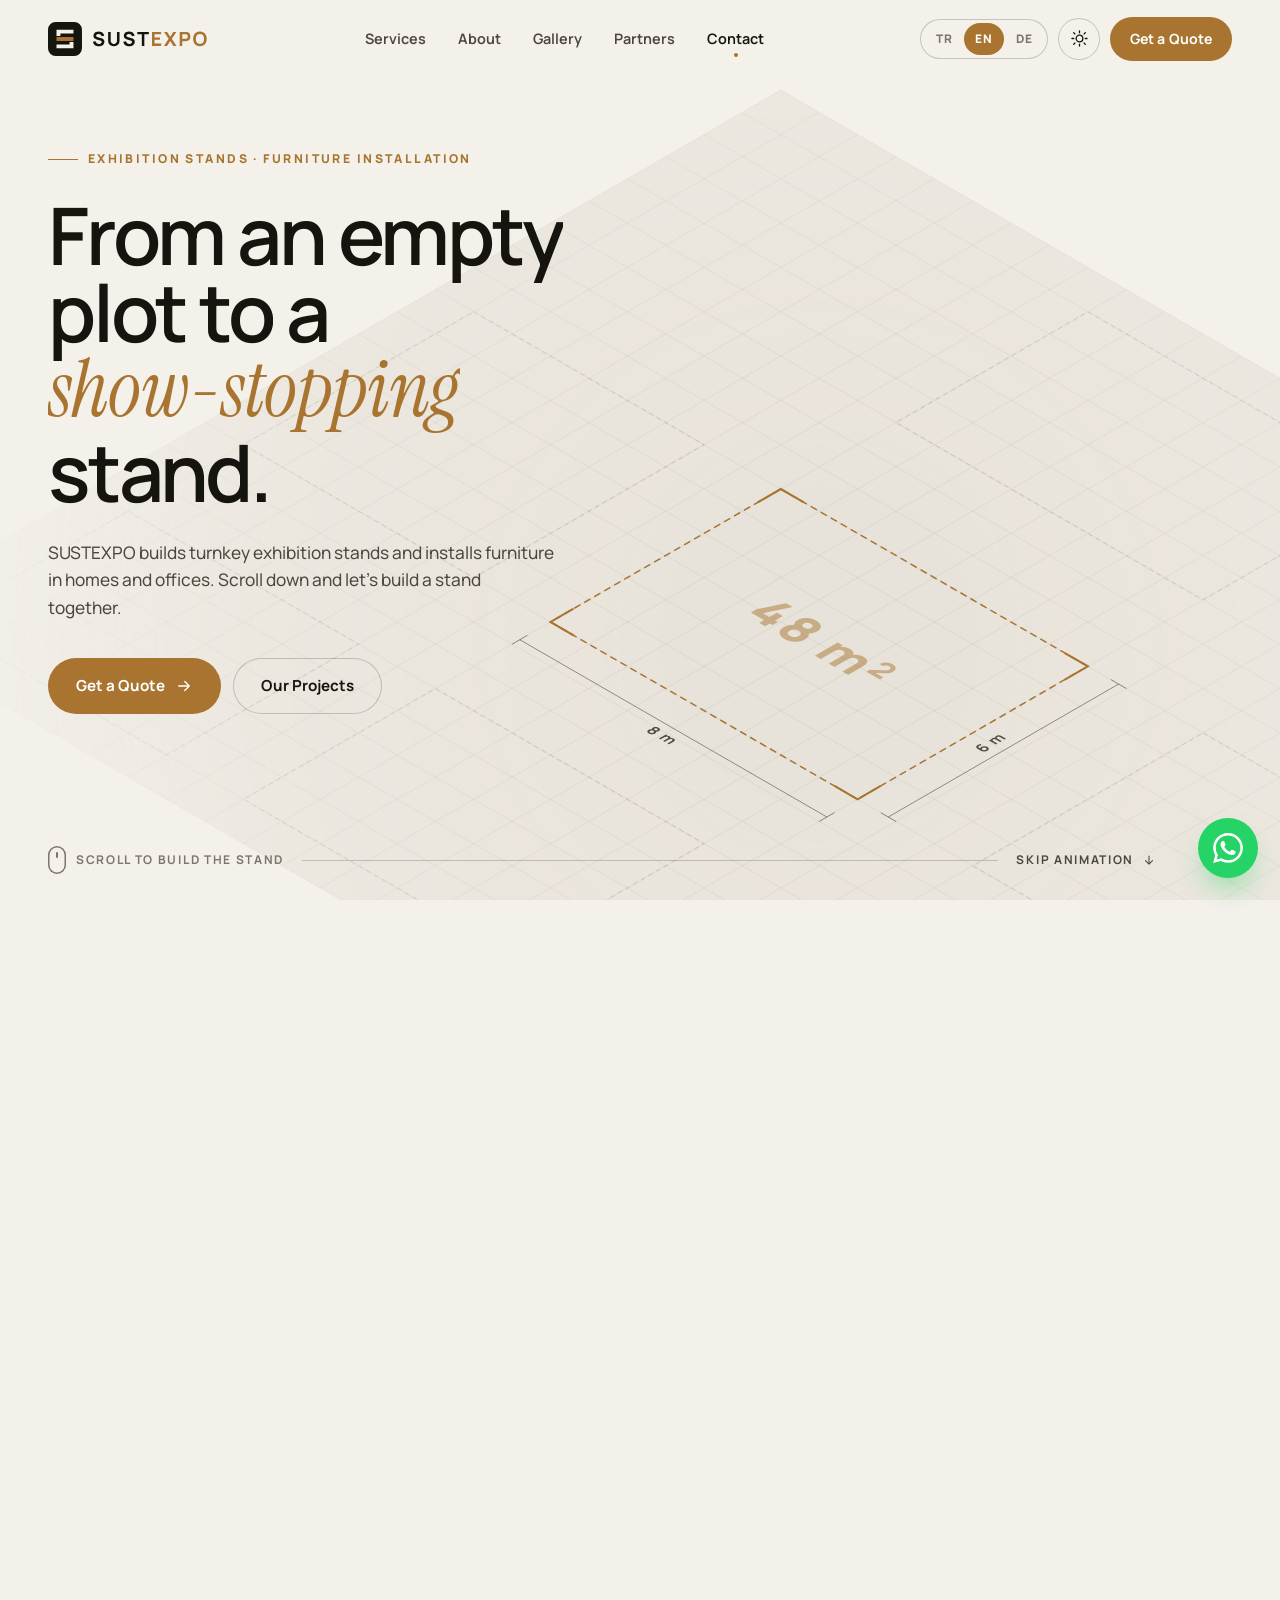
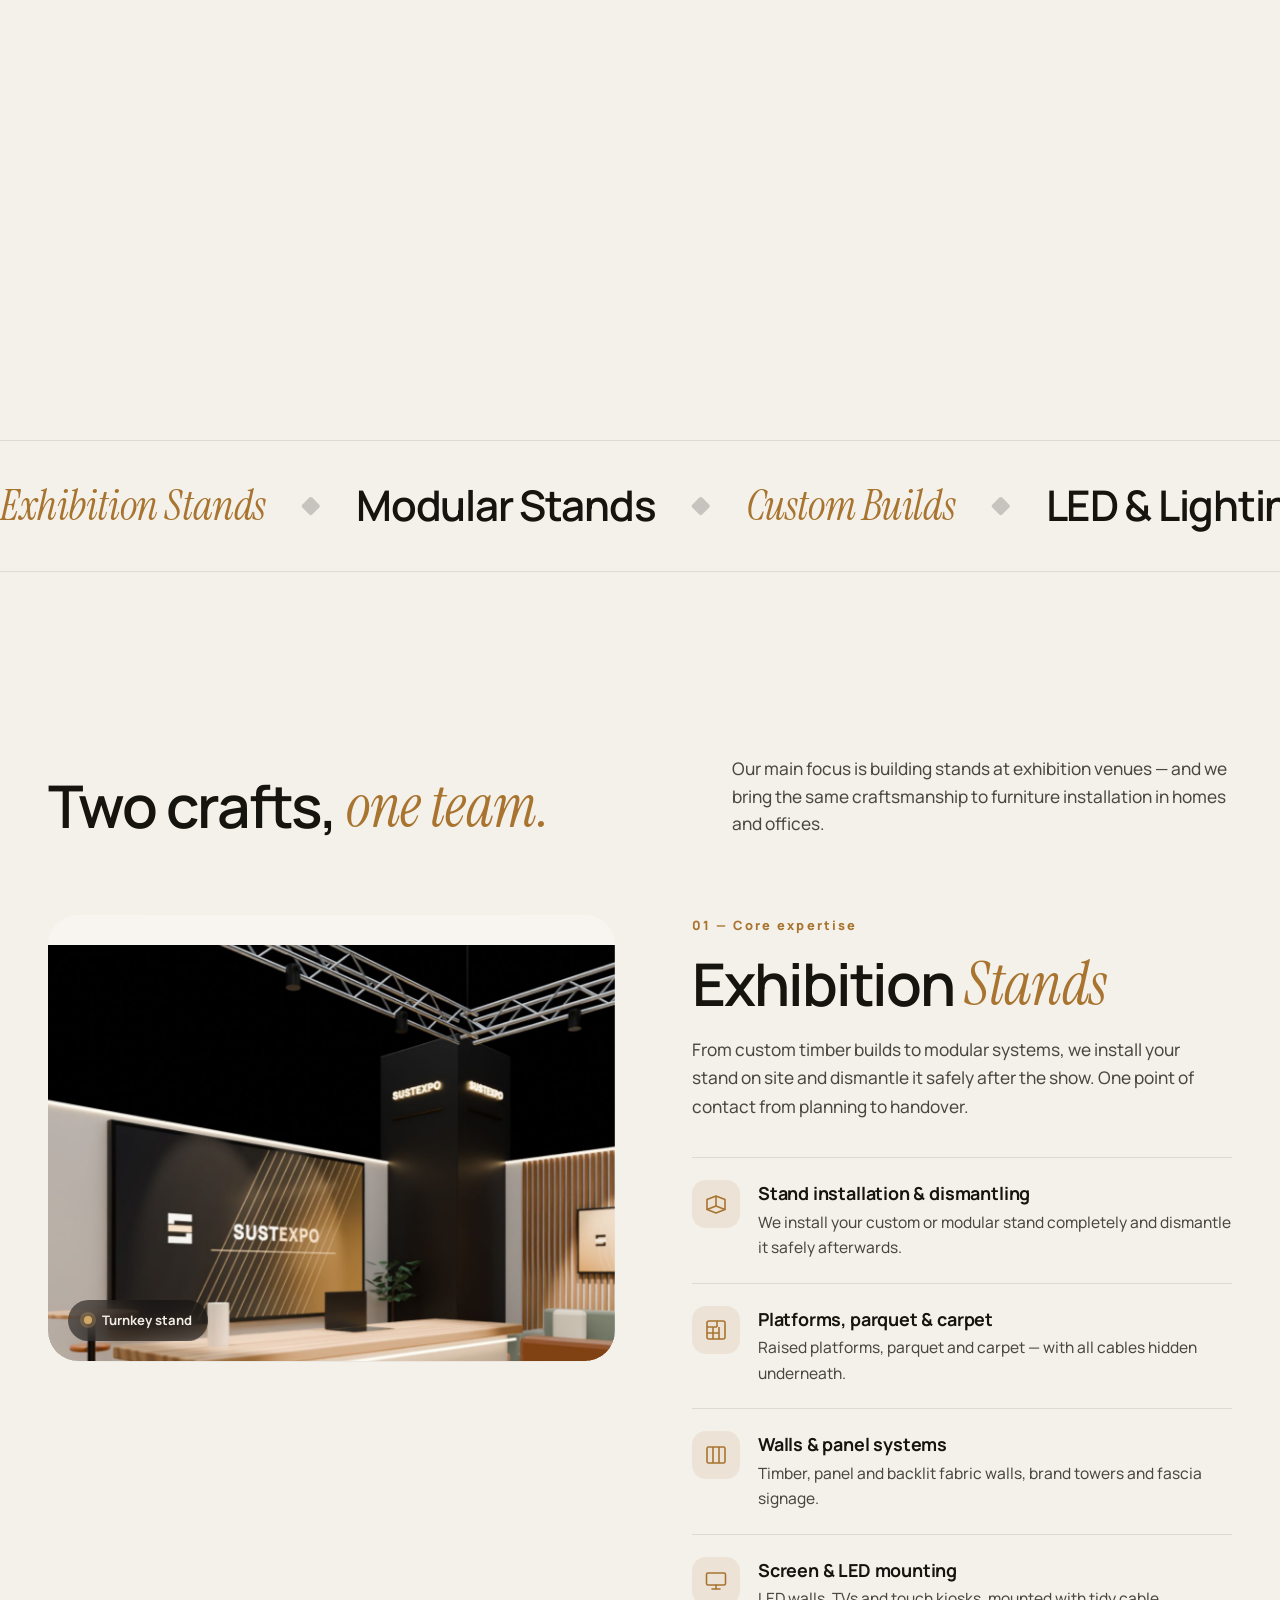
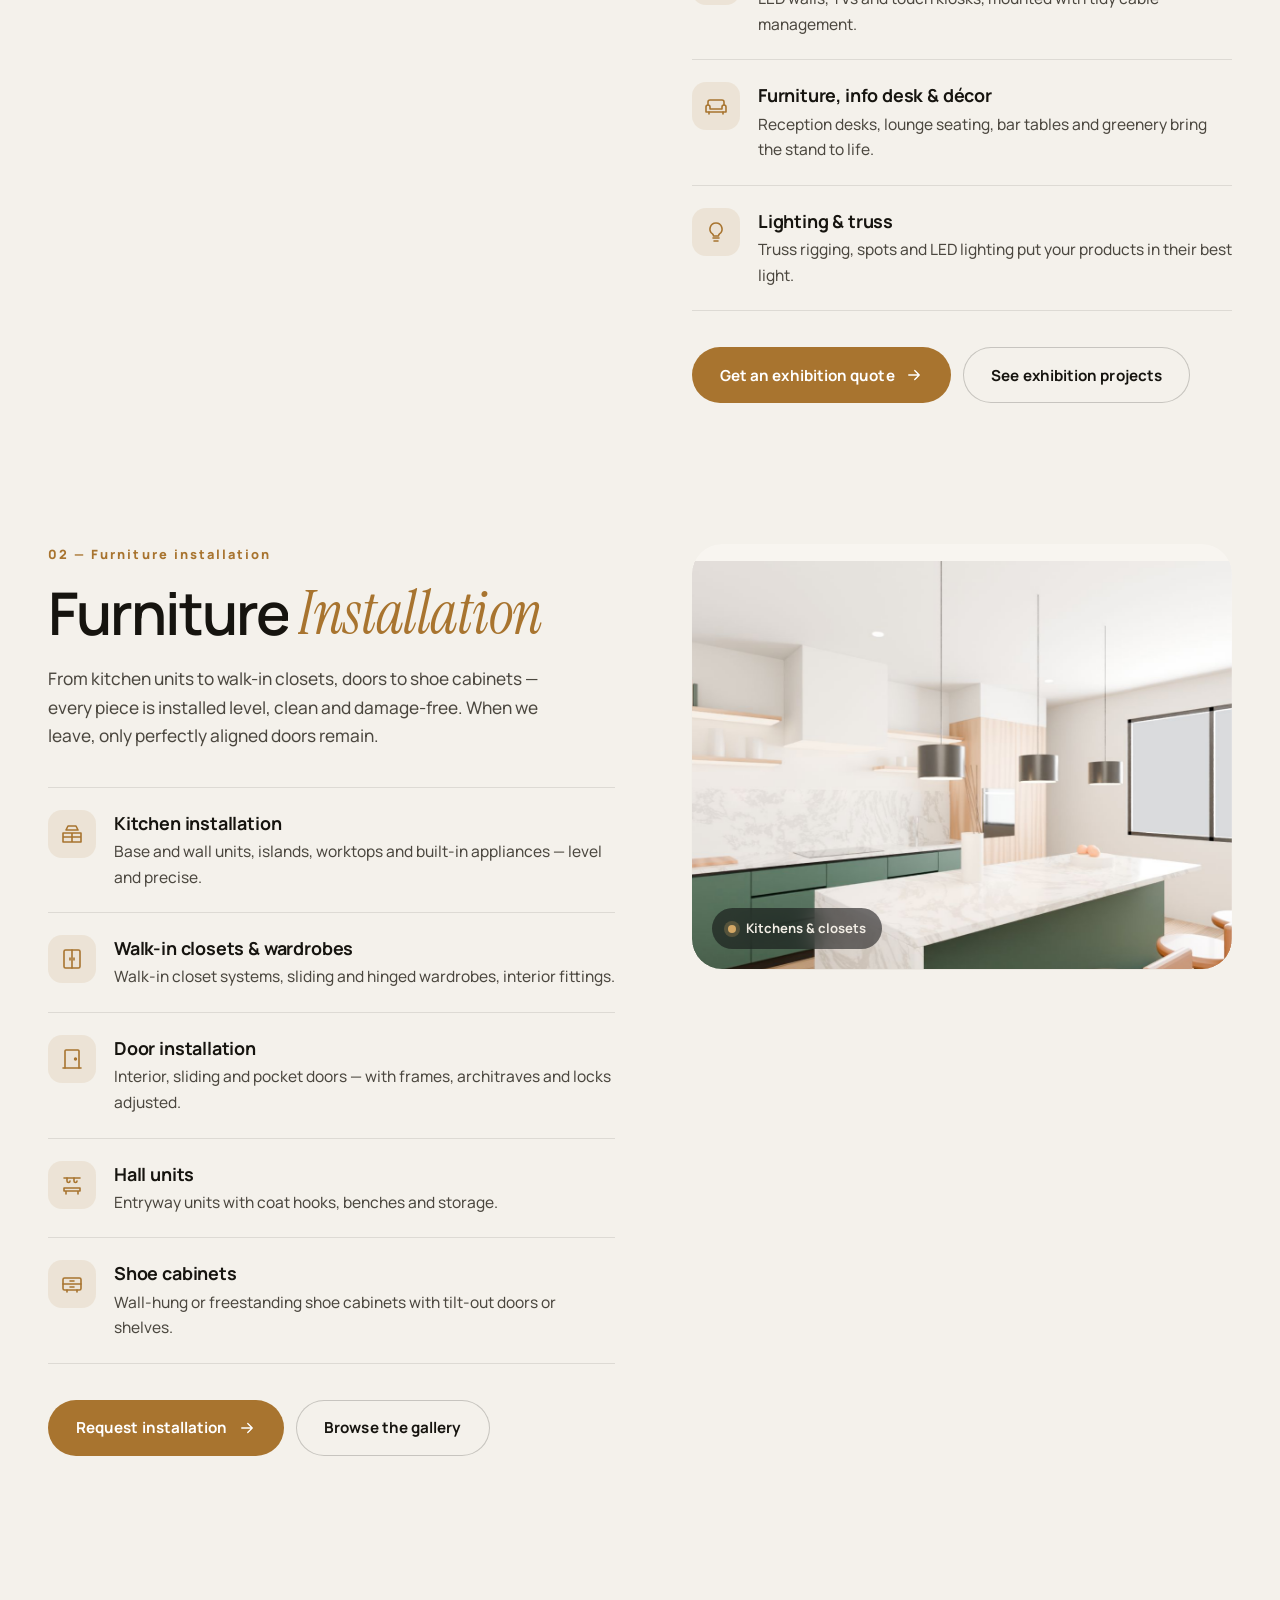
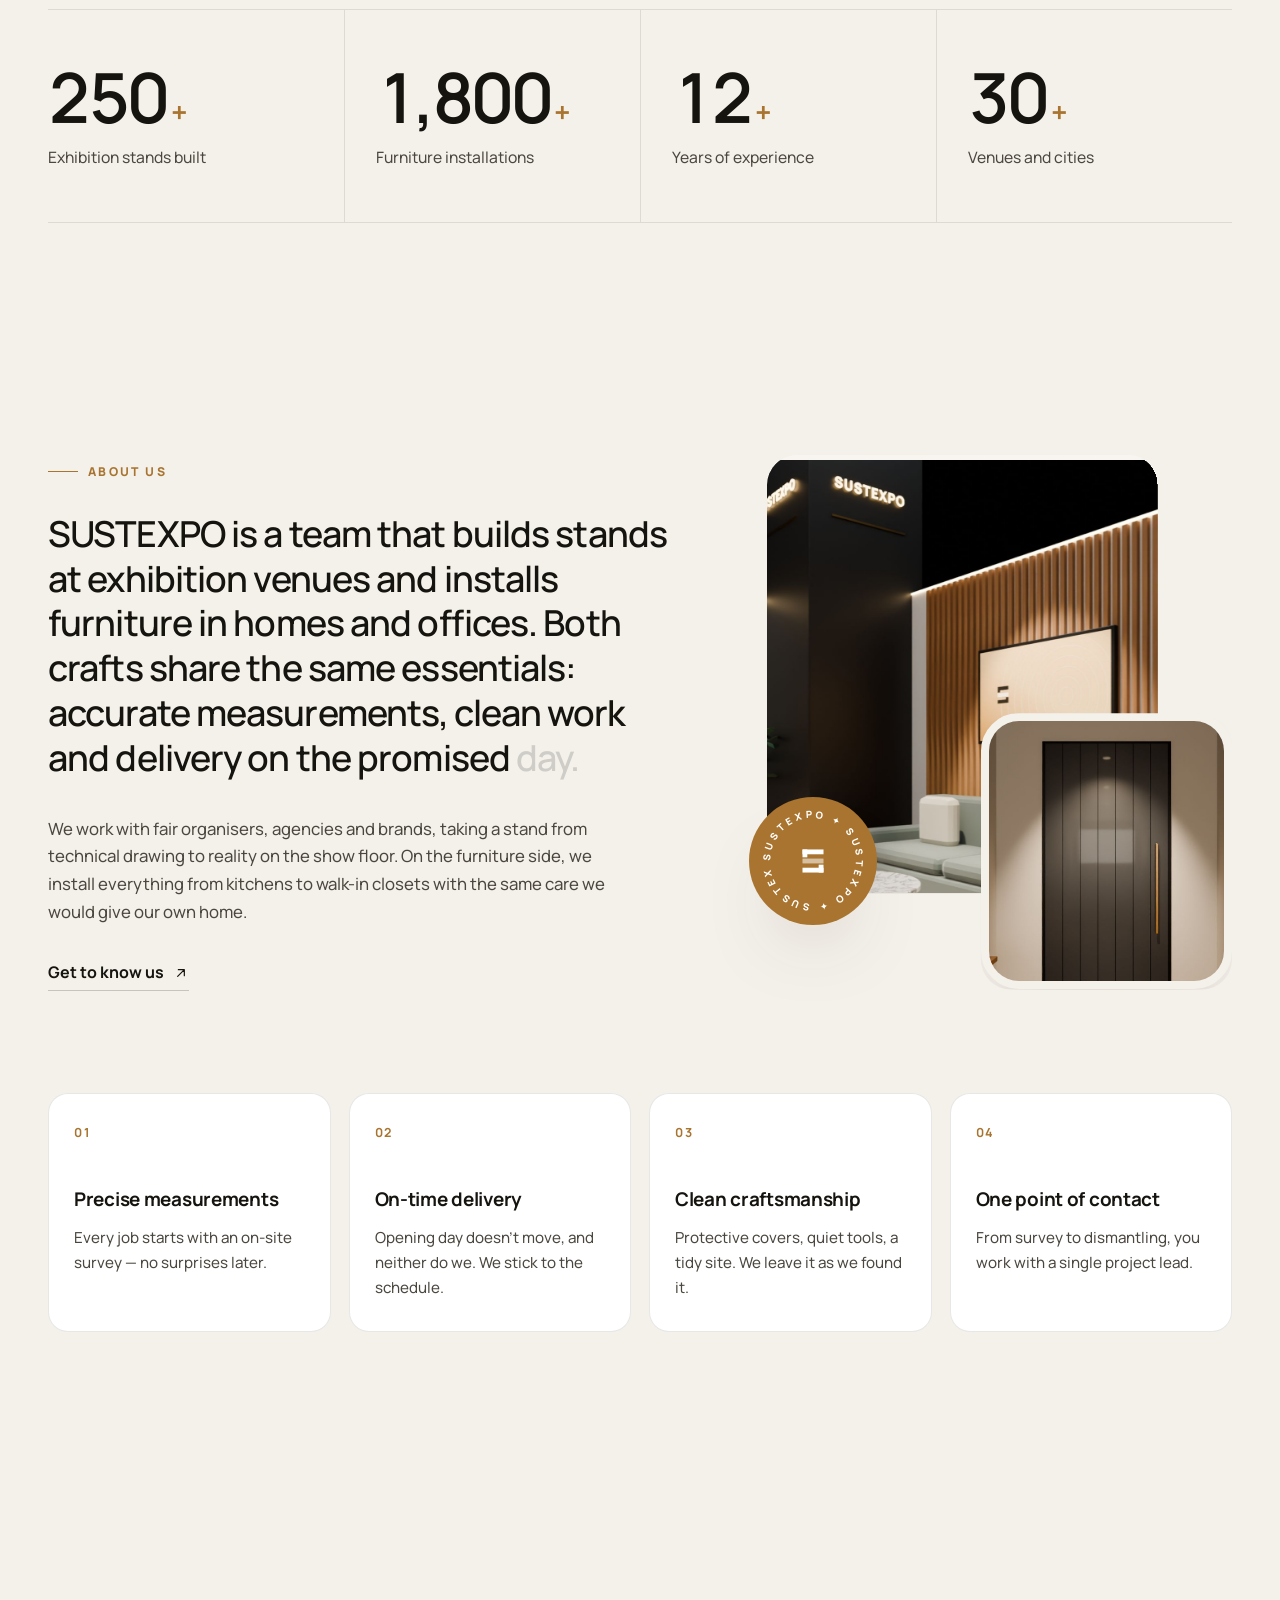
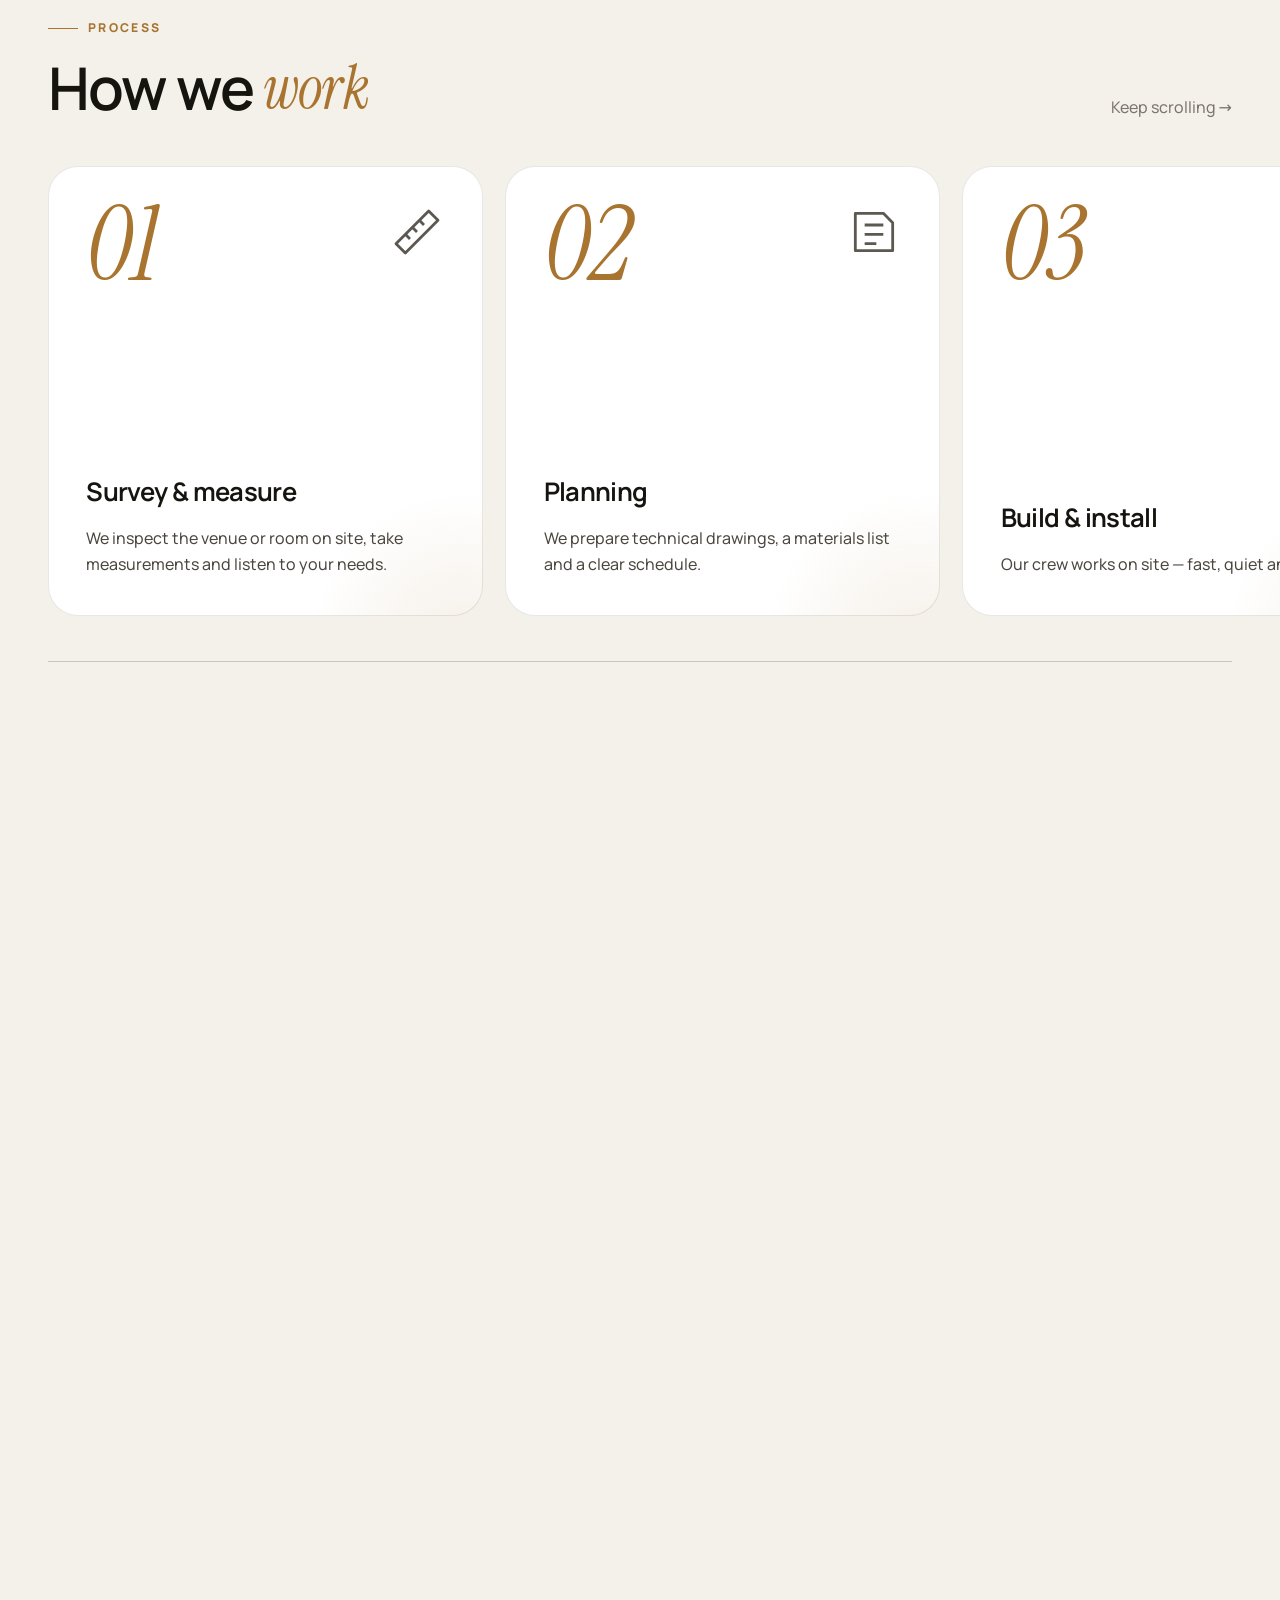
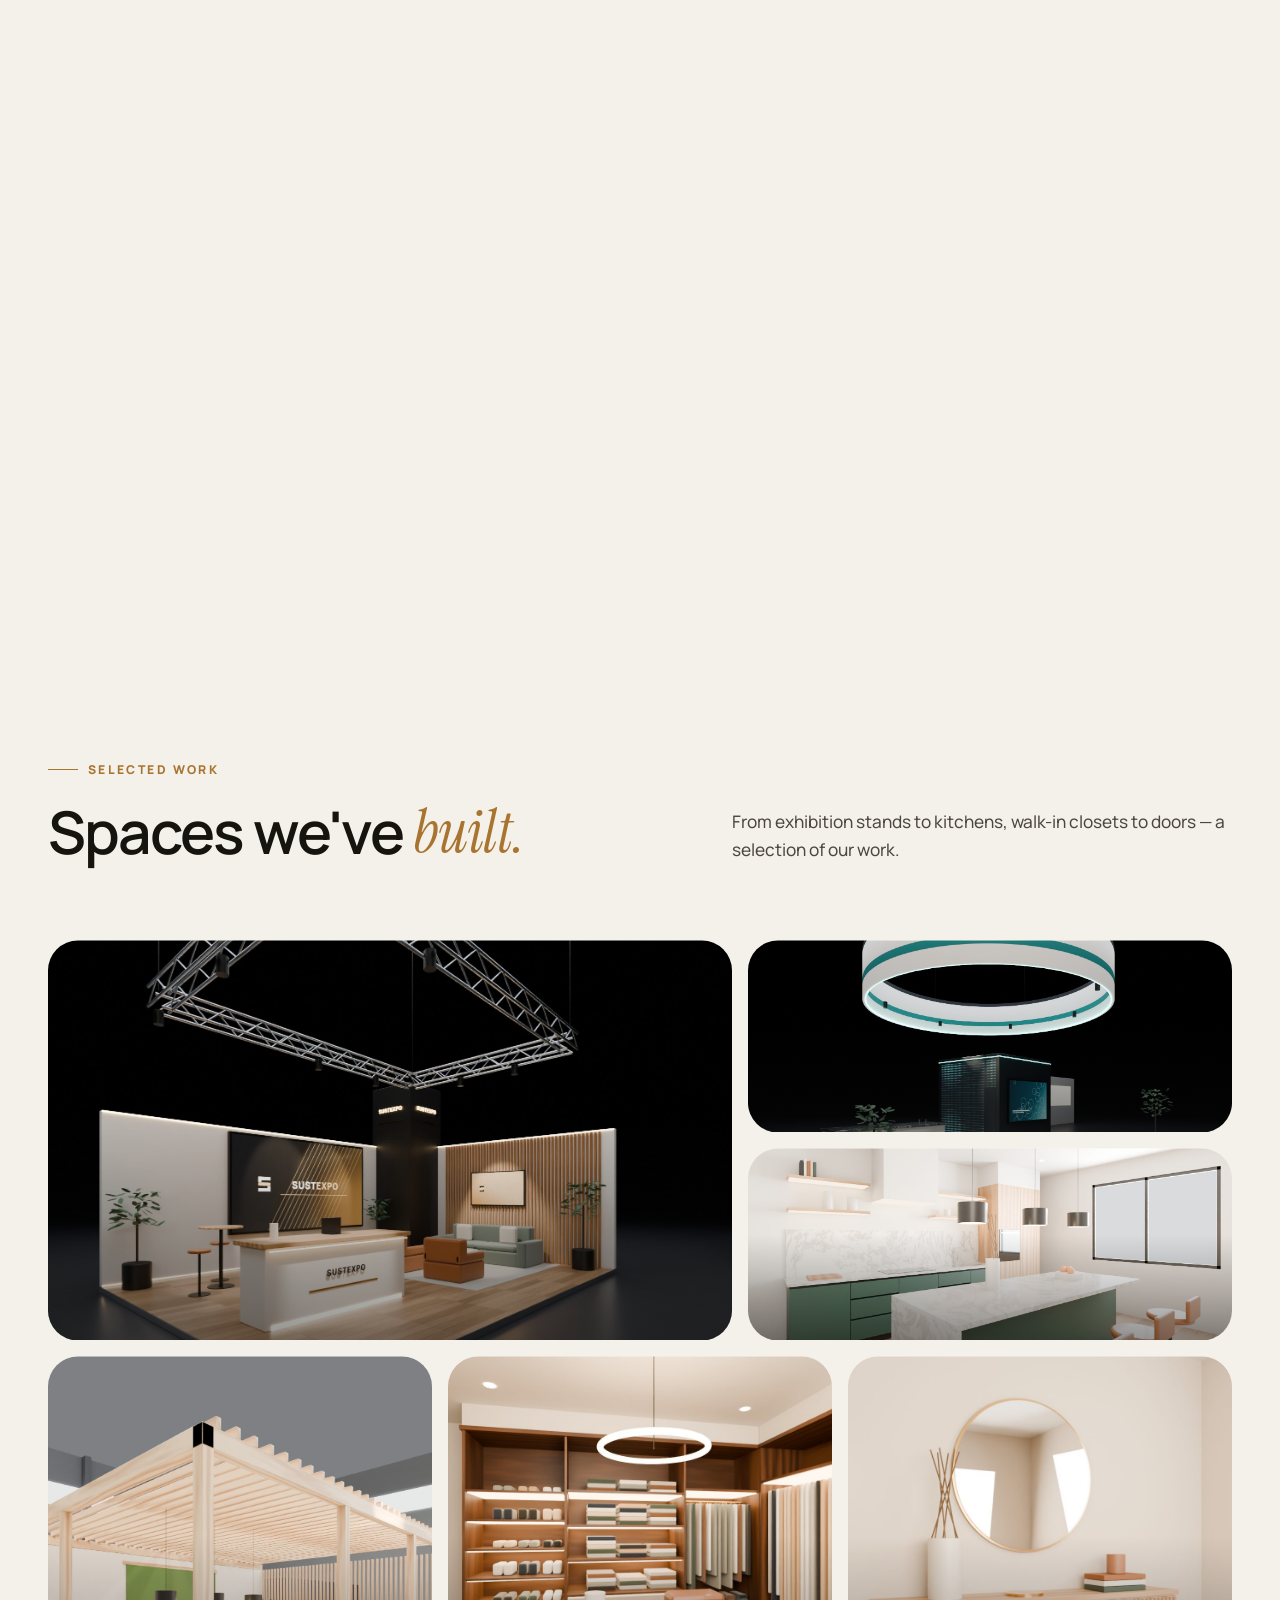
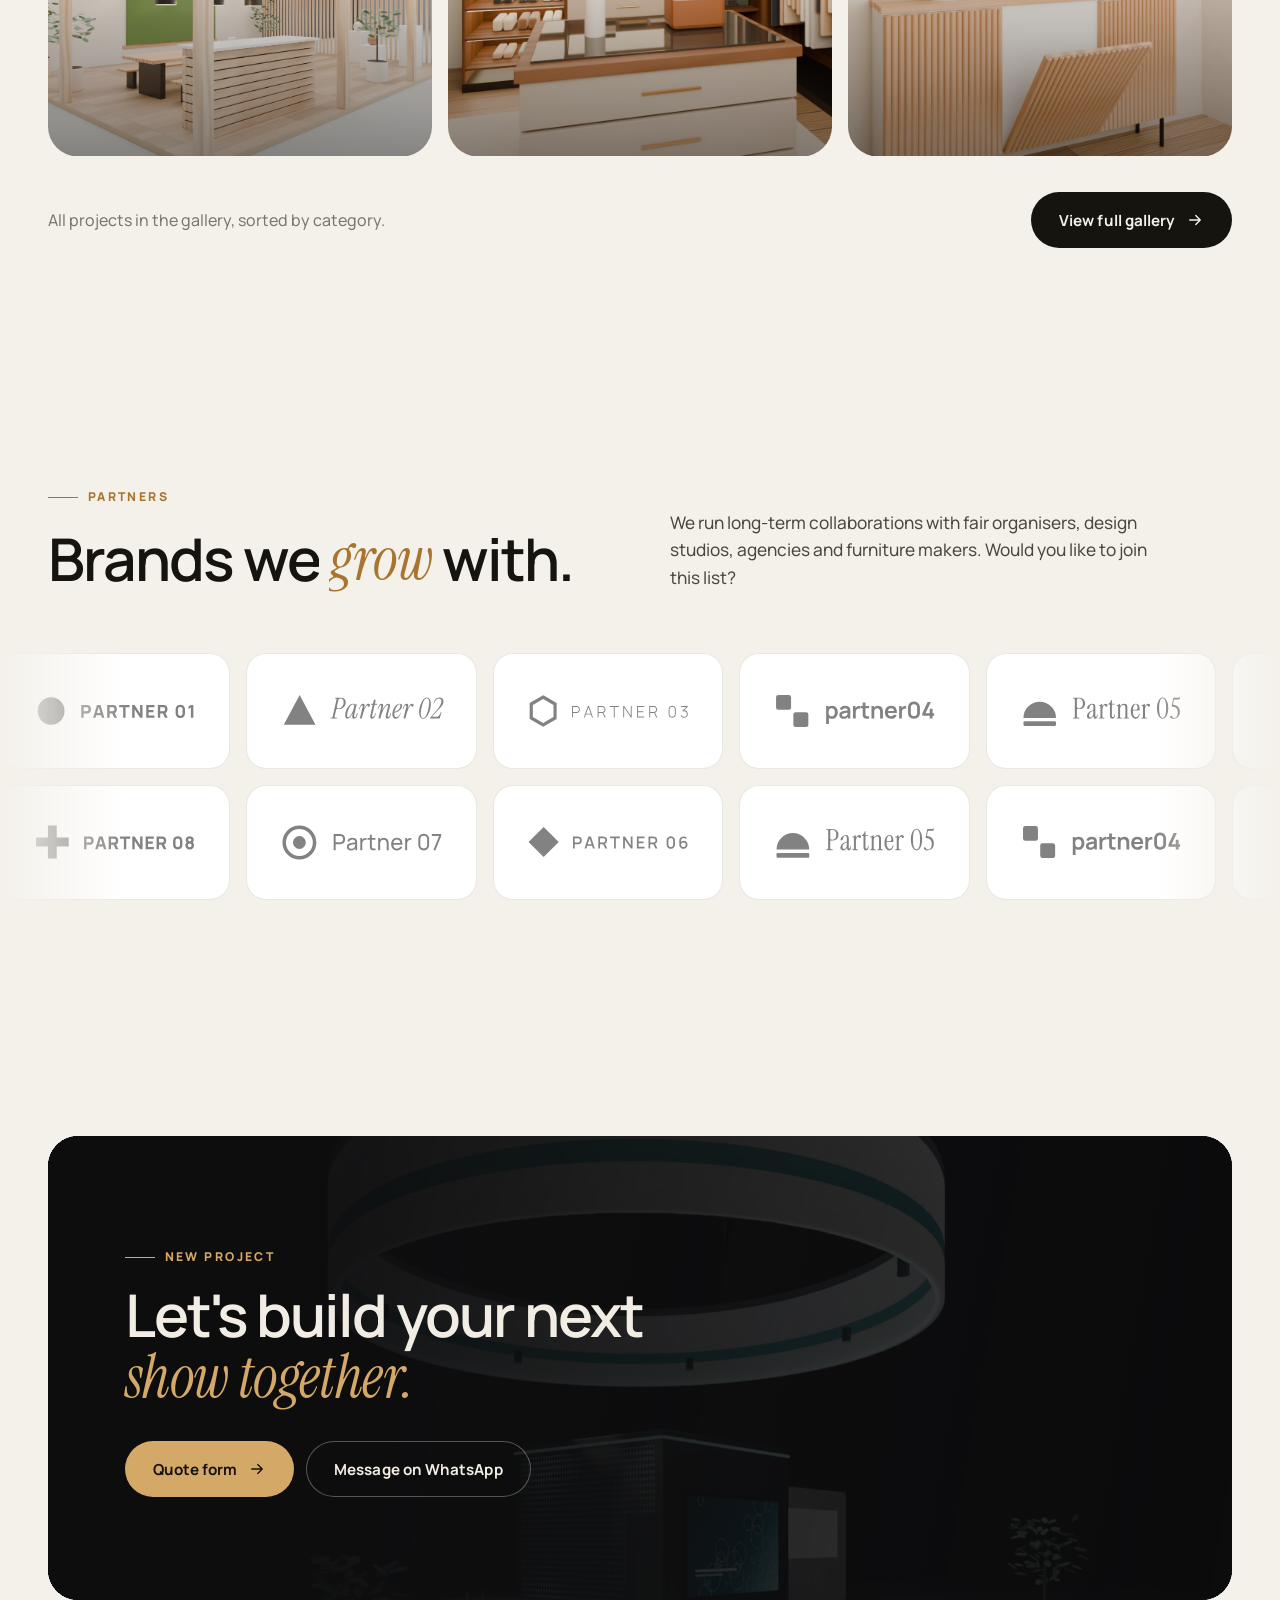
<file: index.html>
<!doctype html>
<!--
  =====================================================================
  SUSTEXPO — Ana sayfa
  ---------------------------------------------------------------------
  DÜZENLEME İPUÇLARI (ayrıntılar: NASIL-DUZENLENIR.txt)
  • Değiştirmeniz gereken yerler "[DÜZENLE]" notuyla işaretlidir (Ctrl+F).
  • Her metin üç dilde yan yana yazılıdır:
        <span lang="tr">Türkçe</span>
        <span lang="en">English</span>
        <span lang="de">Deutsch</span>
    Bir metni değiştirirken üç dilini de güncelleyin.
  • Etiket içine yazılamayan metinler (sekme başlığı, kutu içi silik
    yazılar) data-tr / data-en / data-de ile yazılır.
  • data-default-lang="en": ziyaretçinin tarayıcı dili TR/EN/DE değilse
    açılacak dil. Türkçe açılsın isterseniz "tr" yapın.
  =====================================================================
-->
<html lang="tr" data-lang="tr" data-theme="dark" data-langs="tr,en,de" data-default-lang="en">
<head>
  <meta charset="utf-8">
  <meta name="viewport" content="width=device-width, initial-scale=1, viewport-fit=cover">
  <title data-tr="SUSTEXPO — Fuar Stand Kurulumu ve Mobilya Montajı" data-en="SUSTEXPO — Exhibition Stands & Furniture Installation" data-de="SUSTEXPO — Messestandbau & Möbelmontage">SUSTEXPO — Fuar Stand Kurulumu ve Mobilya Montajı</title>
  <meta name="description" content="SUSTEXPO; fuar alanlarında anahtar teslim stand kurulumu ve mutfak, giyinme odası, kapı, vestiyer, ayakkabılık montajı yapar."
        data-tr="SUSTEXPO; fuar alanlarında anahtar teslim stand kurulumu ve mutfak, giyinme odası, kapı, vestiyer, ayakkabılık montajı yapar."
        data-en="SUSTEXPO builds turnkey exhibition stands and installs kitchens, walk-in closets, doors, hall units and shoe cabinets."
        data-de="SUSTEXPO baut schlüsselfertige Messestände und montiert Küchen, Ankleidezimmer, Türen, Garderoben und Schuhschränke.">
  <meta name="theme-color" content="#0E0E0F">
  <meta property="og:type" content="website">
  <meta property="og:title" content="SUSTEXPO — Fuar Stand Kurulumu ve Mobilya Montajı">
  <meta property="og:description" content="Boş bir alandan göz alıcı bir standa. Fuar stand kurulumu ve mobilya montajı.">
  <!-- [DÜZENLE] Siteyi yayına aldığınızda başına alan adınızı yazın: https://www.siteniz.com/assets/images/site/og-image.jpg -->
  <meta property="og:image" content="assets/images/site/og-image.jpg">
  <link rel="icon" href="assets/images/favicon.svg" type="image/svg+xml">
  <link rel="icon" href="assets/images/favicon-32.png" type="image/png" sizes="32x32">
  <link rel="apple-touch-icon" href="assets/images/apple-touch-icon.png">
  <link rel="stylesheet" href="assets/css/style.css">
  <script src="assets/js/head.js"></script>
</head>
<body>
  <a class="skip-link" href="#hizmetler"><span lang="tr">İçeriğe geç</span><span lang="en">Skip to content</span><span lang="de">Zum Inhalt</span></a>

  <!-- Açılış animasyonu -->
  <div class="preloader" aria-hidden="true">
    <div class="preloader__mark">
      <svg viewBox="0 0 40 40"><rect x="10" y="9" width="20" height="4.6" fill="currentColor"/><rect x="10" y="9" width="4.6" height="7.5" fill="currentColor"/><rect x="10" y="17.7" width="20" height="4.6" fill="var(--accent)"/><rect x="25.4" y="23.5" width="4.6" height="7.5" fill="currentColor"/><rect x="10" y="26.4" width="20" height="4.6" fill="currentColor"/></svg>
      <div class="preloader__word"><span>SUST<b>EXPO</b></span></div>
    </div>
  </div>
  <div class="scroll-line" aria-hidden="true"></div>
  <div class="cursor" aria-hidden="true">
    <div class="cursor__ring"><span class="cursor__label"><span lang="tr">Görüntüle</span><span lang="en">View</span><span lang="de">Ansehen</span></span></div>
    <div class="cursor__dot"></div>
  </div>

  <!-- ================================================================ ÜST MENÜ -->
  <header class="header">
    <div class="container header__inner">
      <a class="brand" href="#top" aria-label="SUSTEXPO">
        <!-- [DÜZENLE] Kendi logonuz için bu iki dosyayı değiştirin (koyu zemin / açık zemin) -->
        <img class="logo-on-dark" src="assets/images/logo-light.svg" alt="SUSTEXPO" width="190" height="40">
        <img class="logo-on-light" src="assets/images/logo-dark.svg" alt="SUSTEXPO" width="190" height="40">
      </a>
      <nav class="nav" aria-label="Ana menü">
        <a href="#hizmetler"><span lang="tr">Hizmetler</span><span lang="en">Services</span><span lang="de">Leistungen</span></a>
        <a href="#hakkimizda"><span lang="tr">Hakkımızda</span><span lang="en">About</span><span lang="de">Über uns</span></a>
        <a href="galeri.html"><span lang="tr">Galeri</span><span lang="en">Gallery</span><span lang="de">Galerie</span></a>
        <a href="#is-ortaklari"><span lang="tr">İş Ortakları</span><span lang="en">Partners</span><span lang="de">Partner</span></a>
        <a href="#iletisim"><span lang="tr">İletişim</span><span lang="en">Contact</span><span lang="de">Kontakt</span></a>
      </nav>
      <div class="header__tools">
        <div class="lang" role="group" aria-label="Dil / Language / Sprache">
          <span class="lang__pill" aria-hidden="true"></span>
          <button type="button" data-set-lang="tr" aria-pressed="true" title="Türkçe">TR</button>
          <button type="button" data-set-lang="en" aria-pressed="false" title="English">EN</button>
          <button type="button" data-set-lang="de" aria-pressed="false" title="Deutsch">DE</button>
        </div>
        <button type="button" class="icon-btn theme-toggle" data-tr="Temayı değiştir" data-en="Switch theme" data-de="Design wechseln" aria-label="Temayı değiştir">
          <svg class="i-moon" viewBox="0 0 24 24" fill="none" stroke="currentColor" stroke-width="1.7" stroke-linecap="round" stroke-linejoin="round"><path d="M20.5 14.2A8.5 8.5 0 1 1 9.8 3.5a6.8 6.8 0 0 0 10.7 10.7z"/></svg>
          <svg class="i-sun" viewBox="0 0 24 24" fill="none" stroke="currentColor" stroke-width="1.7" stroke-linecap="round"><circle cx="12" cy="12" r="4.2"/><path d="M12 2.5v2.2M12 19.3v2.2M4.6 4.6l1.6 1.6M17.8 17.8l1.6 1.6M2.5 12h2.2M19.3 12h2.2M4.6 19.4l1.6-1.6M17.8 6.2l1.6-1.6"/></svg>
        </button>
        <a class="btn btn--accent btn--sm header__cta" href="#iletisim"><span lang="tr">Teklif Al</span><span lang="en">Get a Quote</span><span lang="de">Angebot</span></a>
        <button type="button" class="icon-btn menu-btn" aria-expanded="false" data-tr="Menü" data-en="Menu" data-de="Menü" aria-label="Menü"><span></span><span></span></button>
      </div>
    </div>
  </header>

  <!-- Mobil menü -->
  <div class="mnav">
    <ul class="mnav__links">
      <li><a href="#hizmetler"><small>01</small><span lang="tr">Hizmetler</span><span lang="en">Services</span><span lang="de">Leistungen</span></a></li>
      <li><a href="#hakkimizda"><small>02</small><span lang="tr">Hakkımızda</span><span lang="en">About</span><span lang="de">Über uns</span></a></li>
      <li><a href="galeri.html"><small>03</small><span lang="tr">Galeri</span><span lang="en">Gallery</span><span lang="de">Galerie</span></a></li>
      <li><a href="#is-ortaklari"><small>04</small><span lang="tr">İş Ortakları</span><span lang="en">Partners</span><span lang="de">Partner</span></a></li>
      <li><a href="#iletisim"><small>05</small><span lang="tr">İletişim</span><span lang="en">Contact</span><span lang="de">Kontakt</span></a></li>
    </ul>
    <div class="mnav__foot">
      <div class="lang" role="group" aria-label="Dil / Language / Sprache">
        <span class="lang__pill" aria-hidden="true"></span>
        <button type="button" data-set-lang="tr" aria-pressed="true">TR</button>
        <button type="button" data-set-lang="en" aria-pressed="false">EN</button>
        <button type="button" data-set-lang="de" aria-pressed="false">DE</button>
      </div>
      <button type="button" class="icon-btn theme-toggle" data-tr="Temayı değiştir" data-en="Switch theme" data-de="Design wechseln" aria-label="Temayı değiştir">
        <svg class="i-moon" viewBox="0 0 24 24" fill="none" stroke="currentColor" stroke-width="1.7" stroke-linecap="round" stroke-linejoin="round"><path d="M20.5 14.2A8.5 8.5 0 1 1 9.8 3.5a6.8 6.8 0 0 0 10.7 10.7z"/></svg>
        <svg class="i-sun" viewBox="0 0 24 24" fill="none" stroke="currentColor" stroke-width="1.7" stroke-linecap="round"><circle cx="12" cy="12" r="4.2"/><path d="M12 2.5v2.2M12 19.3v2.2M4.6 4.6l1.6 1.6M17.8 17.8l1.6 1.6M2.5 12h2.2M19.3 12h2.2M4.6 19.4l1.6-1.6M17.8 6.2l1.6-1.6"/></svg>
      </button>
      <a class="btn btn--accent btn--sm" href="#iletisim"><span lang="tr">Teklif Al</span><span lang="en">Get a Quote</span><span lang="de">Angebot</span></a>
    </div>
  </div>

  <main id="main">

    <!-- ================================================================
         1) KAYDIRDIKÇA KURULAN FUAR STANDI
         Animasyon assets/js/stand-builder.js dosyasındadır.
         Aşağıdaki metinleri (başlık ve 8 adım) buradan değiştirebilirsiniz.
         ================================================================ -->
    <section class="build" id="top" data-build>
      <div class="build__sticky">
        <canvas class="build__canvas" aria-hidden="true"></canvas>

        <div class="build__hero">
          <div class="container">
            <div class="build__hero-inner">
              <p class="eyebrow" data-reveal="fade" style="--d:650"><span lang="tr">Fuar Stand Kurulumu · Mobilya Montajı</span><span lang="en">Exhibition Stands · Furniture Installation</span><span lang="de">Messestandbau · Möbelmontage</span></p>
              <h1 class="display" data-split style="--d:700">
                <span lang="tr">Boş bir alandan <em>göz alıcı</em> bir standa.</span>
                <span lang="en">From an empty plot to a <em>show-stopping</em> stand.</span>
                <span lang="de">Von der leeren Fläche zum <em>Messestand,</em> der begeistert.</span>
              </h1>
              <p class="lead" data-reveal style="--d:1000">
                <span lang="tr">SUSTEXPO; fuar alanlarında anahtar teslim stand kurar, evlerde ve ofislerde mobilya montajı yapar. Aşağı kaydırın, standı birlikte kuralım.</span>
                <span lang="en">SUSTEXPO builds turnkey exhibition stands and installs furniture in homes and offices. Scroll down and let's build a stand together.</span>
                <span lang="de">SUSTEXPO baut schlüsselfertige Messestände und montiert Möbel in Wohnungen und Büros. Scrollen Sie – wir bauen gemeinsam einen Stand.</span>
              </p>
              <div class="build__cta" data-reveal style="--d:1150">
                <a class="btn btn--accent" href="#iletisim"><span lang="tr">Teklif Alın</span><span lang="en">Get a Quote</span><span lang="de">Angebot anfordern</span><svg viewBox="0 0 24 24" fill="none" stroke="currentColor" stroke-width="1.8" stroke-linecap="round" stroke-linejoin="round"><path d="M5 12h14M13 6l6 6-6 6"/></svg></a>
                <a class="btn btn--ghost" href="galeri.html"><span lang="tr">Projelerimiz</span><span lang="en">Our Projects</span><span lang="de">Unsere Projekte</span></a>
              </div>
            </div>
          </div>
        </div>

        <div class="build__panel">
          <div class="container">
            <div class="build__steps">
              <div class="build__steps-head">
                <span class="eyebrow"><span lang="tr">Bir stand nasıl kurulur?</span><span lang="en">How a stand is built</span><span lang="de">So entsteht ein Stand</span></span>
                <span class="build__count"><b data-step-count>01</b> / 08</span>
              </div>
              <ol>
                <li class="step" data-step><span class="step__num">01</span>
                  <h3 class="step__title"><span lang="tr">Alan</span><span lang="en">The plot</span><span lang="de">Die Fläche</span></h3>
                  <p class="step__desc"><span lang="tr">Fuar alanında size ayrılan boş metrekare ölçülür ve işaretlenir.</span><span lang="en">The empty floor space allocated at the fair is measured and marked out.</span><span lang="de">Die zugeteilte Messefläche wird vermessen und markiert.</span></p></li>
                <li class="step" data-step><span class="step__num">02</span>
                  <h3 class="step__title"><span lang="tr">Zemin &amp; parke</span><span lang="en">Floor &amp; parquet</span><span lang="de">Boden &amp; Parkett</span></h3>
                  <p class="step__desc"><span lang="tr">Yükseltilmiş platform kurulur, parkeler tek tek döşenir; kablolar zeminin altına gizlenir.</span><span lang="en">A raised platform goes in and the parquet is laid plank by plank, with cables hidden below.</span><span lang="de">Das Podest wird gebaut und das Parkett Diele für Diele verlegt – Kabel verschwinden darunter.</span></p></li>
                <li class="step" data-step><span class="step__num">03</span>
                  <h3 class="step__title"><span lang="tr">Duvarlar</span><span lang="en">Walls</span><span lang="de">Wände</span></h3>
                  <p class="step__desc"><span lang="tr">Panel duvarlar, ahşap çıtalar ve logolu marka kulesi yükselir.</span><span lang="en">Panel walls, timber slats and the branded tower go up.</span><span lang="de">Wandpaneele, Holzlamellen und der Markenturm werden aufgestellt.</span></p></li>
                <li class="step" data-step><span class="step__num">04</span>
                  <h3 class="step__title"><span lang="tr">Ekranlar</span><span lang="en">Screens</span><span lang="de">Bildschirme</span></h3>
                  <p class="step__desc"><span lang="tr">LED ekran ve TV'ler monte edilir, kablolaması yapılır ve devreye alınır.</span><span lang="en">The LED wall and TVs are mounted, wired and switched on.</span><span lang="de">LED-Wand und Bildschirme werden montiert, verkabelt und eingeschaltet.</span></p></li>
                <li class="step" data-step><span class="step__num">05</span>
                  <h3 class="step__title"><span lang="tr">Oturma alanı</span><span lang="en">Lounge</span><span lang="de">Lounge</span></h3>
                  <p class="step__desc"><span lang="tr">Halı, kanepe, berjerler ve sehpayla misafir alanı hazırlanır.</span><span lang="en">Rug, sofa, armchairs and coffee table create the guest area.</span><span lang="de">Teppich, Sofa, Sessel und Couchtisch bilden den Gästebereich.</span></p></li>
                <li class="step" data-step><span class="step__num">06</span>
                  <h3 class="step__title"><span lang="tr">Info desk</span><span lang="en">Info desk</span><span lang="de">Infotheke</span></h3>
                  <p class="step__desc"><span lang="tr">Logolu karşılama bankosu, bar masası ve tabureler yerleşir.</span><span lang="en">The branded reception counter, bar table and stools are placed.</span><span lang="de">Empfangstheke mit Logo, Stehtisch und Hocker werden platziert.</span></p></li>
                <li class="step" data-step><span class="step__num">07</span>
                  <h3 class="step__title"><span lang="tr">Aydınlatma</span><span lang="en">Lighting</span><span lang="de">Beleuchtung</span></h3>
                  <p class="step__desc"><span lang="tr">Truss sistemi asılır; spotlar ve LED şeritler yanar.</span><span lang="en">The truss is rigged; spotlights and LED strips switch on.</span><span lang="de">Die Traverse wird abgehängt; Spots und LED-Leisten gehen an.</span></p></li>
                <li class="step" data-step><span class="step__num">08</span>
                  <h3 class="step__title"><span lang="tr">Teslim</span><span lang="en">Handover</span><span lang="de">Übergabe</span></h3>
                  <p class="step__desc"><span lang="tr">Son kontroller yapılır, stand fuar açılışına hazır.</span><span lang="en">Final checks are done — the stand is ready for opening day.</span><span lang="de">Letzte Kontrollen – der Stand ist bereit für die Eröffnung.</span></p></li>
              </ol>
            </div>
          </div>
        </div>

        <div class="build__final">
          <div class="container">
            <div class="build__final-inner">
              <span class="eyebrow"><span lang="tr">Anahtar teslim</span><span lang="en">Turnkey</span><span lang="de">Schlüsselfertig</span></span>
              <h2 class="h2"><span lang="tr">Stand hazır. <em>Sıra sizin fuarınızda.</em></span><span lang="en">Stand ready. <em>Your show is next.</em></span><span lang="de">Stand fertig. <em>Jetzt kommt Ihre Messe.</em></span></h2>
              <p><span lang="tr">Çizimden söküme kadar tüm süreci tek ekip olarak yönetiyoruz. Bir sonraki fuarınızın tarihini ve metrekaresini yazın, size dönelim.</span><span lang="en">From drawings to dismantling, one team handles it all. Send us the date and floor space of your next show and we'll get back to you.</span><span lang="de">Von der Zeichnung bis zum Abbau – alles aus einer Hand. Nennen Sie uns Termin und Fläche Ihrer nächsten Messe, wir melden uns.</span></p>
              <a class="btn btn--accent" href="#iletisim"><span lang="tr">Fuar teklifi alın</span><span lang="en">Get an exhibition quote</span><span lang="de">Messeangebot anfordern</span><svg viewBox="0 0 24 24" fill="none" stroke="currentColor" stroke-width="1.8" stroke-linecap="round" stroke-linejoin="round"><path d="M5 12h14M13 6l6 6-6 6"/></svg></a>
            </div>
          </div>
        </div>

        <div class="build__bar">
          <span class="build__hint"><span class="mouse" aria-hidden="true"></span><span lang="tr">Standı kurmak için kaydırın</span><span lang="en">Scroll to build the stand</span><span lang="de">Scrollen, um den Stand zu bauen</span></span>
          <div class="build__progress" aria-hidden="true"><span></span></div>
          <a class="build__skip" href="#hizmetler"><span><span lang="tr">Animasyonu geç</span><span lang="en">Skip animation</span><span lang="de">Animation überspringen</span></span><svg viewBox="0 0 24 24" fill="none" stroke="currentColor" stroke-width="1.8" stroke-linecap="round" stroke-linejoin="round"><path d="M12 5v14M6 13l6 6 6-6"/></svg></a>
        </div>
      </div>
    </section>

    <!-- ================================================================ 2) KAYAN BANT -->
    <div class="marquee" aria-hidden="true">
      <div class="marquee__track">
        <div class="marquee__group">
          <span class="marquee__item"><span lang="tr">Fuar Standı</span><span lang="en">Exhibition Stands</span><span lang="de">Messestände</span></span>
          <span class="marquee__item"><span lang="tr">Modüler Stand</span><span lang="en">Modular Stands</span><span lang="de">Systemstände</span></span>
          <span class="marquee__item"><span lang="tr">Özel Tasarım</span><span lang="en">Custom Builds</span><span lang="de">Individualbau</span></span>
          <span class="marquee__item"><span lang="tr">LED &amp; Aydınlatma</span><span lang="en">LED &amp; Lighting</span><span lang="de">LED &amp; Licht</span></span>
          <span class="marquee__item"><span lang="tr">Mutfak</span><span lang="en">Kitchens</span><span lang="de">Küchen</span></span>
          <span class="marquee__item"><span lang="tr">Giyinme Odası</span><span lang="en">Walk-in Closets</span><span lang="de">Ankleidezimmer</span></span>
          <span class="marquee__item"><span lang="tr">Kapı</span><span lang="en">Doors</span><span lang="de">Türen</span></span>
          <span class="marquee__item"><span lang="tr">Vestiyer</span><span lang="en">Hall Units</span><span lang="de">Garderoben</span></span>
          <span class="marquee__item"><span lang="tr">Ayakkabılık</span><span lang="en">Shoe Cabinets</span><span lang="de">Schuhschränke</span></span>
          <span class="marquee__item"><span lang="tr">Anahtar Teslim</span><span lang="en">Turnkey</span><span lang="de">Schlüsselfertig</span></span>
        </div>
      </div>
    </div>

    <!-- ================================================================ 3) HİZMETLER -->
    <section class="section" id="hizmetler">
      <div class="container">
        <div class="section-head">
          <div>
            <p class="eyebrow" data-reveal="fade"><span lang="tr">Hizmetlerimiz</span><span lang="en">What we do</span><span lang="de">Leistungen</span></p>
            <h2 class="h2" data-split><span lang="tr">İki uzmanlık, <em>tek ekip.</em></span><span lang="en">Two crafts, <em>one team.</em></span><span lang="de">Zwei Gewerke, <em>ein Team.</em></span></h2>
          </div>
          <p class="lead" data-reveal style="--d:150"><span lang="tr">Ağırlıklı olarak fuar alanlarında stand kuruyoruz; aynı ustalığı evlerde ve ofislerde mobilya montajına taşıyoruz.</span><span lang="en">Our main focus is building stands at exhibition venues — and we bring the same craftsmanship to furniture installation in homes and offices.</span><span lang="de">Unser Schwerpunkt ist der Standbau auf Messen – dieselbe Handwerkskunst bringen wir in die Möbelmontage für Wohnungen und Büros.</span></p>
        </div>

        <!-- 3a) Fuar stand kurulumu -->
        <div class="service">
          <div class="service__media">
            <div class="media-frame" data-reveal="clip">
              <img src="assets/images/site/hizmet-fuar.jpg" alt="" loading="lazy" data-parallax="0.08">
              <span class="media-tag"><i></i><span lang="tr">Anahtar teslim stand</span><span lang="en">Turnkey stand</span><span lang="de">Schlüsselfertiger Stand</span></span>
            </div>
          </div>
          <div>
            <span class="service__index" data-reveal="fade"><span lang="tr">01 — Ana uzmanlık</span><span lang="en">01 — Core expertise</span><span lang="de">01 — Kernkompetenz</span></span>
            <h3 class="h2 service__title" data-split><span lang="tr">Fuar Stand <em>Kurulumu</em></span><span lang="en">Exhibition <em>Stands</em></span><span lang="de"><em>Messe</em>standbau</span></h3>
            <p class="service__intro" data-reveal><span lang="tr">Özel tasarım ahşap standlardan modüler sistemlere kadar, standınızı fuar alanında eksiksiz kurar ve fuar bitiminde güvenle sökeriz. Planlamadan teslime tek muhatap: SUSTEXPO.</span><span lang="en">From custom timber builds to modular systems, we install your stand on site and dismantle it safely after the show. One point of contact from planning to handover.</span><span lang="de">Von individuellen Holzbauten bis zu Systemständen: Wir bauen Ihren Stand vor Ort auf und nach der Messe sicher wieder ab. Ein Ansprechpartner von der Planung bis zur Übergabe.</span></p>
            <ul class="svc-list">
              <li class="svc" data-reveal><span class="svc__icon"><svg viewBox="0 0 24 24" fill="none" stroke="currentColor" stroke-width="1.6" stroke-linejoin="round"><path d="M3 17.5 12 21l9-3.5-9-3.5z"/><path d="M3 17.5V7.5L12 4v10M12 4l9 3.5v10"/></svg></span>
                <h3><span lang="tr">Stand kurulumu &amp; söküm</span><span lang="en">Stand installation &amp; dismantling</span><span lang="de">Standaufbau &amp; Abbau</span></h3>
                <p><span lang="tr">Özel tasarım veya modüler standınızı eksiksiz kurar, fuar sonunda güvenle sökeriz.</span><span lang="en">We install your custom or modular stand completely and dismantle it safely afterwards.</span><span lang="de">Wir bauen Ihren individuellen oder modularen Stand komplett auf und danach sicher ab.</span></p></li>
              <li class="svc" data-reveal><span class="svc__icon"><svg viewBox="0 0 24 24" fill="none" stroke="currentColor" stroke-width="1.6" stroke-linejoin="round"><rect x="3" y="3" width="18" height="18" rx="2"/><path d="M3 9h10M13 3v6M9 9v6M3 15h12M15 9v12M9 15v6"/></svg></span>
                <h3><span lang="tr">Platform, parke &amp; halı</span><span lang="en">Platforms, parquet &amp; carpet</span><span lang="de">Podest, Parkett &amp; Teppich</span></h3>
                <p><span lang="tr">Yükseltilmiş platform, parke ve halı kaplama; kablolar zeminin altında gizli kalır.</span><span lang="en">Raised platforms, parquet and carpet — with all cables hidden underneath.</span><span lang="de">Podeste, Parkett und Teppich – alle Kabel verschwinden unsichtbar im Boden.</span></p></li>
              <li class="svc" data-reveal><span class="svc__icon"><svg viewBox="0 0 24 24" fill="none" stroke="currentColor" stroke-width="1.6" stroke-linejoin="round"><rect x="3" y="4" width="18" height="16" rx="1.5"/><path d="M9 4v16M15 4v16"/></svg></span>
                <h3><span lang="tr">Duvar &amp; panel sistemleri</span><span lang="en">Walls &amp; panel systems</span><span lang="de">Wand- &amp; Paneelsysteme</span></h3>
                <p><span lang="tr">Ahşap, panel ve ışıklı kumaş duvarlar; logolu kule ve kafa bandı uygulamaları.</span><span lang="en">Timber, panel and backlit fabric walls, brand towers and fascia signage.</span><span lang="de">Holz-, Paneel- und Leuchtstoffwände, Markentürme und Blenden.</span></p></li>
              <li class="svc" data-reveal><span class="svc__icon"><svg viewBox="0 0 24 24" fill="none" stroke="currentColor" stroke-width="1.6" stroke-linecap="round" stroke-linejoin="round"><rect x="2.5" y="4" width="19" height="12" rx="1.5"/><path d="M8 20h8M12 16v4"/></svg></span>
                <h3><span lang="tr">Ekran &amp; LED montajı</span><span lang="en">Screen &amp; LED mounting</span><span lang="de">Bildschirm- &amp; LED-Montage</span></h3>
                <p><span lang="tr">LED ekran, TV ve dokunmatik kiosk montajı; düzenli kablo yönetimiyle birlikte.</span><span lang="en">LED walls, TVs and touch kiosks, mounted with tidy cable management.</span><span lang="de">LED-Wände, TVs und Touch-Kioske – inklusive sauberem Kabelmanagement.</span></p></li>
              <li class="svc" data-reveal><span class="svc__icon"><svg viewBox="0 0 24 24" fill="none" stroke="currentColor" stroke-width="1.6" stroke-linecap="round" stroke-linejoin="round"><path d="M4 11V8a2 2 0 0 1 2-2h12a2 2 0 0 1 2 2v3"/><path d="M2 13a2 2 0 0 1 4 0v2h12v-2a2 2 0 0 1 4 0v5H2z"/><path d="M5 18v2M19 18v2"/></svg></span>
                <h3><span lang="tr">Mobilya, info desk &amp; dekor</span><span lang="en">Furniture, info desk &amp; décor</span><span lang="de">Möbel, Infotheke &amp; Deko</span></h3>
                <p><span lang="tr">Karşılama bankosu, oturma grupları, bar masaları ve bitkilerle stand hayat bulur.</span><span lang="en">Reception desks, lounge seating, bar tables and greenery bring the stand to life.</span><span lang="de">Infotheken, Lounge-Möbel, Stehtische und Pflanzen erwecken den Stand zum Leben.</span></p></li>
              <li class="svc" data-reveal><span class="svc__icon"><svg viewBox="0 0 24 24" fill="none" stroke="currentColor" stroke-width="1.6" stroke-linecap="round" stroke-linejoin="round"><path d="M9 18h6M10 21h4"/><path d="M12 3a6 6 0 0 0-3.5 10.9c.6.5 1 1.2 1 2V16h5v-.1c0-.8.4-1.5 1-2A6 6 0 0 0 12 3z"/></svg></span>
                <h3><span lang="tr">Aydınlatma &amp; truss</span><span lang="en">Lighting &amp; truss</span><span lang="de">Licht &amp; Traversen</span></h3>
                <p><span lang="tr">Truss sistemleri, spot ve LED aydınlatmayla ürünleriniz en iyi ışıkta.</span><span lang="en">Truss rigging, spots and LED lighting put your products in their best light.</span><span lang="de">Traversen, Spots und LED-Licht setzen Ihre Produkte perfekt in Szene.</span></p></li>
            </ul>
            <div class="service__cta" data-reveal>
              <a class="btn btn--accent" href="#iletisim"><span lang="tr">Fuar teklifi alın</span><span lang="en">Get an exhibition quote</span><span lang="de">Messeangebot anfordern</span><svg viewBox="0 0 24 24" fill="none" stroke="currentColor" stroke-width="1.8" stroke-linecap="round" stroke-linejoin="round"><path d="M5 12h14M13 6l6 6-6 6"/></svg></a>
              <a class="btn btn--ghost" href="galeri.html#fuar"><span lang="tr">Fuar projelerini görün</span><span lang="en">See exhibition projects</span><span lang="de">Messeprojekte ansehen</span></a>
            </div>
          </div>
        </div>

        <!-- 3b) Mobilya montajı -->
        <div class="service service--reverse">
          <div class="service__media">
            <div class="media-frame" data-reveal="clip">
              <img src="assets/images/site/hizmet-mobilya.jpg" alt="" loading="lazy" data-parallax="0.08">
              <span class="media-tag"><i></i><span lang="tr">Mutfak &amp; giyinme odası</span><span lang="en">Kitchens &amp; closets</span><span lang="de">Küchen &amp; Ankleiden</span></span>
            </div>
          </div>
          <div>
            <span class="service__index" data-reveal="fade"><span lang="tr">02 — Mobilya montajı</span><span lang="en">02 — Furniture installation</span><span lang="de">02 — Möbelmontage</span></span>
            <h3 class="h2 service__title" data-split><span lang="tr">Mobilya <em>Montajı</em></span><span lang="en">Furniture <em>Installation</em></span><span lang="de">Möbel<em>montage</em></span></h3>
            <p class="service__intro" data-reveal><span lang="tr">Mutfak dolabından giyinme odasına, kapıdan ayakkabılığa; her parçayı terazisinde, temiz ve hasarsız monte ediyoruz. İşimiz bitince geriye sadece düzgün çalışan kapaklar kalıyor.</span><span lang="en">From kitchen units to walk-in closets, doors to shoe cabinets — every piece is installed level, clean and damage-free. When we leave, only perfectly aligned doors remain.</span><span lang="de">Von der Küche bis zum Ankleidezimmer, von Türen bis zum Schuhschrank – jedes Teil wird exakt, sauber und schadensfrei montiert. Zurück bleiben nur perfekt ausgerichtete Fronten.</span></p>
            <ul class="svc-list">
              <li class="svc" data-reveal><span class="svc__icon"><svg viewBox="0 0 24 24" fill="none" stroke="currentColor" stroke-width="1.6" stroke-linejoin="round"><path d="M3 11h18v9H3z"/><path d="M12 11v9M3 15h18"/><path d="M8 4h8l2 4H6z"/></svg></span>
                <h3><span lang="tr">Mutfak montajı</span><span lang="en">Kitchen installation</span><span lang="de">Küchenmontage</span></h3>
                <p><span lang="tr">Alt-üst dolaplar, ada, tezgâh ve ankastre cihaz yerleşimi; terazisinde ve milimetrik.</span><span lang="en">Base and wall units, islands, worktops and built-in appliances — level and precise.</span><span lang="de">Unter- und Oberschränke, Kochinseln, Arbeitsplatten und Einbaugeräte – exakt im Lot.</span></p></li>
              <li class="svc" data-reveal><span class="svc__icon"><svg viewBox="0 0 24 24" fill="none" stroke="currentColor" stroke-width="1.6" stroke-linecap="round" stroke-linejoin="round"><rect x="4" y="3" width="16" height="18" rx="1.5"/><path d="M12 3v18M10 11v2M14 11v2"/></svg></span>
                <h3><span lang="tr">Giyinme odası &amp; gardırop</span><span lang="en">Walk-in closets &amp; wardrobes</span><span lang="de">Ankleidezimmer &amp; Schränke</span></h3>
                <p><span lang="tr">Giyinme odası sistemleri, sürgülü ve menteşeli gardıroplar, iç düzen aksesuarları.</span><span lang="en">Walk-in closet systems, sliding and hinged wardrobes, interior fittings.</span><span lang="de">Ankleidesysteme, Schiebe- und Drehtürenschränke, Innenausstattung.</span></p></li>
              <li class="svc" data-reveal><span class="svc__icon"><svg viewBox="0 0 24 24" fill="none" stroke="currentColor" stroke-width="1.6" stroke-linecap="round" stroke-linejoin="round"><path d="M5 21V4a1 1 0 0 1 1-1h12a1 1 0 0 1 1 1v17"/><path d="M3 21h18"/><circle cx="15.5" cy="12" r=".9" fill="currentColor"/></svg></span>
                <h3><span lang="tr">Kapı montajı</span><span lang="en">Door installation</span><span lang="de">Türmontage</span></h3>
                <p><span lang="tr">İç kapı, sürgülü ve gömme kapı; kasa, pervaz ve kilit ayarıyla birlikte.</span><span lang="en">Interior, sliding and pocket doors — with frames, architraves and locks adjusted.</span><span lang="de">Innen-, Schiebe- und Taschentüren – inklusive Zarge, Blende und Schlossjustierung.</span></p></li>
              <li class="svc" data-reveal><span class="svc__icon"><svg viewBox="0 0 24 24" fill="none" stroke="currentColor" stroke-width="1.6" stroke-linecap="round" stroke-linejoin="round"><path d="M4 5h16"/><path d="M7 5v3a1.5 1.5 0 0 0 3 0M14 5v3a1.5 1.5 0 0 0 3 0"/><path d="M4 15h16v3H4zM6 18v3M18 18v3"/></svg></span>
                <h3><span lang="tr">Vestiyer</span><span lang="en">Hall units</span><span lang="de">Garderoben</span></h3>
                <p><span lang="tr">Antre için askılıklı, oturma banklı ve dolaplı vestiyer çözümleri.</span><span lang="en">Entryway units with coat hooks, benches and storage.</span><span lang="de">Garderoben mit Haken, Sitzbank und Stauraum für den Eingangsbereich.</span></p></li>
              <li class="svc" data-reveal><span class="svc__icon"><svg viewBox="0 0 24 24" fill="none" stroke="currentColor" stroke-width="1.6" stroke-linecap="round" stroke-linejoin="round"><rect x="3" y="6" width="18" height="12" rx="1.5"/><path d="M3 12h18M7 18v2M17 18v2M10 9h4M10 15h4"/></svg></span>
                <h3><span lang="tr">Ayakkabılık</span><span lang="en">Shoe cabinets</span><span lang="de">Schuhschränke</span></h3>
                <p><span lang="tr">Duvara asma veya ayaklı, klapalı ve raflı ayakkabılık montajı.</span><span lang="en">Wall-hung or freestanding shoe cabinets with tilt-out doors or shelves.</span><span lang="de">Hängende oder stehende Schuhschränke mit Klappen oder Böden.</span></p></li>
            </ul>
            <div class="service__cta" data-reveal>
              <a class="btn btn--accent" href="#iletisim"><span lang="tr">Montaj teklifi alın</span><span lang="en">Request installation</span><span lang="de">Montage anfragen</span><svg viewBox="0 0 24 24" fill="none" stroke="currentColor" stroke-width="1.8" stroke-linecap="round" stroke-linejoin="round"><path d="M5 12h14M13 6l6 6-6 6"/></svg></a>
              <a class="btn btn--ghost" href="galeri.html"><span lang="tr">Galeriyi inceleyin</span><span lang="en">Browse the gallery</span><span lang="de">Galerie ansehen</span></a>
            </div>
          </div>
        </div>
      </div>
    </section>

    <!-- ================================================================ 4) RAKAMLAR
         [DÜZENLE] data-count="..." içindeki sayıları kendi rakamlarınızla değiştirin. -->
    <section class="section" style="padding-top:0" aria-label="SUSTEXPO">
      <div class="container">
        <div class="stats">
          <div class="stat" data-reveal><div class="stat__num"><span data-count="250">250</span><sup>+</sup></div>
            <p class="stat__label"><span lang="tr">Kurulan fuar standı</span><span lang="en">Exhibition stands built</span><span lang="de">Aufgebaute Messestände</span></p></div>
          <div class="stat" data-reveal style="--d:100"><div class="stat__num"><span data-count="1800">1800</span><sup>+</sup></div>
            <p class="stat__label"><span lang="tr">Mobilya montajı</span><span lang="en">Furniture installations</span><span lang="de">Möbelmontagen</span></p></div>
          <div class="stat" data-reveal style="--d:200"><div class="stat__num"><span data-count="12">12</span><sup>+</sup></div>
            <p class="stat__label"><span lang="tr">Yıllık tecrübe</span><span lang="en">Years of experience</span><span lang="de">Jahre Erfahrung</span></p></div>
          <div class="stat" data-reveal style="--d:300"><div class="stat__num"><span data-count="30">30</span><sup>+</sup></div>
            <p class="stat__label"><span lang="tr">Fuar alanı ve şehir</span><span lang="en">Venues and cities</span><span lang="de">Messeorte und Städte</span></p></div>
        </div>
      </div>
    </section>

    <!-- ================================================================ 5) HAKKIMIZDA -->
    <section class="section" id="hakkimizda" style="padding-top:clamp(40px,6vw,80px)">
      <div class="container">
        <div class="about">
          <div>
            <p class="eyebrow" data-reveal="fade" style="margin-bottom:30px"><span lang="tr">Hakkımızda</span><span lang="en">About us</span><span lang="de">Über uns</span></p>
            <p class="statement" data-words>
              <span lang="tr">SUSTEXPO; fuar alanlarında stand kuran, evlerde ve ofislerde mobilya montajı yapan bir ekip. İki işin ortak noktası aynı: doğru ölçü, temiz işçilik ve söz verilen günde teslim.</span>
              <span lang="en">SUSTEXPO is a team that builds stands at exhibition venues and installs furniture in homes and offices. Both crafts share the same essentials: accurate measurements, clean work and delivery on the promised day.</span>
              <span lang="de">SUSTEXPO ist ein Team, das Messestände baut und Möbel in Wohnungen und Büros montiert. Beides verbindet dasselbe: genaues Maß, saubere Arbeit und Übergabe am versprochenen Tag.</span>
            </p>
            <p class="about__text" data-reveal>
              <span lang="tr">Fuar organizatörleri, ajanslar ve markalarla çalışıyor; standı teknik çizimden alıp sahada hayata geçiriyoruz. Mobilya tarafında ise mutfaktan giyinme odasına kadar her parçayı, kendi evimize kurar gibi özenle monte ediyoruz.</span>
              <span lang="en">We work with fair organisers, agencies and brands, taking a stand from technical drawing to reality on the show floor. On the furniture side, we install everything from kitchens to walk-in closets with the same care we would give our own home.</span>
              <span lang="de">Wir arbeiten mit Messeveranstaltern, Agenturen und Marken und setzen Stände von der technischen Zeichnung bis zur fertigen Fläche um. Bei Möbeln montieren wir alles – von der Küche bis zum Ankleidezimmer – so sorgfältig, als wäre es unser eigenes Zuhause.</span>
            </p>
            <p style="margin-top:34px" data-reveal><a class="link-arrow" href="#iletisim"><span lang="tr">Bizimle tanışın</span><span lang="en">Get to know us</span><span lang="de">Lernen Sie uns kennen</span><svg viewBox="0 0 24 24" fill="none" stroke="currentColor" stroke-width="1.8" stroke-linecap="round" stroke-linejoin="round"><path d="M7 17 17 7M8 7h9v9"/></svg></a></p>
          </div>
          <div class="collage">
            <div class="collage__a" data-reveal="clip"><img src="assets/images/site/hakkimizda-1.jpg" alt="" loading="lazy" data-parallax="0.06"></div>
            <div class="collage__b" data-reveal="clip" style="--d:200"><img src="assets/images/site/hakkimizda-2.jpg" alt="" loading="lazy" data-parallax="0.1"></div>
            <div class="collage__badge" aria-hidden="true">
              <svg viewBox="0 0 120 120"><defs><path id="circ" d="M60 60m-46 0a46 46 0 1 1 92 0a46 46 0 1 1-92 0"/></defs><text font-size="10.5" font-weight="800" letter-spacing="3.6" fill="currentColor"><textPath href="#circ">SUSTEXPO ✦ SUSTEXPO ✦ SUSTEXPO ✦</textPath></text></svg>
              <svg viewBox="0 0 40 40" style="position:static;width:42px;height:42px;animation:none"><rect x="10" y="9" width="20" height="4.6" fill="currentColor"/><rect x="10" y="9" width="4.6" height="7.5" fill="currentColor"/><rect x="10" y="17.7" width="20" height="4.6" fill="currentColor" opacity=".55"/><rect x="25.4" y="23.5" width="4.6" height="7.5" fill="currentColor"/><rect x="10" y="26.4" width="20" height="4.6" fill="currentColor"/></svg>
            </div>
          </div>
        </div>

        <div class="values">
          <div class="value" data-reveal><b>01</b>
            <h3><span lang="tr">Milimetrik ölçü</span><span lang="en">Precise measurements</span><span lang="de">Millimetergenau</span></h3>
            <p><span lang="tr">Her işe yerinde keşif ve ölçüyle başlarız; sürprizlere yer bırakmayız.</span><span lang="en">Every job starts with an on-site survey — no surprises later.</span><span lang="de">Jeder Auftrag beginnt mit Aufmaß vor Ort – ohne spätere Überraschungen.</span></p></div>
          <div class="value" data-reveal style="--d:100"><b>02</b>
            <h3><span lang="tr">Zamanında teslim</span><span lang="en">On-time delivery</span><span lang="de">Pünktliche Übergabe</span></h3>
            <p><span lang="tr">Fuar açılışı ertelenmez, biz de ertelemeyiz. Takvime sadık kalırız.</span><span lang="en">Opening day doesn't move, and neither do we. We stick to the schedule.</span><span lang="de">Die Messe wartet nicht – wir auch nicht. Wir halten jeden Termin.</span></p></div>
          <div class="value" data-reveal style="--d:200"><b>03</b>
            <h3><span lang="tr">Temiz işçilik</span><span lang="en">Clean craftsmanship</span><span lang="de">Saubere Arbeit</span></h3>
            <p><span lang="tr">Koruyucu örtü, sessiz alet, toplanmış alan. Geldiğimiz gibi bırakırız.</span><span lang="en">Protective covers, quiet tools, a tidy site. We leave it as we found it.</span><span lang="de">Schutzabdeckungen, leise Werkzeuge, aufgeräumte Fläche – wie vorgefunden.</span></p></div>
          <div class="value" data-reveal style="--d:300"><b>04</b>
            <h3><span lang="tr">Tek muhatap</span><span lang="en">One point of contact</span><span lang="de">Ein Ansprechpartner</span></h3>
            <p><span lang="tr">Keşiften söküme kadar tek bir proje sorumlusuyla çalışırsınız.</span><span lang="en">From survey to dismantling, you work with a single project lead.</span><span lang="de">Vom Aufmaß bis zum Abbau: ein fester Projektleiter für Sie.</span></p></div>
        </div>
      </div>
    </section>

    <!-- ================================================================ 6) ÇALIŞMA SÜRECİ (yatay kayan) -->
    <section class="process" id="surec" data-process>
      <div class="process__sticky">
        <div class="container process__head">
          <div>
            <p class="eyebrow" data-reveal="fade" style="margin-bottom:20px"><span lang="tr">Süreç</span><span lang="en">Process</span><span lang="de">Ablauf</span></p>
            <h2 class="h2" data-split><span lang="tr">Nasıl <em>çalışıyoruz?</em></span><span lang="en">How we <em>work</em></span><span lang="de">So <em>arbeiten</em> wir</span></h2>
          </div>
          <p class="muted" data-reveal="fade"><span lang="tr">Kaydırmaya devam edin →</span><span lang="en">Keep scrolling →</span><span lang="de">Weiter scrollen →</span></p>
        </div>
        <div class="process__track">
          <article class="pcard"><span class="pcard__num">01</span>
            <svg class="pcard__icon" viewBox="0 0 24 24" fill="none" stroke="currentColor" stroke-width="1.2" stroke-linejoin="round"><path d="M3 17 17 3l4 4L7 21z"/><path d="M7 13l2 2M10 10l2 2M13 7l2 2"/></svg>
            <h3><span lang="tr">Keşif &amp; ölçü</span><span lang="en">Survey &amp; measure</span><span lang="de">Aufmaß &amp; Beratung</span></h3>
            <p><span lang="tr">Fuar alanını ya da mekânı yerinde inceler, ölçüleri alır, ihtiyaçlarınızı dinleriz.</span><span lang="en">We inspect the venue or room on site, take measurements and listen to your needs.</span><span lang="de">Wir besichtigen Messefläche oder Raum, nehmen Maß und hören Ihnen zu.</span></p></article>
          <article class="pcard"><span class="pcard__num">02</span>
            <svg class="pcard__icon" viewBox="0 0 24 24" fill="none" stroke="currentColor" stroke-width="1.2" stroke-linejoin="round"><path d="M4 4h12l4 4v12H4z"/><path d="M8 9h8M8 13h8M8 17h5"/></svg>
            <h3><span lang="tr">Planlama</span><span lang="en">Planning</span><span lang="de">Planung</span></h3>
            <p><span lang="tr">Teknik çizim, malzeme listesi ve net bir iş takvimi hazırlarız.</span><span lang="en">We prepare technical drawings, a materials list and a clear schedule.</span><span lang="de">Wir erstellen technische Zeichnungen, Materialliste und einen klaren Zeitplan.</span></p></article>
          <article class="pcard"><span class="pcard__num">03</span>
            <svg class="pcard__icon" viewBox="0 0 24 24" fill="none" stroke="currentColor" stroke-width="1.2" stroke-linejoin="round"><path d="M14.7 6.3a4 4 0 0 0-5.4 5.4L3 18l3 3 6.3-6.3a4 4 0 0 0 5.4-5.4l-2.6 2.6-2.4-.6-.6-2.4z"/></svg>
            <h3><span lang="tr">Kurulum &amp; montaj</span><span lang="en">Build &amp; install</span><span lang="de">Aufbau &amp; Montage</span></h3>
            <p><span lang="tr">Ekibimiz sahada; hızlı, sessiz ve temiz çalışır.</span><span lang="en">Our crew works on site — fast, quiet and clean.</span><span lang="de">Unser Team arbeitet vor Ort – schnell, leise und sauber.</span></p></article>
          <article class="pcard"><span class="pcard__num">04</span>
            <svg class="pcard__icon" viewBox="0 0 24 24" fill="none" stroke="currentColor" stroke-width="1.2" stroke-linecap="round" stroke-linejoin="round"><circle cx="12" cy="12" r="9"/><path d="M8 12.5l2.5 2.5L16 9.5"/></svg>
            <h3><span lang="tr">Kontrol &amp; teslim</span><span lang="en">Check &amp; handover</span><span lang="de">Prüfung &amp; Übergabe</span></h3>
            <p><span lang="tr">Her kapak, her bağlantı, her ışık kontrol edilir; sonra anahtar teslim ederiz.</span><span lang="en">Every door, joint and light is checked before we hand over the keys.</span><span lang="de">Jede Front, jede Verbindung, jedes Licht wird geprüft – dann übergeben wir.</span></p></article>
          <article class="pcard"><span class="pcard__num">05</span>
            <svg class="pcard__icon" viewBox="0 0 24 24" fill="none" stroke="currentColor" stroke-width="1.2" stroke-linejoin="round"><path d="M3 7.5 12 3l9 4.5v9L12 21l-9-4.5z"/><path d="M3 7.5 12 12l9-4.5M12 12v9"/></svg>
            <h3><span lang="tr">Söküm &amp; destek</span><span lang="en">Dismantling &amp; support</span><span lang="de">Abbau &amp; Service</span></h3>
            <p><span lang="tr">Fuar bitince standı sökeriz; montaj sonrası ayar ve destek için bir telefon uzağınızdayız.</span><span lang="en">After the show we dismantle the stand; for after-care adjustments we're one call away.</span><span lang="de">Nach der Messe bauen wir ab; für Nachjustierungen sind wir nur einen Anruf entfernt.</span></p></article>
        </div>
        <div class="container"><div class="process__progress" aria-hidden="true"><span></span></div></div>
      </div>
    </section>

    <!-- ================================================================ 7) SEÇİLİ İŞLER
         Buradaki 6 görsel galeriden seçkidir. Tüm görseller galeri.html'de. -->
    <section class="section" id="isler">
      <div class="container">
        <div class="section-head">
          <div>
            <p class="eyebrow" data-reveal="fade"><span lang="tr">Seçili işler</span><span lang="en">Selected work</span><span lang="de">Ausgewählte Projekte</span></p>
            <h2 class="h2" data-split><span lang="tr">Kurduğumuz <em>sahneler.</em></span><span lang="en">Spaces we've <em>built.</em></span><span lang="de">Räume, die wir <em>gebaut</em> haben.</span></h2>
          </div>
          <p class="lead" data-reveal style="--d:150"><span lang="tr">Fuar standlarından mutfaklara, giyinme odalarından kapılara; işlerimizden bir seçki.</span><span lang="en">From exhibition stands to kitchens, walk-in closets to doors — a selection of our work.</span><span lang="de">Von Messeständen bis Küchen, von Ankleiden bis Türen – eine Auswahl unserer Arbeiten.</span></p>
        </div>
        <div class="works" data-gallery>
          <figure class="g-item" data-category="fuar" data-reveal="clip">
            <img src="assets/images/gallery/fuar-01.jpg" alt="" loading="lazy">
            <figcaption><span lang="tr">Köşe stand — LED ekran, lounge ve info desk</span><span lang="en">Corner stand — LED wall, lounge and info desk</span><span lang="de">Eckstand — LED-Wand, Lounge und Infotheke</span></figcaption>
          </figure>
          <figure class="g-item" data-category="fuar" data-reveal="clip" style="--d:120">
            <img src="assets/images/gallery/fuar-03.jpg" alt="" loading="lazy">
            <figcaption><span lang="tr">Ada stand — asma halka banner</span><span lang="en">Island stand — suspended ring banner</span><span lang="de">Inselstand — abgehängtes Ringbanner</span></figcaption>
          </figure>
          <figure class="g-item" data-category="mutfak" data-reveal="clip" style="--d:220">
            <img src="assets/images/gallery/mutfak-01.jpg" alt="" loading="lazy">
            <figcaption><span lang="tr">Yeşil lake ve meşe mutfak, mermer ada</span><span lang="en">Green lacquer and oak kitchen with marble island</span><span lang="de">Küche in Grünlack und Eiche mit Marmorinsel</span></figcaption>
          </figure>
          <figure class="g-item" data-category="fuar" data-reveal="clip">
            <img src="assets/images/gallery/fuar-05.jpg" alt="" loading="lazy">
            <figcaption><span lang="tr">Ahşap pavyon stand — çıtalı tavan</span><span lang="en">Timber pavilion stand — slatted roof</span><span lang="de">Holzpavillon-Stand — Lamellendach</span></figcaption>
          </figure>
          <figure class="g-item" data-category="giyinme" data-reveal="clip" style="--d:120">
            <img src="assets/images/gallery/giyinme-01.jpg" alt="" loading="lazy">
            <figcaption><span lang="tr">Ceviz giyinme odası, LED raflı</span><span lang="en">Walnut walk-in closet with LED shelves</span><span lang="de">Ankleidezimmer in Nussbaum mit LED-Böden</span></figcaption>
          </figure>
          <figure class="g-item" data-category="ayakkabilik" data-reveal="clip" style="--d:220">
            <img src="assets/images/gallery/ayakkabilik-01.jpg" alt="" loading="lazy">
            <figcaption><span lang="tr">Çıtalı kapaklı ayakkabılık ve ayna</span><span lang="en">Fluted shoe cabinet with round mirror</span><span lang="de">Schuhschrank mit Rillenfront und Spiegel</span></figcaption>
          </figure>
        </div>
        <div class="works-foot" data-reveal>
          <p class="muted"><span lang="tr">Tüm projeler galeride, kategoriye göre.</span><span lang="en">All projects in the gallery, sorted by category.</span><span lang="de">Alle Projekte in der Galerie, nach Kategorie.</span></p>
          <a class="btn" href="galeri.html"><span lang="tr">Tüm galeriyi görün</span><span lang="en">View full gallery</span><span lang="de">Zur Galerie</span><svg viewBox="0 0 24 24" fill="none" stroke="currentColor" stroke-width="1.8" stroke-linecap="round" stroke-linejoin="round"><path d="M5 12h14M13 6l6 6-6 6"/></svg></a>
        </div>
      </div>
    </section>

    <!-- ================================================================ 8) İŞ ORTAKLARI
         [DÜZENLE] Logo eklemek için bir <div class="logo-tile"> satırını kopyalayın,
         logonuzu assets/images/partners/ klasörüne koyup src'yi değiştirin.
         İkinci (ters yönde akan) sıra otomatik oluşturulur. -->
    <section class="section" id="is-ortaklari" style="padding-top:clamp(40px,6vw,90px)">
      <div class="container partners-head">
        <div>
          <p class="eyebrow" data-reveal="fade" style="margin-bottom:22px"><span lang="tr">İş ortaklarımız</span><span lang="en">Partners</span><span lang="de">Partner</span></p>
          <h2 class="h2" data-split><span lang="tr">Birlikte <em>büyüdüğümüz</em> markalar.</span><span lang="en">Brands we <em>grow</em> with.</span><span lang="de">Marken, mit denen wir <em>wachsen.</em></span></h2>
        </div>
        <p class="lead" data-reveal style="--d:150"><span lang="tr">Fuar organizatörleri, tasarım ofisleri, ajanslar ve mobilya üreticileriyle uzun soluklu iş birlikleri yürütüyoruz. Siz de bu listede yer almak ister misiniz?</span><span lang="en">We run long-term collaborations with fair organisers, design studios, agencies and furniture makers. Would you like to join this list?</span><span lang="de">Wir pflegen langjährige Partnerschaften mit Messeveranstaltern, Designbüros, Agenturen und Möbelherstellern. Möchten Sie dazugehören?</span></p>
      </div>
      <div class="logo-rows" data-partners data-reveal="fade">
        <div class="logo-row">
          <div class="logo-set">
            <div class="logo-tile"><img src="assets/images/partners/partner-01.svg" alt="Partner 01" loading="lazy"></div>
            <div class="logo-tile"><img src="assets/images/partners/partner-02.svg" alt="Partner 02" loading="lazy"></div>
            <div class="logo-tile"><img src="assets/images/partners/partner-03.svg" alt="Partner 03" loading="lazy"></div>
            <div class="logo-tile"><img src="assets/images/partners/partner-04.svg" alt="Partner 04" loading="lazy"></div>
            <div class="logo-tile"><img src="assets/images/partners/partner-05.svg" alt="Partner 05" loading="lazy"></div>
            <div class="logo-tile"><img src="assets/images/partners/partner-06.svg" alt="Partner 06" loading="lazy"></div>
            <div class="logo-tile"><img src="assets/images/partners/partner-07.svg" alt="Partner 07" loading="lazy"></div>
            <div class="logo-tile"><img src="assets/images/partners/partner-08.svg" alt="Partner 08" loading="lazy"></div>
          </div>
        </div>
      </div>
    </section>

    <!-- ================================================================ 9) İLETİŞİM -->
    <section class="section" id="iletisim" style="padding-top:clamp(40px,6vw,90px)">
      <div class="container">
        <div class="cta-band" data-reveal="zoom">
          <div class="cta-band__bg"><img src="assets/images/site/cta.jpg" alt="" loading="lazy" data-parallax="0.1"></div>
          <p class="eyebrow"><span lang="tr">Yeni proje</span><span lang="en">New project</span><span lang="de">Neues Projekt</span></p>
          <h2 class="h2"><span lang="tr">Bir sonraki fuarınızı <em>birlikte kuralım.</em></span><span lang="en">Let's build your next <em>show together.</em></span><span lang="de">Bauen wir Ihre nächste <em>Messe gemeinsam.</em></span></h2>
          <div class="cta-band__actions">
            <a class="btn btn--accent" href="#teklif-formu"><span lang="tr">Teklif formu</span><span lang="en">Quote form</span><span lang="de">Anfrageformular</span><svg viewBox="0 0 24 24" fill="none" stroke="currentColor" stroke-width="1.8" stroke-linecap="round" stroke-linejoin="round"><path d="M5 12h14M13 6l6 6-6 6"/></svg></a>
            <a class="btn btn--ghost" href="#" data-wa-copy target="_blank" rel="noopener"><span lang="tr">WhatsApp'tan yazın</span><span lang="en">Message on WhatsApp</span><span lang="de">Per WhatsApp schreiben</span></a>
          </div>
        </div>

        <div class="contact" style="margin-top:clamp(70px,9vw,130px)">
          <div>
            <p class="eyebrow" data-reveal="fade" style="margin-bottom:22px"><span lang="tr">İletişim</span><span lang="en">Contact</span><span lang="de">Kontakt</span></p>
            <h2 class="h2" data-split><span lang="tr">Projenizi <em>konuşalım.</em></span><span lang="en">Let's talk about <em>your project.</em></span><span lang="de">Sprechen wir über <em>Ihr Projekt.</em></span></h2>
            <p class="lead" style="margin-top:22px" data-reveal><span lang="tr">Fuar tarihi, stand ölçüsü ya da montaj yapılacak mobilyalar… Ne kadar detay verirseniz o kadar hızlı teklif hazırlarız.</span><span lang="en">Fair dates, stand size or the furniture to be installed — the more detail you share, the faster we can quote.</span><span lang="de">Messetermin, Standgröße oder die zu montierenden Möbel – je mehr Details, desto schneller unser Angebot.</span></p>

            <div class="contact__cards">
              <!-- [DÜZENLE] TELEFON: hem href="tel:..." (boşluksuz) hem görünen numarayı değiştirin -->
              <a class="ccard" href="tel:+905550000000" data-reveal>
                <span class="ccard__icon"><svg viewBox="0 0 24 24" fill="none" stroke="currentColor" stroke-width="1.6" stroke-linecap="round" stroke-linejoin="round"><path d="M5 3h3.5l1.8 4.6-2.3 1.4a11 11 0 0 0 6 6l1.4-2.3L20 14.5V18a2 2 0 0 1-2 2A16 16 0 0 1 3 5a2 2 0 0 1 2-2z"/></svg></span>
                <span><small><span lang="tr">Telefon</span><span lang="en">Phone</span><span lang="de">Telefon</span></small><strong>+90 555 000 00 00</strong></span>
                <svg class="ccard__go" viewBox="0 0 24 24" fill="none" stroke="currentColor" stroke-width="1.8" stroke-linecap="round" stroke-linejoin="round"><path d="M7 17 17 7M8 7h9v9"/></svg>
              </a>
              <!-- [DÜZENLE] E-POSTA: hem href="mailto:..." hem görünen adresi değiştirin (form da bu adrese yazar) -->
              <a class="ccard" href="mailto:info@sustexpo.com" data-email-link data-reveal style="--d:80">
                <span class="ccard__icon"><svg viewBox="0 0 24 24" fill="none" stroke="currentColor" stroke-width="1.6" stroke-linecap="round" stroke-linejoin="round"><rect x="3" y="5" width="18" height="14" rx="2"/><path d="m4 7 8 6 8-6"/></svg></span>
                <span><small><span lang="tr">E-posta</span><span lang="en">Email</span><span lang="de">E-Mail</span></small><strong>info@sustexpo.com</strong></span>
                <svg class="ccard__go" viewBox="0 0 24 24" fill="none" stroke="currentColor" stroke-width="1.8" stroke-linecap="round" stroke-linejoin="round"><path d="M7 17 17 7M8 7h9v9"/></svg>
              </a>
              <!-- [DÜZENLE] ADRES (harita için aşağıdaki data-map değerini de değiştirin) -->
              <a class="ccard" href="#" data-map-directions target="_blank" rel="noopener" data-reveal style="--d:160">
                <span class="ccard__icon"><svg viewBox="0 0 24 24" fill="none" stroke="currentColor" stroke-width="1.6" stroke-linecap="round" stroke-linejoin="round"><path d="M12 21s-7-6.2-7-11.5a7 7 0 0 1 14 0C19 14.8 12 21 12 21z"/><circle cx="12" cy="9.5" r="2.5"/></svg></span>
                <span><small><span lang="tr">Adres · Yol tarifi</span><span lang="en">Address · Directions</span><span lang="de">Adresse · Route</span></small><strong>Örnek Mah. Fuar Cad. No: 1, İstanbul</strong></span>
                <svg class="ccard__go" viewBox="0 0 24 24" fill="none" stroke="currentColor" stroke-width="1.8" stroke-linecap="round" stroke-linejoin="round"><path d="M7 17 17 7M8 7h9v9"/></svg>
              </a>
              <!-- [DÜZENLE] ÇALIŞMA SAATLERİ -->
              <div class="ccard" data-reveal style="--d:240">
                <span class="ccard__icon"><svg viewBox="0 0 24 24" fill="none" stroke="currentColor" stroke-width="1.6" stroke-linecap="round" stroke-linejoin="round"><circle cx="12" cy="12" r="9"/><path d="M12 7v5l3 2"/></svg></span>
                <span><small><span lang="tr">Çalışma saatleri</span><span lang="en">Opening hours</span><span lang="de">Öffnungszeiten</span></small><strong><span lang="tr">Pzt – Cmt · 09:00 – 19:00</span><span lang="en">Mon – Sat · 09:00 – 19:00</span><span lang="de">Mo – Sa · 09:00 – 19:00</span></strong></span>
              </div>
            </div>
            <!-- [DÜZENLE] SOSYAL MEDYA bağlantıları -->
            <div class="socials" data-reveal>
              <a class="icon-btn" href="https://instagram.com/" target="_blank" rel="noopener" aria-label="Instagram"><svg viewBox="0 0 24 24" fill="none" stroke="currentColor" stroke-width="1.6"><rect x="3" y="3" width="18" height="18" rx="5"/><circle cx="12" cy="12" r="4"/><circle cx="17.5" cy="6.5" r="1" fill="currentColor"/></svg></a>
              <a class="icon-btn" href="https://linkedin.com/" target="_blank" rel="noopener" aria-label="LinkedIn"><svg viewBox="0 0 24 24" fill="none" stroke="currentColor" stroke-width="1.6" stroke-linecap="round"><rect x="3" y="3" width="18" height="18" rx="3"/><path d="M8 10.5V17M8 7.2v.01M12 17v-3.5a2.2 2.2 0 0 1 4.4 0V17M12 10.5V17"/></svg></a>
              <a class="icon-btn" href="https://youtube.com/" target="_blank" rel="noopener" aria-label="YouTube"><svg viewBox="0 0 24 24" fill="none" stroke="currentColor" stroke-width="1.6"><rect x="2.5" y="5.5" width="19" height="13" rx="4"/><path d="M10 9.5v5l4.5-2.5z" fill="currentColor"/></svg></a>
            </div>
          </div>

          <form class="form" id="teklif-formu" data-contact-form novalidate data-reveal>
            <h3 class="h3" style="margin-bottom:26px"><span lang="tr">Teklif formu</span><span lang="en">Quote request</span><span lang="de">Angebotsanfrage</span></h3>
            <div class="form__grid">
              <div class="field">
                <label for="f-name"><span lang="tr">Ad Soyad *</span><span lang="en">Full name *</span><span lang="de">Name *</span></label>
                <input id="f-name" name="name" type="text" autocomplete="name" required data-tr="Adınız ve soyadınız" data-en="Your full name" data-de="Ihr vollständiger Name">
              </div>
              <div class="field">
                <label for="f-phone"><span lang="tr">Telefon</span><span lang="en">Phone</span><span lang="de">Telefon</span></label>
                <input id="f-phone" name="phone" type="tel" autocomplete="tel" data-tr="+90 5__ ___ __ __" data-en="+90 5__ ___ __ __" data-de="+49 1__ _______">
              </div>
              <div class="field">
                <label for="f-email"><span lang="tr">E-posta</span><span lang="en">Email</span><span lang="de">E-Mail</span></label>
                <input id="f-email" name="email" type="email" autocomplete="email" data-tr="ornek@firma.com" data-en="name@company.com" data-de="name@firma.de">
              </div>
              <div class="field">
                <label for="f-service"><span lang="tr">Hizmet</span><span lang="en">Service</span><span lang="de">Leistung</span></label>
                <select id="f-service" name="service">
                  <option value="" data-tr="Seçiniz" data-en="Please choose" data-de="Bitte wählen">Seçiniz</option>
                  <option value="fuar" data-tr="Fuar standı kurulumu" data-en="Exhibition stand" data-de="Messestand">Fuar standı kurulumu</option>
                  <option value="mobilya" data-tr="Mobilya montajı" data-en="Furniture installation" data-de="Möbelmontage">Mobilya montajı</option>
                  <option value="diger" data-tr="Diğer" data-en="Other" data-de="Sonstiges">Diğer</option>
                </select>
              </div>
              <div class="field field--full">
                <label for="f-date"><span lang="tr">Fuar / proje tarihi</span><span lang="en">Fair / project date</span><span lang="de">Messe- / Projekttermin</span></label>
                <input id="f-date" name="date" type="text" data-tr="Örn. Mart 2027" data-en="e.g. March 2027" data-de="z. B. März 2027">
              </div>
              <div class="field field--full">
                <label for="f-msg"><span lang="tr">Mesajınız *</span><span lang="en">Your message *</span><span lang="de">Ihre Nachricht *</span></label>
                <textarea id="f-msg" name="message" required data-tr="Fuar adı, stand ölçüsü, montaj yapılacak ürünler…" data-en="Fair name, stand size, items to install…" data-de="Messename, Standgröße, zu montierende Möbel…"></textarea>
              </div>
            </div>
            <div class="form__actions">
              <button class="btn btn--accent" type="submit" data-send="mail"><span lang="tr">E-posta ile gönder</span><span lang="en">Send via email</span><span lang="de">Per E-Mail senden</span><svg viewBox="0 0 24 24" fill="none" stroke="currentColor" stroke-width="1.8" stroke-linecap="round" stroke-linejoin="round"><path d="M5 12h14M13 6l6 6-6 6"/></svg></button>
              <button class="btn btn--ghost" type="button" data-send="wa"><span lang="tr">WhatsApp ile gönder</span><span lang="en">Send via WhatsApp</span><span lang="de">Per WhatsApp senden</span></button>
            </div>
            <p class="form__note"><span lang="tr">Gönder'e bastığınızda e-posta uygulamanız ya da WhatsApp açılır; mesajınız hazır yazılmış olur.</span><span lang="en">When you press send, your email app or WhatsApp opens with the message ready to go.</span><span lang="de">Beim Senden öffnet sich Ihr E-Mail-Programm oder WhatsApp – Ihre Nachricht ist bereits ausgefüllt.</span></p>
            <p class="form__status" aria-live="polite"></p>
            <div hidden data-messages>
              <span data-msg="invalid"><span lang="tr">Lütfen adınızı ve mesajınızı yazın.</span><span lang="en">Please enter your name and message.</span><span lang="de">Bitte geben Sie Ihren Namen und Ihre Nachricht ein.</span></span>
              <span data-msg="mail"><span lang="tr">E-posta uygulamanız açılıyor…</span><span lang="en">Opening your email app…</span><span lang="de">Ihr E-Mail-Programm wird geöffnet…</span></span>
              <span data-msg="wa"><span lang="tr">WhatsApp açılıyor…</span><span lang="en">Opening WhatsApp…</span><span lang="de">WhatsApp wird geöffnet…</span></span>
            </div>
          </form>
        </div>

        <!-- [DÜZENLE] HARİTA: data-map içine adresinizi yazın (Google Maps'te aranacak metin) -->
        <div class="map" data-map="İstanbul, Türkiye" data-reveal>
          <div class="map__ph">
            <div>
              <div class="map__pin"><svg viewBox="0 0 24 24" fill="none" stroke="currentColor" stroke-width="1.8" stroke-linecap="round" stroke-linejoin="round"><path d="M12 21s-7-6.2-7-11.5a7 7 0 0 1 14 0C19 14.8 12 21 12 21z"/><circle cx="12" cy="9.5" r="2.5"/></svg></div>
              <strong class="h3"><span lang="tr">Bizi ziyaret edin</span><span lang="en">Visit us</span><span lang="de">Besuchen Sie uns</span></strong>
              <p><span lang="tr">Konumumuzu görmek için haritayı yükleyin (Google Maps).</span><span lang="en">Load the map to see our location (Google Maps).</span><span lang="de">Laden Sie die Karte, um unseren Standort zu sehen (Google Maps).</span></p>
              <button type="button" class="btn btn--ghost btn--sm" data-map-load><span lang="tr">Haritayı yükle</span><span lang="en">Load map</span><span lang="de">Karte laden</span></button>
            </div>
          </div>
        </div>
      </div>
    </section>
  </main>

  <!-- ================================================================ FOOTER -->
  <footer class="footer">
    <div class="container">
      <div class="footer__grid">
        <div class="footer__about">
          <a class="brand" href="#top" aria-label="SUSTEXPO">
            <img class="logo-on-dark" src="assets/images/logo-light.svg" alt="SUSTEXPO" width="190" height="40">
            <img class="logo-on-light" src="assets/images/logo-dark.svg" alt="SUSTEXPO" width="190" height="40">
          </a>
          <p><span lang="tr">Fuar stand kurulumu ve profesyonel mobilya montajı. Boş bir alandan anahtar teslim sonuca.</span><span lang="en">Exhibition stand building and professional furniture installation — from an empty plot to a turnkey result.</span><span lang="de">Messestandbau und professionelle Möbelmontage – von der leeren Fläche bis zur schlüsselfertigen Übergabe.</span></p>
        </div>
        <div>
          <h4><span lang="tr">Sayfalar</span><span lang="en">Pages</span><span lang="de">Seiten</span></h4>
          <ul>
            <li><a href="#hizmetler"><span lang="tr">Hizmetler</span><span lang="en">Services</span><span lang="de">Leistungen</span></a></li>
            <li><a href="#hakkimizda"><span lang="tr">Hakkımızda</span><span lang="en">About</span><span lang="de">Über uns</span></a></li>
            <li><a href="galeri.html"><span lang="tr">Galeri</span><span lang="en">Gallery</span><span lang="de">Galerie</span></a></li>
            <li><a href="#is-ortaklari"><span lang="tr">İş Ortakları</span><span lang="en">Partners</span><span lang="de">Partner</span></a></li>
            <li><a href="#iletisim"><span lang="tr">İletişim</span><span lang="en">Contact</span><span lang="de">Kontakt</span></a></li>
          </ul>
        </div>
        <div>
          <h4><span lang="tr">Hizmetler</span><span lang="en">Services</span><span lang="de">Leistungen</span></h4>
          <ul>
            <li><a href="galeri.html#fuar"><span lang="tr">Fuar Standı</span><span lang="en">Exhibition Stands</span><span lang="de">Messestände</span></a></li>
            <li><a href="galeri.html#mutfak"><span lang="tr">Mutfak</span><span lang="en">Kitchens</span><span lang="de">Küchen</span></a></li>
            <li><a href="galeri.html#giyinme"><span lang="tr">Giyinme Odası</span><span lang="en">Walk-in Closets</span><span lang="de">Ankleidezimmer</span></a></li>
            <li><a href="galeri.html#kapi"><span lang="tr">Kapı</span><span lang="en">Doors</span><span lang="de">Türen</span></a></li>
            <li><a href="galeri.html#vestiyer"><span lang="tr">Vestiyer</span><span lang="en">Hall Units</span><span lang="de">Garderoben</span></a></li>
            <li><a href="galeri.html#ayakkabilik"><span lang="tr">Ayakkabılık</span><span lang="en">Shoe Cabinets</span><span lang="de">Schuhschränke</span></a></li>
          </ul>
        </div>
        <div>
          <h4><span lang="tr">İletişim</span><span lang="en">Contact</span><span lang="de">Kontakt</span></h4>
          <ul>
            <!-- [DÜZENLE] Footer telefon ve e-posta -->
            <li><a href="tel:+905550000000">+90 555 000 00 00</a></li>
            <li><a href="mailto:info@sustexpo.com">info@sustexpo.com</a></li>
            <li><span class="muted">İstanbul, Türkiye</span></li>
          </ul>
        </div>
      </div>
      <div class="footer__word" aria-hidden="true">SUST<span>EXPO</span></div>
      <div class="footer__bottom">
        <span>© <span data-year>2026</span> SUSTEXPO. <span lang="tr">Tüm hakları saklıdır.</span><span lang="en">All rights reserved.</span><span lang="de">Alle Rechte vorbehalten.</span></span>
        <a class="to-top" href="#top" data-tr="Yukarı çık" data-en="Back to top" data-de="Nach oben" aria-label="Yukarı çık"><span aria-hidden="true"><svg viewBox="0 0 24 24" fill="none" stroke="currentColor" stroke-width="1.8" stroke-linecap="round" stroke-linejoin="round"><path d="M12 19V5M6 11l6-6 6 6"/></svg></span></a>
      </div>
    </div>
  </footer>

  <!-- [DÜZENLE] WHATSAPP: wa.me/ sonrasına numaranızı ülke koduyla, boşluksuz yazın (örn. 905551234567) -->
  <a class="wa-float" href="https://wa.me/905550000000" data-wa-link target="_blank" rel="noopener" aria-label="WhatsApp">
    <svg viewBox="0 0 24 24" fill="currentColor"><path d="M17.47 14.38c-.3-.15-1.76-.87-2.03-.97-.27-.1-.47-.15-.67.15-.2.3-.77.97-.94 1.16-.17.2-.35.22-.64.07-.3-.15-1.26-.46-2.39-1.47-.88-.79-1.48-1.76-1.65-2.06-.17-.3-.02-.46.13-.6.13-.14.3-.35.45-.52.15-.17.2-.3.3-.5.1-.2.05-.37-.03-.52-.07-.15-.67-1.61-.92-2.2-.24-.58-.49-.5-.67-.51h-.57c-.2 0-.52.07-.79.37-.27.3-1.04 1.02-1.04 2.48s1.07 2.88 1.21 3.07c.15.2 2.1 3.2 5.08 4.49.71.31 1.26.49 1.7.63.71.23 1.36.2 1.87.12.57-.09 1.76-.72 2-1.41.25-.7.25-1.29.18-1.41-.08-.13-.27-.2-.57-.35zM12.05 21.8h-.01a9.87 9.87 0 0 1-5.03-1.38l-.36-.21-3.74.98 1-3.65-.24-.37a9.86 9.86 0 0 1-1.51-5.26c0-5.45 4.44-9.88 9.89-9.88 2.64 0 5.12 1.03 6.99 2.9a9.82 9.82 0 0 1 2.89 6.99c0 5.45-4.44 9.88-9.88 9.88zm8.41-18.3A11.82 11.82 0 0 0 12.05 0C5.5 0 .16 5.34.16 11.89c0 2.1.55 4.14 1.59 5.95L.06 24l6.3-1.65a11.88 11.88 0 0 0 5.69 1.45h.01c6.55 0 11.89-5.34 11.89-11.89 0-3.18-1.24-6.16-3.49-8.41z"/></svg>
  </a>

  <script src="assets/js/main.js"></script>
  <script src="assets/js/stand-builder.js"></script>
  <script src="assets/js/gallery.js"></script>
</body>
</html>
</file>
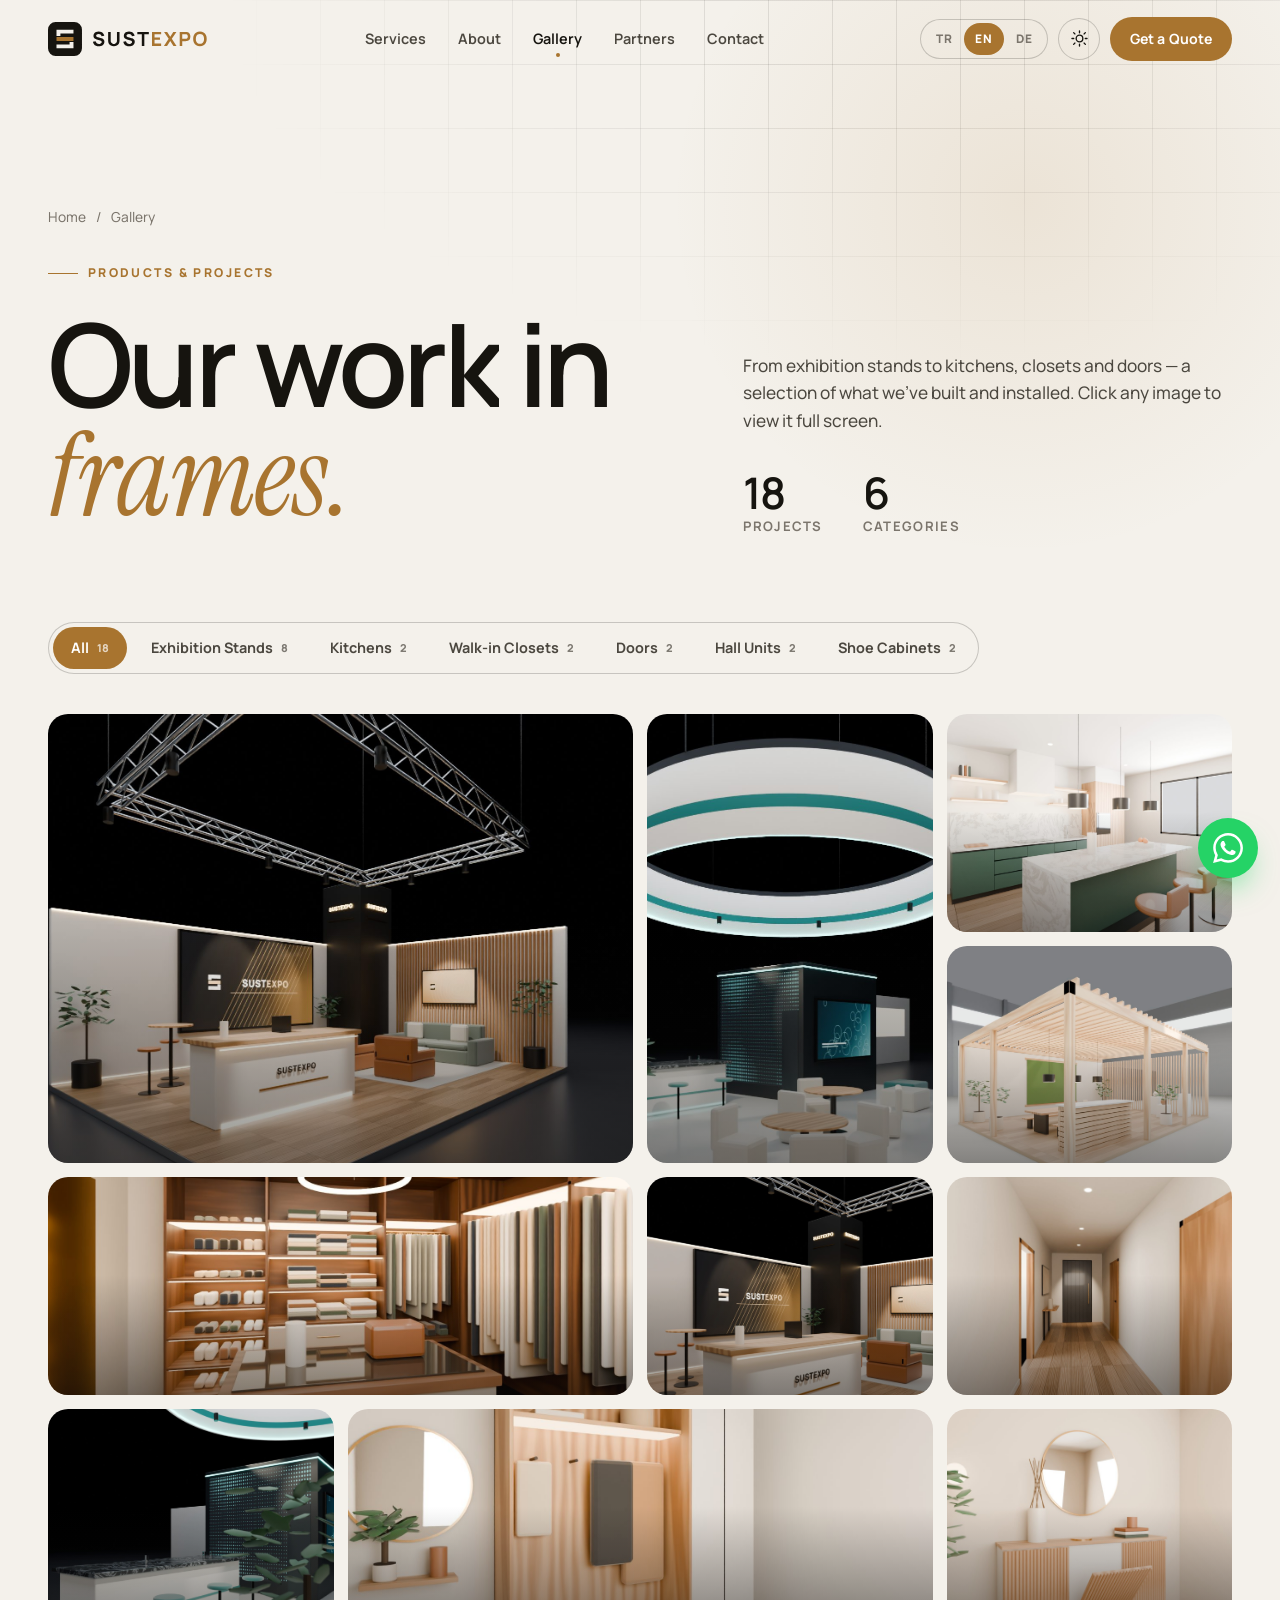
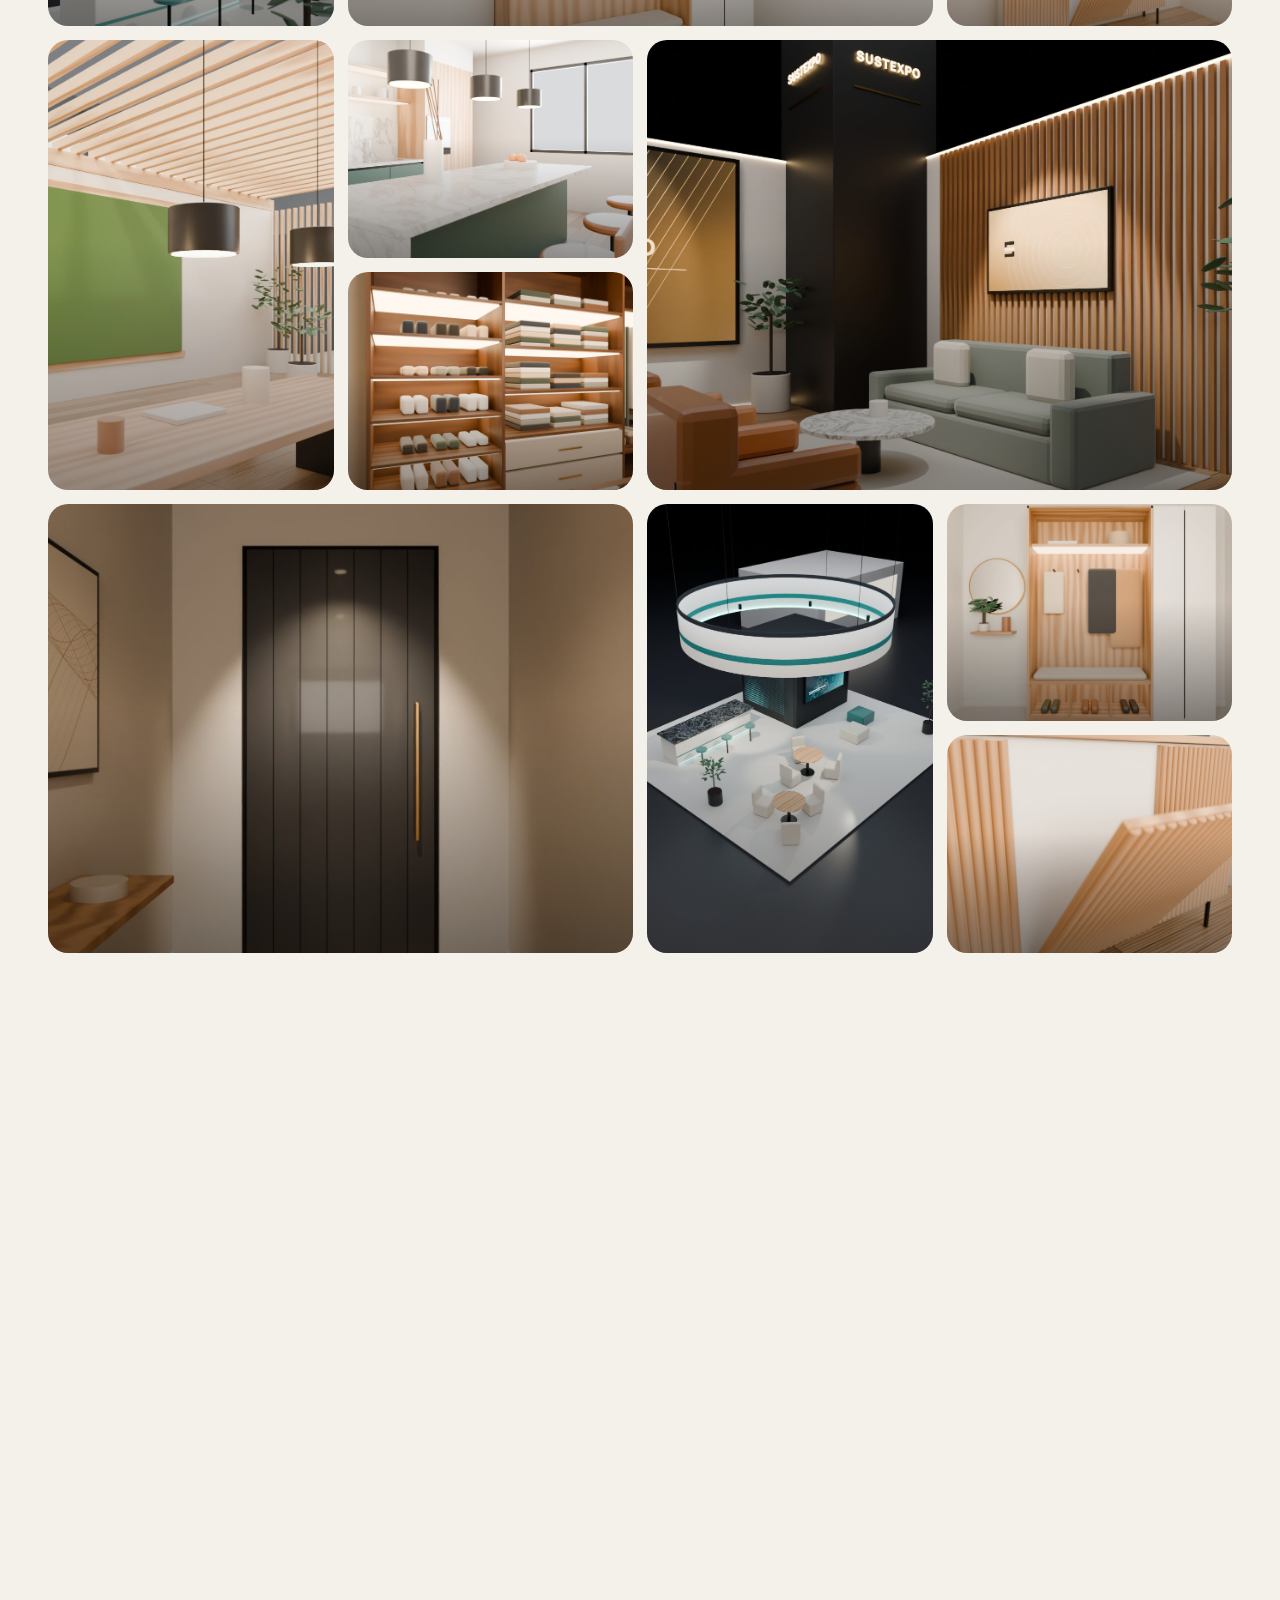
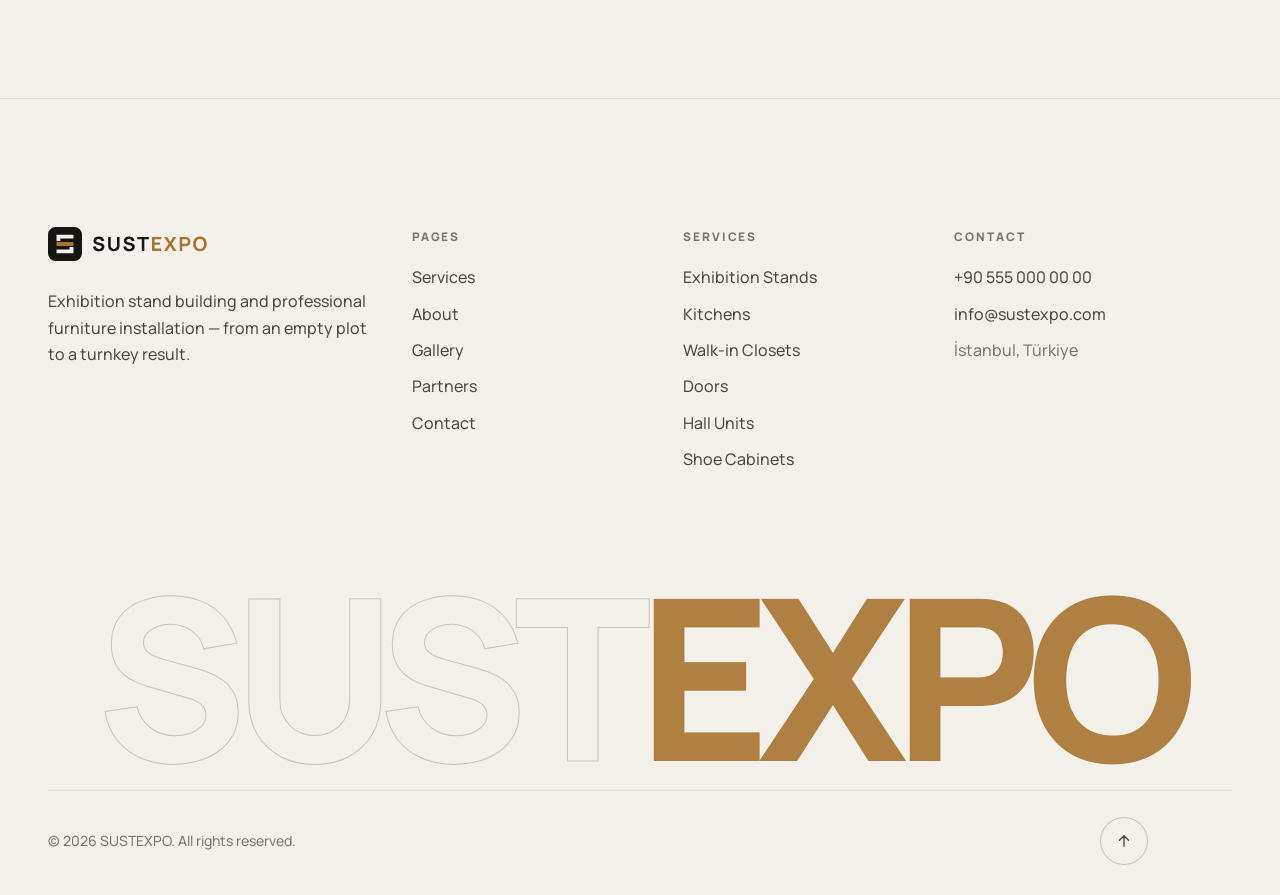
<file: galeri.html>
<!doctype html>
<!--
  =====================================================================
  SUSTEXPO — Galeri sayfası (ürün ve proje görselleri)
  ---------------------------------------------------------------------
  YENİ GÖRSEL EKLEMEK
  1) Fotoğrafınızı assets/images/gallery/ klasörüne koyun (örn. fuar-09.jpg).
  2) Aşağıdaki <figure class="g-item"> bloklarından birini kopyalayın.
  3) src="" kısmına dosya adını, data-category="" kısmına kategoriyi yazın.
  4) Üç dildeki başlığı değiştirin. Bu kadar!
     Filtre sayıları, numaralar ve tam ekran görüntüleyici otomatik güncellenir.

  KATEGORİLER (data-category değerleri):
     fuar · mutfak · giyinme · kapi · vestiyer · ayakkabilik
  Yeni kategori için filtre çubuğuna bir <button data-filter="yeni-ad"> ekleyin.
  =====================================================================
-->
<html lang="tr" data-lang="tr" data-theme="dark" data-langs="tr,en,de" data-default-lang="en">
<head>
  <meta charset="utf-8">
  <meta name="viewport" content="width=device-width, initial-scale=1, viewport-fit=cover">
  <title data-tr="Galeri — SUSTEXPO" data-en="Gallery — SUSTEXPO" data-de="Galerie — SUSTEXPO">Galeri — SUSTEXPO</title>
  <meta name="description" content="SUSTEXPO fuar standı, mutfak, giyinme odası, kapı, vestiyer ve ayakkabılık projelerinden görseller."
        data-tr="SUSTEXPO fuar standı, mutfak, giyinme odası, kapı, vestiyer ve ayakkabılık projelerinden görseller."
        data-en="SUSTEXPO project gallery: exhibition stands, kitchens, walk-in closets, doors, hall units and shoe cabinets."
        data-de="SUSTEXPO Projektgalerie: Messestände, Küchen, Ankleidezimmer, Türen, Garderoben und Schuhschränke.">
  <meta name="theme-color" content="#0E0E0F">
  <meta property="og:type" content="website">
  <meta property="og:title" content="Galeri — SUSTEXPO">
  <meta property="og:image" content="assets/images/site/og-image.jpg">
  <link rel="icon" href="assets/images/favicon.svg" type="image/svg+xml">
  <link rel="icon" href="assets/images/favicon-32.png" type="image/png" sizes="32x32">
  <link rel="apple-touch-icon" href="assets/images/apple-touch-icon.png">
  <link rel="stylesheet" href="assets/css/style.css">
  <script src="assets/js/head.js"></script>
</head>
<body class="page-gallery">
  <a class="skip-link" href="#galeri"><span lang="tr">İçeriğe geç</span><span lang="en">Skip to content</span><span lang="de">Zum Inhalt</span></a>
  <div class="scroll-line" aria-hidden="true"></div>
  <div class="cursor" aria-hidden="true">
    <div class="cursor__ring"><span class="cursor__label"><span lang="tr">Görüntüle</span><span lang="en">View</span><span lang="de">Ansehen</span></span></div>
    <div class="cursor__dot"></div>
  </div>

  <!-- ================================================================ ÜST MENÜ -->
  <header class="header">
    <div class="container header__inner">
      <a class="brand" href="index.html" aria-label="SUSTEXPO">
        <img class="logo-on-dark" src="assets/images/logo-light.svg" alt="SUSTEXPO" width="190" height="40">
        <img class="logo-on-light" src="assets/images/logo-dark.svg" alt="SUSTEXPO" width="190" height="40">
      </a>
      <nav class="nav" aria-label="Ana menü">
        <a href="index.html#hizmetler"><span lang="tr">Hizmetler</span><span lang="en">Services</span><span lang="de">Leistungen</span></a>
        <a href="index.html#hakkimizda"><span lang="tr">Hakkımızda</span><span lang="en">About</span><span lang="de">Über uns</span></a>
        <a href="galeri.html" class="is-active" aria-current="page"><span lang="tr">Galeri</span><span lang="en">Gallery</span><span lang="de">Galerie</span></a>
        <a href="index.html#is-ortaklari"><span lang="tr">İş Ortakları</span><span lang="en">Partners</span><span lang="de">Partner</span></a>
        <a href="index.html#iletisim"><span lang="tr">İletişim</span><span lang="en">Contact</span><span lang="de">Kontakt</span></a>
      </nav>
      <div class="header__tools">
        <div class="lang" role="group" aria-label="Dil / Language / Sprache">
          <span class="lang__pill" aria-hidden="true"></span>
          <button type="button" data-set-lang="tr" aria-pressed="true" title="Türkçe">TR</button>
          <button type="button" data-set-lang="en" aria-pressed="false" title="English">EN</button>
          <button type="button" data-set-lang="de" aria-pressed="false" title="Deutsch">DE</button>
        </div>
        <button type="button" class="icon-btn theme-toggle" data-tr="Temayı değiştir" data-en="Switch theme" data-de="Design wechseln" aria-label="Temayı değiştir">
          <svg class="i-moon" viewBox="0 0 24 24" fill="none" stroke="currentColor" stroke-width="1.7" stroke-linecap="round" stroke-linejoin="round"><path d="M20.5 14.2A8.5 8.5 0 1 1 9.8 3.5a6.8 6.8 0 0 0 10.7 10.7z"/></svg>
          <svg class="i-sun" viewBox="0 0 24 24" fill="none" stroke="currentColor" stroke-width="1.7" stroke-linecap="round"><circle cx="12" cy="12" r="4.2"/><path d="M12 2.5v2.2M12 19.3v2.2M4.6 4.6l1.6 1.6M17.8 17.8l1.6 1.6M2.5 12h2.2M19.3 12h2.2M4.6 19.4l1.6-1.6M17.8 6.2l1.6-1.6"/></svg>
        </button>
        <a class="btn btn--accent btn--sm header__cta" href="index.html#iletisim"><span lang="tr">Teklif Al</span><span lang="en">Get a Quote</span><span lang="de">Angebot</span></a>
        <button type="button" class="icon-btn menu-btn" aria-expanded="false" data-tr="Menü" data-en="Menu" data-de="Menü" aria-label="Menü"><span></span><span></span></button>
      </div>
    </div>
  </header>

  <div class="mnav">
    <ul class="mnav__links">
      <li><a href="index.html#hizmetler"><small>01</small><span lang="tr">Hizmetler</span><span lang="en">Services</span><span lang="de">Leistungen</span></a></li>
      <li><a href="index.html#hakkimizda"><small>02</small><span lang="tr">Hakkımızda</span><span lang="en">About</span><span lang="de">Über uns</span></a></li>
      <li><a href="galeri.html"><small>03</small><span lang="tr">Galeri</span><span lang="en">Gallery</span><span lang="de">Galerie</span></a></li>
      <li><a href="index.html#is-ortaklari"><small>04</small><span lang="tr">İş Ortakları</span><span lang="en">Partners</span><span lang="de">Partner</span></a></li>
      <li><a href="index.html#iletisim"><small>05</small><span lang="tr">İletişim</span><span lang="en">Contact</span><span lang="de">Kontakt</span></a></li>
    </ul>
    <div class="mnav__foot">
      <div class="lang" role="group" aria-label="Dil / Language / Sprache">
        <span class="lang__pill" aria-hidden="true"></span>
        <button type="button" data-set-lang="tr" aria-pressed="true">TR</button>
        <button type="button" data-set-lang="en" aria-pressed="false">EN</button>
        <button type="button" data-set-lang="de" aria-pressed="false">DE</button>
      </div>
      <button type="button" class="icon-btn theme-toggle" data-tr="Temayı değiştir" data-en="Switch theme" data-de="Design wechseln" aria-label="Temayı değiştir">
        <svg class="i-moon" viewBox="0 0 24 24" fill="none" stroke="currentColor" stroke-width="1.7" stroke-linecap="round" stroke-linejoin="round"><path d="M20.5 14.2A8.5 8.5 0 1 1 9.8 3.5a6.8 6.8 0 0 0 10.7 10.7z"/></svg>
        <svg class="i-sun" viewBox="0 0 24 24" fill="none" stroke="currentColor" stroke-width="1.7" stroke-linecap="round"><circle cx="12" cy="12" r="4.2"/><path d="M12 2.5v2.2M12 19.3v2.2M4.6 4.6l1.6 1.6M17.8 17.8l1.6 1.6M2.5 12h2.2M19.3 12h2.2M4.6 19.4l1.6-1.6M17.8 6.2l1.6-1.6"/></svg>
      </button>
      <a class="btn btn--accent btn--sm" href="index.html#iletisim"><span lang="tr">Teklif Al</span><span lang="en">Get a Quote</span><span lang="de">Angebot</span></a>
    </div>
  </div>

  <main id="galeri">
    <!-- ================================================================ SAYFA BAŞLIĞI -->
    <section class="page-hero">
      <div class="container">
        <nav class="crumbs" aria-label="breadcrumb" data-reveal="fade">
          <a href="index.html"><span lang="tr">Ana sayfa</span><span lang="en">Home</span><span lang="de">Startseite</span></a>
          <span aria-hidden="true">/</span>
          <span><span lang="tr">Galeri</span><span lang="en">Gallery</span><span lang="de">Galerie</span></span>
        </nav>
        <div class="page-hero__grid">
          <div>
            <p class="eyebrow" data-reveal="fade" style="margin-bottom:24px"><span lang="tr">Ürün &amp; proje görselleri</span><span lang="en">Products &amp; projects</span><span lang="de">Produkte &amp; Projekte</span></p>
            <h1 class="display" data-split><span lang="tr">İşlerimizden <em>kareler.</em></span><span lang="en">Our work in <em>frames.</em></span><span lang="de">Unsere Arbeit in <em>Bildern.</em></span></h1>
          </div>
          <div>
            <p class="lead" data-reveal style="--d:200"><span lang="tr">Fuar standlarından mutfaklara, giyinme odalarından kapılara; kurduğumuz ve monte ettiğimiz işlerden seçkiler. Bir görsele tıklayın, tam ekranda inceleyin.</span><span lang="en">From exhibition stands to kitchens, closets and doors — a selection of what we've built and installed. Click any image to view it full screen.</span><span lang="de">Von Messeständen über Küchen bis zu Ankleiden und Türen – eine Auswahl unserer Arbeiten. Klicken Sie auf ein Bild für die Vollbildansicht.</span></p>
            <div class="page-hero__meta" data-reveal style="--d:300">
              <div><strong data-g-total>18</strong><span lang="tr">Proje</span><span lang="en">Projects</span><span lang="de">Projekte</span></div>
              <div><strong data-g-cats>6</strong><span lang="tr">Kategori</span><span lang="en">Categories</span><span lang="de">Kategorien</span></div>
            </div>
          </div>
        </div>
      </div>
    </section>

    <!-- ================================================================ FİLTRELER
         Her butonun data-filter değeri, görsellerdeki data-category ile aynı olmalı. -->
    <div class="filters-wrap">
      <div class="container">
        <div class="filters" data-filters role="toolbar" aria-label="Kategoriler">
          <span class="filters__pill" aria-hidden="true"></span>
          <button type="button" data-filter="all" aria-pressed="true"><span class="f-label"><span lang="tr">Tümü</span><span lang="en">All</span><span lang="de">Alle</span></span></button>
          <button type="button" data-filter="fuar" aria-pressed="false"><span class="f-label"><span lang="tr">Fuar Standı</span><span lang="en">Exhibition Stands</span><span lang="de">Messestände</span></span></button>
          <button type="button" data-filter="mutfak" aria-pressed="false"><span class="f-label"><span lang="tr">Mutfak</span><span lang="en">Kitchens</span><span lang="de">Küchen</span></span></button>
          <button type="button" data-filter="giyinme" aria-pressed="false"><span class="f-label"><span lang="tr">Giyinme Odası</span><span lang="en">Walk-in Closets</span><span lang="de">Ankleidezimmer</span></span></button>
          <button type="button" data-filter="kapi" aria-pressed="false"><span class="f-label"><span lang="tr">Kapı</span><span lang="en">Doors</span><span lang="de">Türen</span></span></button>
          <button type="button" data-filter="vestiyer" aria-pressed="false"><span class="f-label"><span lang="tr">Vestiyer</span><span lang="en">Hall Units</span><span lang="de">Garderoben</span></span></button>
          <button type="button" data-filter="ayakkabilik" aria-pressed="false"><span class="f-label"><span lang="tr">Ayakkabılık</span><span lang="en">Shoe Cabinets</span><span lang="de">Schuhschränke</span></span></button>
        </div>
      </div>
    </div>

    <!-- ================================================================ GALERİ IZGARASI -->
    <section class="gallery-section">
      <div class="container">
        <div class="g-grid" data-gallery data-bento>

          <!-- ===== GALERİ ÖĞESİ — kopyalayıp çoğaltabilirsiniz ===== -->
          <figure class="g-item" data-category="fuar">
            <img src="assets/images/gallery/fuar-01.jpg" alt="" loading="lazy">
            <figcaption><span lang="tr">Köşe stand — LED ekran, lounge ve info desk</span><span lang="en">Corner stand — LED wall, lounge and info desk</span><span lang="de">Eckstand — LED-Wand, Lounge und Infotheke</span></figcaption>
          </figure>
          <!-- ===== / GALERİ ÖĞESİ ===== -->

          <figure class="g-item" data-category="fuar">
            <img src="assets/images/gallery/fuar-03.jpg" alt="" loading="lazy">
            <figcaption><span lang="tr">Ada stand — asma halka banner</span><span lang="en">Island stand — suspended ring banner</span><span lang="de">Inselstand — abgehängtes Ringbanner</span></figcaption>
          </figure>
          <figure class="g-item" data-category="mutfak">
            <img src="assets/images/gallery/mutfak-01.jpg" alt="" loading="lazy">
            <figcaption><span lang="tr">Yeşil lake ve meşe mutfak, mermer ada</span><span lang="en">Green lacquer and oak kitchen with marble island</span><span lang="de">Küche in Grünlack und Eiche mit Marmorinsel</span></figcaption>
          </figure>
          <figure class="g-item" data-category="fuar">
            <img src="assets/images/gallery/fuar-05.jpg" alt="" loading="lazy">
            <figcaption><span lang="tr">Ahşap pavyon stand — çıtalı tavan</span><span lang="en">Timber pavilion stand — slatted roof</span><span lang="de">Holzpavillon-Stand — Lamellendach</span></figcaption>
          </figure>
          <figure class="g-item" data-category="giyinme">
            <img src="assets/images/gallery/giyinme-01.jpg" alt="" loading="lazy">
            <figcaption><span lang="tr">Ceviz giyinme odası, LED raflı</span><span lang="en">Walnut walk-in closet with LED shelves</span><span lang="de">Ankleidezimmer in Nussbaum mit LED-Böden</span></figcaption>
          </figure>
          <figure class="g-item" data-category="fuar">
            <img src="assets/images/gallery/fuar-02.jpg" alt="" loading="lazy">
            <figcaption><span lang="tr">Logolu info desk ve LED ekran</span><span lang="en">Branded info desk and LED wall</span><span lang="de">Infotheke mit Logo und LED-Wand</span></figcaption>
          </figure>
          <figure class="g-item" data-category="kapi">
            <img src="assets/images/gallery/kapi-01.jpg" alt="" loading="lazy">
            <figcaption><span lang="tr">Meşe iç kapılar — koridor</span><span lang="en">Oak interior doors — hallway</span><span lang="de">Innentüren in Eiche — Flur</span></figcaption>
          </figure>
          <figure class="g-item" data-category="fuar">
            <img src="assets/images/gallery/fuar-04.jpg" alt="" loading="lazy">
            <figcaption><span lang="tr">Bar bankosu ve ışıklı grafik duvar</span><span lang="en">Bar counter and backlit graphic wall</span><span lang="de">Bartheke und hinterleuchtete Grafikwand</span></figcaption>
          </figure>
          <figure class="g-item" data-category="vestiyer">
            <img src="assets/images/gallery/vestiyer-01.jpg" alt="" loading="lazy">
            <figcaption><span lang="tr">Meşe nişli vestiyer ve oturma bankı</span><span lang="en">Oak hall unit with bench</span><span lang="de">Garderobe in Eiche mit Sitzbank</span></figcaption>
          </figure>
          <figure class="g-item" data-category="ayakkabilik">
            <img src="assets/images/gallery/ayakkabilik-01.jpg" alt="" loading="lazy">
            <figcaption><span lang="tr">Çıtalı kapaklı ayakkabılık ve yuvarlak ayna</span><span lang="en">Fluted shoe cabinet with round mirror</span><span lang="de">Schuhschrank mit Rillenfront und rundem Spiegel</span></figcaption>
          </figure>
          <figure class="g-item" data-category="fuar">
            <img src="assets/images/gallery/fuar-06.jpg" alt="" loading="lazy">
            <figcaption><span lang="tr">Ortak masa, bitki duvarı ve sergi kaideleri</span><span lang="en">Communal table, green wall and display plinths</span><span lang="de">Gemeinschaftstisch, Pflanzenwand und Podeste</span></figcaption>
          </figure>
          <figure class="g-item" data-category="mutfak">
            <img src="assets/images/gallery/mutfak-02.jpg" alt="" loading="lazy">
            <figcaption><span lang="tr">Mermer ada ve sarkıt aydınlatma</span><span lang="en">Marble island with pendant lights</span><span lang="de">Marmorinsel mit Pendelleuchten</span></figcaption>
          </figure>
          <figure class="g-item" data-category="fuar">
            <img src="assets/images/gallery/fuar-07.jpg" alt="" loading="lazy">
            <figcaption><span lang="tr">Lounge alanı — ahşap çıtalı duvar ve TV</span><span lang="en">Lounge area — timber slat wall and TV</span><span lang="de">Lounge — Holzlamellenwand und TV</span></figcaption>
          </figure>
          <figure class="g-item" data-category="giyinme">
            <img src="assets/images/gallery/giyinme-02.jpg" alt="" loading="lazy">
            <figcaption><span lang="tr">Ayakkabı ve katlanmış giysi bölmeleri</span><span lang="en">Shoe and folded-clothes compartments</span><span lang="de">Fächer für Schuhe und Kleidung</span></figcaption>
          </figure>
          <figure class="g-item" data-category="kapi">
            <img src="assets/images/gallery/kapi-02.jpg" alt="" loading="lazy">
            <figcaption><span lang="tr">Antrasit pivot kapı, pirinç kulp</span><span lang="en">Anthracite pivot door with brass handle</span><span lang="de">Anthrazit-Pivottür mit Messinggriff</span></figcaption>
          </figure>
          <figure class="g-item" data-category="fuar">
            <img src="assets/images/gallery/fuar-08.jpg" alt="" loading="lazy">
            <figcaption><span lang="tr">Ada stand — kuşbakışı yerleşim</span><span lang="en">Island stand — aerial layout</span><span lang="de">Inselstand — Ansicht von oben</span></figcaption>
          </figure>
          <figure class="g-item" data-category="vestiyer">
            <img src="assets/images/gallery/vestiyer-02.jpg" alt="" loading="lazy">
            <figcaption><span lang="tr">Askılık, ayakkabı bölmesi ve dolap</span><span lang="en">Coat hooks, shoe cubbies and cabinet</span><span lang="de">Haken, Schuhfächer und Schrank</span></figcaption>
          </figure>
          <figure class="g-item" data-category="ayakkabilik">
            <img src="assets/images/gallery/ayakkabilik-02.jpg" alt="" loading="lazy">
            <figcaption><span lang="tr">Klapa kapak detayı</span><span lang="en">Tilt-out door detail</span><span lang="de">Detail der Klappe</span></figcaption>
          </figure>

        </div>
        <p class="g-empty"><span lang="tr">Bu kategoride henüz görsel yok.</span><span lang="en">No images in this category yet.</span><span lang="de">In dieser Kategorie gibt es noch keine Bilder.</span></p>
      </div>
    </section>

    <!-- ================================================================ ÇAĞRI BANDI -->
    <section class="section" style="padding-top:0">
      <div class="container">
        <div class="cta-band" data-reveal="zoom">
          <div class="cta-band__bg"><img src="assets/images/site/cta.jpg" alt="" loading="lazy" data-parallax="0.1"></div>
          <p class="eyebrow"><span lang="tr">Sıradaki proje</span><span lang="en">Next project</span><span lang="de">Nächstes Projekt</span></p>
          <h2 class="h2"><span lang="tr">Benzer bir proje mi <em>düşünüyorsunuz?</em></span><span lang="en">Planning something <em>similar?</em></span><span lang="de">Planen Sie etwas <em>Ähnliches?</em></span></h2>
          <div class="cta-band__actions">
            <a class="btn btn--accent" href="index.html#iletisim"><span lang="tr">Teklif alın</span><span lang="en">Get a quote</span><span lang="de">Angebot anfordern</span><svg viewBox="0 0 24 24" fill="none" stroke="currentColor" stroke-width="1.8" stroke-linecap="round" stroke-linejoin="round"><path d="M5 12h14M13 6l6 6-6 6"/></svg></a>
            <a class="btn btn--ghost" href="#" data-wa-copy target="_blank" rel="noopener"><span lang="tr">WhatsApp'tan yazın</span><span lang="en">Message on WhatsApp</span><span lang="de">Per WhatsApp schreiben</span></a>
          </div>
        </div>
      </div>
    </section>
  </main>

  <!-- ================================================================ FOOTER -->
  <footer class="footer">
    <div class="container">
      <div class="footer__grid">
        <div class="footer__about">
          <a class="brand" href="index.html" aria-label="SUSTEXPO">
            <img class="logo-on-dark" src="assets/images/logo-light.svg" alt="SUSTEXPO" width="190" height="40">
            <img class="logo-on-light" src="assets/images/logo-dark.svg" alt="SUSTEXPO" width="190" height="40">
          </a>
          <p><span lang="tr">Fuar stand kurulumu ve profesyonel mobilya montajı. Boş bir alandan anahtar teslim sonuca.</span><span lang="en">Exhibition stand building and professional furniture installation — from an empty plot to a turnkey result.</span><span lang="de">Messestandbau und professionelle Möbelmontage – von der leeren Fläche bis zur schlüsselfertigen Übergabe.</span></p>
        </div>
        <div>
          <h4><span lang="tr">Sayfalar</span><span lang="en">Pages</span><span lang="de">Seiten</span></h4>
          <ul>
            <li><a href="index.html#hizmetler"><span lang="tr">Hizmetler</span><span lang="en">Services</span><span lang="de">Leistungen</span></a></li>
            <li><a href="index.html#hakkimizda"><span lang="tr">Hakkımızda</span><span lang="en">About</span><span lang="de">Über uns</span></a></li>
            <li><a href="galeri.html"><span lang="tr">Galeri</span><span lang="en">Gallery</span><span lang="de">Galerie</span></a></li>
            <li><a href="index.html#is-ortaklari"><span lang="tr">İş Ortakları</span><span lang="en">Partners</span><span lang="de">Partner</span></a></li>
            <li><a href="index.html#iletisim"><span lang="tr">İletişim</span><span lang="en">Contact</span><span lang="de">Kontakt</span></a></li>
          </ul>
        </div>
        <div>
          <h4><span lang="tr">Hizmetler</span><span lang="en">Services</span><span lang="de">Leistungen</span></h4>
          <ul>
            <li><a href="#fuar" data-jump-filter="fuar"><span lang="tr">Fuar Standı</span><span lang="en">Exhibition Stands</span><span lang="de">Messestände</span></a></li>
            <li><a href="#mutfak" data-jump-filter="mutfak"><span lang="tr">Mutfak</span><span lang="en">Kitchens</span><span lang="de">Küchen</span></a></li>
            <li><a href="#giyinme" data-jump-filter="giyinme"><span lang="tr">Giyinme Odası</span><span lang="en">Walk-in Closets</span><span lang="de">Ankleidezimmer</span></a></li>
            <li><a href="#kapi" data-jump-filter="kapi"><span lang="tr">Kapı</span><span lang="en">Doors</span><span lang="de">Türen</span></a></li>
            <li><a href="#vestiyer" data-jump-filter="vestiyer"><span lang="tr">Vestiyer</span><span lang="en">Hall Units</span><span lang="de">Garderoben</span></a></li>
            <li><a href="#ayakkabilik" data-jump-filter="ayakkabilik"><span lang="tr">Ayakkabılık</span><span lang="en">Shoe Cabinets</span><span lang="de">Schuhschränke</span></a></li>
          </ul>
        </div>
        <div>
          <h4><span lang="tr">İletişim</span><span lang="en">Contact</span><span lang="de">Kontakt</span></h4>
          <ul>
            <!-- [DÜZENLE] Footer telefon ve e-posta -->
            <li><a href="tel:+905550000000">+90 555 000 00 00</a></li>
            <li><a href="mailto:info@sustexpo.com">info@sustexpo.com</a></li>
            <li><span class="muted">İstanbul, Türkiye</span></li>
          </ul>
        </div>
      </div>
      <div class="footer__word" aria-hidden="true">SUST<span>EXPO</span></div>
      <div class="footer__bottom">
        <span>© <span data-year>2026</span> SUSTEXPO. <span lang="tr">Tüm hakları saklıdır.</span><span lang="en">All rights reserved.</span><span lang="de">Alle Rechte vorbehalten.</span></span>
        <a class="to-top" href="#galeri" data-tr="Yukarı çık" data-en="Back to top" data-de="Nach oben" aria-label="Yukarı çık"><span aria-hidden="true"><svg viewBox="0 0 24 24" fill="none" stroke="currentColor" stroke-width="1.8" stroke-linecap="round" stroke-linejoin="round"><path d="M12 19V5M6 11l6-6 6 6"/></svg></span></a>
      </div>
    </div>
  </footer>

  <!-- [DÜZENLE] WHATSAPP numarası (ana sayfadaki ile aynı olmalı) -->
  <a class="wa-float" href="https://wa.me/905550000000" data-wa-link target="_blank" rel="noopener" aria-label="WhatsApp">
    <svg viewBox="0 0 24 24" fill="currentColor"><path d="M17.47 14.38c-.3-.15-1.76-.87-2.03-.97-.27-.1-.47-.15-.67.15-.2.3-.77.97-.94 1.16-.17.2-.35.22-.64.07-.3-.15-1.26-.46-2.39-1.47-.88-.79-1.48-1.76-1.65-2.06-.17-.3-.02-.46.13-.6.13-.14.3-.35.45-.52.15-.17.2-.3.3-.5.1-.2.05-.37-.03-.52-.07-.15-.67-1.61-.92-2.2-.24-.58-.49-.5-.67-.51h-.57c-.2 0-.52.07-.79.37-.27.3-1.04 1.02-1.04 2.48s1.07 2.88 1.21 3.07c.15.2 2.1 3.2 5.08 4.49.71.31 1.26.49 1.7.63.71.23 1.36.2 1.87.12.57-.09 1.76-.72 2-1.41.25-.7.25-1.29.18-1.41-.08-.13-.27-.2-.57-.35zM12.05 21.8h-.01a9.87 9.87 0 0 1-5.03-1.38l-.36-.21-3.74.98 1-3.65-.24-.37a9.86 9.86 0 0 1-1.51-5.26c0-5.45 4.44-9.88 9.89-9.88 2.64 0 5.12 1.03 6.99 2.9a9.82 9.82 0 0 1 2.89 6.99c0 5.45-4.44 9.88-9.88 9.88zm8.41-18.3A11.82 11.82 0 0 0 12.05 0C5.5 0 .16 5.34.16 11.89c0 2.1.55 4.14 1.59 5.95L.06 24l6.3-1.65a11.88 11.88 0 0 0 5.69 1.45h.01c6.55 0 11.89-5.34 11.89-11.89 0-3.18-1.24-6.16-3.49-8.41z"/></svg>
  </a>

  <script src="assets/js/main.js"></script>
  <script src="assets/js/gallery.js"></script>
</body>
</html>
</file>
<file: assets/css/style.css>
/* =====================================================================
   SUSTEXPO — Ana stil dosyası
   ---------------------------------------------------------------------
   İÇİNDEKİLER
   01. Yazı tipleri
   02. [DÜZENLE] Marka renkleri ve tema değişkenleri
   03. Temel ayarlar + dil sistemi
   04. Yardımcı sınıflar, butonlar, başlıklar
   05. Üst menü (header) + mobil menü
   06. Kaydırdıkça kurulan stand (giriş bölümü)
   07. Kayan bant
   08. Hizmetler
   09. Rakamlar
   10. Hakkımızda
   11. Çalışma süreci (yatay kayan bölüm)
   12. Seçili işler + galeri ızgarası
   13. İş ortakları
   14. Çağrı bandı + iletişim + harita
   15. Footer, WhatsApp, yukarı çık, imleç, açılış animasyonu
   16. Galeri sayfası + büyük görüntüleyici (lightbox)
   17. Kaydırma animasyonları
   18. Mobil uyum
   ===================================================================== */

/* ---------- 01. Yazı tipleri (assets/fonts klasöründen, internetsiz çalışır) ---------- */
@font-face { font-family: "Manrope"; src: url("../fonts/manrope-latin-wght-normal.woff2") format("woff2"); font-weight: 200 800; font-style: normal; font-display: swap;
  unicode-range: U+0000-00FF, U+0131, U+0152-0153, U+02BB-02BC, U+02C6, U+02DA, U+02DC, U+0304, U+0308, U+0329, U+2000-206F, U+20AC, U+2122, U+2191, U+2193, U+2212, U+2215, U+FEFF, U+FFFD; }
@font-face { font-family: "Manrope"; src: url("../fonts/manrope-latin-ext-wght-normal.woff2") format("woff2"); font-weight: 200 800; font-style: normal; font-display: swap;
  unicode-range: U+0100-02BA, U+02BD-02C5, U+02C7-02CC, U+02CE-02D7, U+02DD-02FF, U+0304, U+0308, U+0329, U+1D00-1DBF, U+1E00-1E9F, U+1EF2-1EFF, U+2020, U+20A0-20AB, U+20AD-20C0, U+2113, U+2C60-2C7F, U+A720-A7FF; }
@font-face { font-family: "Instrument Serif"; src: url("../fonts/instrument-serif-latin-400-normal.woff2") format("woff2"); font-weight: 400; font-style: normal; font-display: swap;
  unicode-range: U+0000-00FF, U+0131, U+0152-0153, U+02BB-02BC, U+02C6, U+02DA, U+02DC, U+0304, U+0308, U+0329, U+2000-206F, U+20AC, U+2122, U+2191, U+2193, U+2212, U+2215, U+FEFF, U+FFFD; }
@font-face { font-family: "Instrument Serif"; src: url("../fonts/instrument-serif-latin-ext-400-normal.woff2") format("woff2"); font-weight: 400; font-style: normal; font-display: swap;
  unicode-range: U+0100-02BA, U+02BD-02C5, U+02C7-02CC, U+02CE-02D7, U+02DD-02FF, U+0304, U+0308, U+0329, U+1D00-1DBF, U+1E00-1E9F, U+1EF2-1EFF, U+2020, U+20A0-20AB, U+20AD-20C0, U+2113, U+2C60-2C7F, U+A720-A7FF; }
@font-face { font-family: "Instrument Serif"; src: url("../fonts/instrument-serif-latin-400-italic.woff2") format("woff2"); font-weight: 400; font-style: italic; font-display: swap;
  unicode-range: U+0000-00FF, U+0131, U+0152-0153, U+02BB-02BC, U+02C6, U+02DA, U+02DC, U+0304, U+0308, U+0329, U+2000-206F, U+20AC, U+2122, U+2191, U+2193, U+2212, U+2215, U+FEFF, U+FFFD; }
@font-face { font-family: "Instrument Serif"; src: url("../fonts/instrument-serif-latin-ext-400-italic.woff2") format("woff2"); font-weight: 400; font-style: italic; font-display: swap;
  unicode-range: U+0100-02BA, U+02BD-02C5, U+02C7-02CC, U+02CE-02D7, U+02DD-02FF, U+0304, U+0308, U+0329, U+1D00-1DBF, U+1E00-1E9F, U+1EF2-1EFF, U+2020, U+20A0-20AB, U+20AD-20C0, U+2113, U+2C60-2C7F, U+A720-A7FF; }

/* ---------- 02. [DÜZENLE] Marka renkleri ----------
   Sitenin vurgu rengini değiştirmek için sadece bu iki satırı değiştirin.
   (Fuar standı animasyonu da bu rengi otomatik kullanır.)                    */
:root {
  --brand-on-light: #A8742F;   /* aydınlık temadaki vurgu rengi (koyu pirinç) */
  --brand-on-dark:  #D4A866;   /* koyu temadaki vurgu rengi (açık pirinç)   */

  --font-sans: "Manrope", system-ui, -apple-system, "Segoe UI", Roboto, Arial, sans-serif;
  --font-serif: "Instrument Serif", "Times New Roman", Georgia, serif;
  --container: 1320px;
  --gutter: clamp(18px, 4vw, 48px);
  --radius-sm: 12px;
  --radius: 20px;
  --radius-lg: 30px;
  --header-h: 78px;
  --ease: cubic-bezier(.2, .7, .1, 1);
  --ease-out: cubic-bezier(.16, 1, .3, 1);
  --ease-in-out: cubic-bezier(.65, 0, .35, 1);
}

/* Koyu tema */
html[data-theme="dark"] {
  color-scheme: dark;
  --bg: #0E0E0F;
  --bg-2: #131315;
  --surface: #18181A;
  --surface-2: #1F1F22;
  --line: rgba(255, 255, 255, .085);
  --line-2: rgba(255, 255, 255, .16);
  --text: #EEE9E1;
  --text-2: #B6B0A7;
  --muted: #858079;
  --accent: var(--brand-on-dark);
  --accent-ink: #15120D;
  --accent-soft: rgba(212, 168, 102, .13);
  --header-bg: rgba(14, 14, 15, .72);
  --shadow: 0 40px 80px -40px rgba(0, 0, 0, .9);
  --tile: #EDE9E2;
  --grain: .05;
}

/* Aydınlık tema */
html[data-theme="light"] {
  color-scheme: light;
  --bg: #F4F1EB;
  --bg-2: #ECE7DE;
  --surface: #FFFFFF;
  --surface-2: #F8F5F0;
  --line: rgba(22, 20, 15, .1);
  --line-2: rgba(22, 20, 15, .2);
  --text: #16140F;
  --text-2: #4B473F;
  --muted: #7B756C;
  --accent: var(--brand-on-light);
  --accent-ink: #FFFFFF;
  --accent-soft: rgba(168, 116, 47, .11);
  --header-bg: rgba(244, 241, 235, .78);
  --shadow: 0 40px 80px -40px rgba(60, 40, 15, .35);
  --tile: #FFFFFF;
  --grain: .035;
}

/* ---------- 03. Temel ayarlar ---------- */
*, *::before, *::after { box-sizing: border-box; }
html { -webkit-text-size-adjust: 100%; scroll-behavior: smooth; scroll-padding-top: calc(var(--header-h) + 10px); }
body {
  margin: 0;
  min-height: 100vh;
  background: var(--bg);
  color: var(--text);
  font-family: var(--font-sans);
  font-size: 16px;
  line-height: 1.65;
  font-weight: 450;
  -webkit-font-smoothing: antialiased;
  -moz-osx-font-smoothing: grayscale;
  text-rendering: optimizeLegibility;
  overflow-x: hidden;
}
html.theme-anim body, html.theme-anim body * { transition: background-color .5s var(--ease), color .5s var(--ease), border-color .5s var(--ease), box-shadow .5s var(--ease) !important; }
img, svg, video, canvas { display: block; max-width: 100%; }
img { height: auto; }
a { color: inherit; text-decoration: none; }
button { font: inherit; color: inherit; background: none; border: 0; padding: 0; cursor: pointer; }
input, textarea, select { font: inherit; color: inherit; }
h1, h2, h3, h4, p, ul, ol, figure, blockquote { margin: 0; }
ul, ol { padding: 0; list-style: none; }
::selection { background: var(--accent); color: var(--accent-ink); }
:focus-visible { outline: 2px solid var(--accent); outline-offset: 3px; border-radius: 8px; }
[tabindex="-1"]:focus { outline: none; }
.skip-link { position: absolute; left: 16px; top: -60px; z-index: 200; background: var(--accent); color: var(--accent-ink); padding: 10px 16px; border-radius: 10px; font-weight: 700; transition: top .3s; }
.skip-link:focus { top: 16px; }

/* DİL SİSTEMİ: seçili dil dışındaki [lang] etiketli metinler gizlenir.
   Metin eklerken: <span lang="tr">…</span><span lang="en">…</span><span lang="de">…</span> */
html[data-lang="tr"] body [lang]:not([lang="tr"]),
html[data-lang="en"] body [lang]:not([lang="en"]),
html[data-lang="de"] body [lang]:not([lang="de"]) { display: none !important; }

/* ---------- 04. Yardımcılar ---------- */
.container { width: min(100% - 2 * var(--gutter), var(--container)); margin-inline: auto; }
.section { position: relative; padding-block: clamp(96px, 12vw, 176px); }
.sr-only { position: absolute !important; width: 1px; height: 1px; padding: 0; margin: -1px; overflow: hidden; clip: rect(0 0 0 0); white-space: nowrap; border: 0; }

.eyebrow { display: inline-flex; align-items: center; gap: .8em; font-size: .76rem; font-weight: 800; letter-spacing: .2em; text-transform: uppercase; color: var(--accent); }
.eyebrow::before { content: ""; width: 30px; height: 1px; background: currentColor; }

.display { font-size: clamp(2.7rem, 6.2vw, 6.6rem); line-height: .98; letter-spacing: -.04em; font-weight: 600; }
.h2 { font-size: clamp(2.2rem, 4.6vw, 4.4rem); line-height: 1.02; letter-spacing: -.035em; font-weight: 600; }
.h3 { font-size: clamp(1.3rem, 1.8vw, 1.6rem); line-height: 1.2; letter-spacing: -.02em; font-weight: 700; }
.display em, .h2 em, .h3 em, .serif { font-family: var(--font-serif); font-style: italic; font-weight: 400; letter-spacing: -.01em; color: var(--accent); }
.lead { font-size: clamp(1.05rem, 1.35vw, 1.24rem); line-height: 1.6; color: var(--text-2); max-width: 46ch; }
.muted { color: var(--muted); }

.section-head { display: grid; grid-template-columns: minmax(0, 1.25fr) minmax(0, 1fr); gap: 28px 60px; align-items: end; margin-bottom: clamp(44px, 6vw, 84px); }
.section-head .eyebrow { margin-bottom: 22px; }
.section-head .lead { justify-self: end; }

/* Butonlar */
.btn {
  --b-bg: var(--text); --b-fg: var(--bg); --b-hover: var(--accent); --b-hover-fg: var(--accent-ink);
  position: relative; isolation: isolate; overflow: hidden;
  display: inline-flex; align-items: center; justify-content: center; gap: .7em;
  height: 56px; padding: 0 28px; border-radius: 999px;
  background: var(--b-bg); color: var(--b-fg);
  font-size: .95rem; font-weight: 700; letter-spacing: .005em; white-space: nowrap;
  transition: color .45s var(--ease-out), transform .45s var(--ease-out), box-shadow .45s;
}
.btn::before { content: ""; position: absolute; inset: 0; z-index: -1; border-radius: inherit; background: var(--b-hover); transform: translateY(102%); transition: transform .55s var(--ease-out); }
.btn:hover { color: var(--b-hover-fg); }
.btn:hover::before { transform: none; }
.btn:active { transform: scale(.97); }
.btn svg { width: 18px; height: 18px; flex: none; transition: transform .45s var(--ease-out); }
.btn:hover svg { transform: translateX(4px); }
.btn--accent { --b-bg: var(--accent); --b-fg: var(--accent-ink); --b-hover: var(--text); --b-hover-fg: var(--bg); }
.btn--ghost { --b-bg: transparent; --b-fg: var(--text); box-shadow: inset 0 0 0 1px var(--line-2); }
.btn--sm { height: 44px; padding: 0 20px; font-size: .88rem; }
.link-arrow { display: inline-flex; align-items: center; gap: .55em; font-weight: 700; color: var(--text); border-bottom: 1px solid var(--line-2); padding-bottom: 4px; transition: color .3s, border-color .3s, gap .3s; }
.link-arrow:hover { color: var(--accent); border-color: var(--accent); gap: .9em; }
.link-arrow svg { width: 16px; height: 16px; }

/* ---------- 05. Üst menü ---------- */
.header { position: fixed; inset: 0 0 auto; z-index: 60; height: var(--header-h); display: flex; align-items: center; transition: transform .6s var(--ease-out), background-color .4s, box-shadow .4s, backdrop-filter .4s; }
.header.is-scrolled { background: var(--header-bg); -webkit-backdrop-filter: blur(18px) saturate(1.5); backdrop-filter: blur(18px) saturate(1.5); box-shadow: 0 1px 0 var(--line); }
.header.is-hidden { transform: translateY(-105%); }
.header__inner { display: flex; align-items: center; justify-content: space-between; gap: 20px; }
.brand { display: inline-flex; align-items: center; flex: none; }
.brand img { height: 34px; width: auto; }
html[data-theme="dark"] .logo-on-light, html[data-theme="light"] .logo-on-dark { display: none; }
.nav { display: flex; align-items: center; gap: 2px; padding: 5px; border-radius: 999px; }
.header.is-scrolled .nav { box-shadow: none; }
.nav a { position: relative; padding: 9px 15px; border-radius: 999px; font-size: .9rem; font-weight: 650; color: var(--text-2); transition: color .3s, background-color .3s; }
.nav a:hover { color: var(--text); background: var(--accent-soft); }
.nav a.is-active { color: var(--text); }
.nav a.is-active::after { content: ""; position: absolute; left: 50%; bottom: 3px; width: 4px; height: 4px; margin-left: -2px; border-radius: 50%; background: var(--accent); }
.header__tools { display: flex; align-items: center; gap: 10px; }

.lang { position: relative; display: inline-flex; padding: 4px; border-radius: 999px; box-shadow: inset 0 0 0 1px var(--line-2); }
.lang button { position: relative; z-index: 1; height: 32px; min-width: 40px; padding: 0 10px; border-radius: 999px; font-size: .74rem; font-weight: 800; letter-spacing: .08em; color: var(--muted); transition: color .35s; }
.lang button:hover { color: var(--text); }
.lang button[aria-pressed="true"] { color: var(--accent-ink); }
.lang__pill { position: absolute; z-index: 0; top: 4px; bottom: 4px; left: 0; width: 40px; border-radius: 999px; background: var(--accent); transition: transform .5s var(--ease-out), width .5s var(--ease-out); }

.icon-btn { position: relative; width: 42px; height: 42px; border-radius: 50%; display: grid; place-items: center; box-shadow: inset 0 0 0 1px var(--line-2); transition: background-color .3s, box-shadow .3s; }
.icon-btn:hover { background: var(--accent-soft); box-shadow: inset 0 0 0 1px var(--accent); }
.icon-btn svg { width: 19px; height: 19px; }
.theme-toggle .i-sun, .theme-toggle .i-moon { position: absolute; transition: transform .6s var(--ease-out), opacity .4s; }
html[data-theme="dark"] .theme-toggle .i-sun { transform: rotate(-90deg) scale(.4); opacity: 0; }
html[data-theme="light"] .theme-toggle .i-moon { transform: rotate(90deg) scale(.4); opacity: 0; }

.menu-btn { display: none; }
.menu-btn span { position: absolute; left: 12px; right: 12px; height: 1.6px; background: currentColor; border-radius: 2px; transition: transform .5s var(--ease-out), top .5s var(--ease-out); }
.menu-btn span:nth-child(1) { top: 16px; }
.menu-btn span:nth-child(2) { top: 24px; }
body.menu-open .menu-btn span:nth-child(1) { top: 20px; transform: rotate(45deg); }
body.menu-open .menu-btn span:nth-child(2) { top: 20px; transform: rotate(-45deg); }

.mnav { position: fixed; inset: 0; z-index: 55; display: flex; flex-direction: column; padding: calc(var(--header-h) + 24px) var(--gutter) 32px; background: var(--bg); clip-path: circle(0% at calc(100% - 44px) 38px); transition: clip-path .8s var(--ease-in-out); visibility: hidden; }
body.menu-open .mnav { clip-path: circle(150% at calc(100% - 44px) 38px); visibility: visible; }
.mnav__links a { display: flex; align-items: baseline; gap: 14px; padding: 12px 0; font-size: clamp(2rem, 9vw, 3rem); font-weight: 600; letter-spacing: -.035em; border-bottom: 1px solid var(--line); opacity: 0; transform: translateY(24px); transition: opacity .5s, transform .7s var(--ease-out); }
.mnav__links a small { font-size: .8rem; font-weight: 800; color: var(--accent); letter-spacing: .1em; }
body.menu-open .mnav__links a { opacity: 1; transform: none; }
body.menu-open .mnav__links li:nth-child(1) a { transition-delay: .18s; } body.menu-open .mnav__links li:nth-child(2) a { transition-delay: .23s; }
body.menu-open .mnav__links li:nth-child(3) a { transition-delay: .28s; } body.menu-open .mnav__links li:nth-child(4) a { transition-delay: .33s; }
body.menu-open .mnav__links li:nth-child(5) a { transition-delay: .38s; } body.menu-open .mnav__links li:nth-child(6) a { transition-delay: .43s; }
.mnav__foot { margin-top: auto; display: flex; flex-wrap: wrap; align-items: center; justify-content: space-between; gap: 16px; color: var(--text-2); font-size: .95rem; }

body.menu-open { overflow: hidden; }

/* ---------- 06. Kaydırdıkça kurulan stand ---------- */
.build { position: relative; height: 760vh; background: var(--bg); }
.build__sticky { position: sticky; top: 0; height: 100vh; height: 100svh; overflow: hidden; }
.build__canvas { position: absolute; inset: 0; width: 100%; height: 100%; }

.build__hero { position: absolute; z-index: 3; left: 0; right: 0; top: calc(var(--header-h) + clamp(28px, 7vh, 90px)); pointer-events: none; }
.build__hero-inner { max-width: min(640px, 50%); opacity: clamp(0, calc(1 - var(--p, 0) * 24), 1); transform: translate3d(0, calc(var(--p, 0) * -900px), 0); pointer-events: auto; }
.build.is-started .build__hero-inner { pointer-events: none; }
.build__hero .eyebrow { margin-bottom: 26px; }
.build__hero .display { margin-bottom: 28px; }
.build__hero .lead { margin-bottom: 36px; }
.build__cta { display: flex; flex-wrap: wrap; gap: 12px; }

.build__panel { position: absolute; z-index: 3; left: 0; right: 0; top: 50%; transform: translateY(-46%); pointer-events: none; }
.build__steps { width: min(400px, 31vw); opacity: 0; transform: translateY(30px); transition: opacity .7s var(--ease-out), transform .9s var(--ease-out); pointer-events: auto; }
.build.is-started .build__steps { opacity: 1; transform: none; }
.build.is-finished .build__steps { opacity: 0; transform: translateY(-30px); pointer-events: none; }
.build__steps-head { display: flex; align-items: baseline; justify-content: space-between; margin-bottom: 14px; }
.build__count { font-size: .78rem; font-weight: 800; letter-spacing: .14em; color: var(--muted); font-variant-numeric: tabular-nums; }
.build__count b { color: var(--accent); font-weight: 800; }
.step { position: relative; display: grid; grid-template-columns: 42px 1fr; column-gap: 10px; padding: 13px 0 13px; border-top: 1px solid var(--line); color: var(--muted); transition: color .4s; }
.step::after { content: ""; position: absolute; left: 0; top: -1px; height: 1px; width: 0; background: var(--accent); }
.step.is-active::after { width: calc(var(--sp, 0) * 100%); }
.step.is-done::after { width: 100%; opacity: .35; }
.step__num { font-size: .74rem; font-weight: 800; letter-spacing: .1em; padding-top: 4px; font-variant-numeric: tabular-nums; transition: color .4s; }
.step__title { font-size: 1rem; font-weight: 700; color: var(--text-2); transition: color .4s, font-size .5s var(--ease-out); line-height: 1.35; }
.step__desc { grid-column: 2; max-height: 0; opacity: 0; overflow: hidden; font-size: .93rem; line-height: 1.55; color: var(--text-2); transition: max-height .6s var(--ease-out), opacity .5s, margin .5s; }
.step.is-active { color: var(--text); }
.step.is-active .step__num { color: var(--accent); }
.step.is-active .step__title { color: var(--text); font-size: 1.32rem; }
.step.is-active .step__desc { max-height: 8em; opacity: 1; margin-top: 6px; }
.step.is-done .step__title { color: var(--text-2); }
.step.is-done .step__num { color: var(--accent); opacity: .7; }

.build__final { position: absolute; z-index: 4; left: 0; right: 0; top: 50%; transform: translateY(-40%); pointer-events: none; }
.build__final-inner { max-width: min(520px, 40vw); opacity: 0; transform: translateY(40px); transition: opacity .8s var(--ease-out), transform 1s var(--ease-out); }
.build.is-finished .build__final-inner { opacity: 1; transform: none; pointer-events: auto; }
.build__final .h2 { margin: 18px 0 26px; }
.build__final p { color: var(--text-2); margin-bottom: 30px; max-width: 40ch; }

.build__bar { position: absolute; z-index: 3; left: var(--gutter); right: calc(var(--gutter) + 76px); bottom: 26px; display: flex; align-items: center; gap: 18px; font-size: .75rem; font-weight: 700; letter-spacing: .14em; text-transform: uppercase; color: var(--muted); }
.build__progress { position: relative; flex: 1; height: 1px; background: var(--line-2); overflow: hidden; }
.build__progress span { position: absolute; inset: 0; background: var(--accent); transform-origin: left; transform: scaleX(var(--p, 0)); }
.build__hint { display: inline-flex; align-items: center; gap: 10px; transition: opacity .5s; }
.build.is-started .build__hint { opacity: 0; }
.mouse { width: 18px; height: 28px; border-radius: 10px; box-shadow: inset 0 0 0 1.5px currentColor; position: relative; }
.mouse::after { content: ""; position: absolute; left: 50%; top: 6px; width: 2px; height: 6px; margin-left: -1px; border-radius: 2px; background: currentColor; animation: wheel 1.8s var(--ease-in-out) infinite; }
@keyframes wheel { 0% { transform: translateY(0); opacity: 1; } 70% { transform: translateY(8px); opacity: 0; } 100% { opacity: 0; } }
.build__skip { display: inline-flex; align-items: center; gap: 8px; color: var(--text-2); transition: color .3s; pointer-events: auto; }
.build__skip:hover { color: var(--accent); }
.build__skip svg { width: 14px; height: 14px; }

/* ---------- 07. Kayan bant ---------- */
.marquee { position: relative; overflow: hidden; border-block: 1px solid var(--line); padding: clamp(18px, 2.4vw, 30px) 0; background: var(--bg); }
.marquee__track { display: flex; width: max-content; animation: marquee 48s linear infinite; }
.marquee:hover .marquee__track { animation-play-state: paused; }
.marquee__group { display: flex; align-items: center; flex: none; }
.marquee__item { display: inline-flex; align-items: center; gap: clamp(20px, 3vw, 40px); padding-right: clamp(20px, 3vw, 40px); font-size: clamp(1.5rem, 3.3vw, 3rem); font-weight: 600; letter-spacing: -.03em; white-space: nowrap; }
.marquee__item:nth-child(odd) { font-family: var(--font-serif); font-style: italic; font-weight: 400; color: var(--accent); letter-spacing: -.01em; }
.marquee__item::after { content: ""; width: .32em; height: .32em; border-radius: 2px; background: var(--line-2); transform: rotate(45deg); }
@keyframes marquee { to { transform: translateX(-50%); } }

/* ---------- 08. Hizmetler ---------- */
.service { display: grid; grid-template-columns: minmax(0, 1.05fr) minmax(0, 1fr); gap: clamp(36px, 6vw, 96px); align-items: start; }
.service + .service { margin-top: clamp(90px, 11vw, 160px); }
.service--reverse .service__media { order: 2; }
.service__media { position: sticky; top: calc(var(--header-h) + 30px); }
.media-frame { position: relative; overflow: hidden; border-radius: var(--radius-lg); background: var(--surface-2); aspect-ratio: 4 / 3.15; box-shadow: var(--shadow); }
.media-frame img { width: 100%; height: 118%; object-fit: cover; will-change: transform; }
.media-tag { position: absolute; left: 20px; bottom: 20px; display: inline-flex; align-items: center; gap: 10px; padding: 10px 16px; border-radius: 999px; background: rgba(14, 14, 15, .55); -webkit-backdrop-filter: blur(12px); backdrop-filter: blur(12px); color: #F1ECE4; font-size: .82rem; font-weight: 700; }
.media-tag i { width: 8px; height: 8px; border-radius: 50%; background: var(--brand-on-dark); box-shadow: 0 0 0 4px rgba(212, 168, 102, .25); }
.service__index { font-size: .8rem; font-weight: 800; letter-spacing: .16em; color: var(--accent); margin-bottom: 18px; display: block; }
.service__title { margin-bottom: 20px; }
.service__intro { color: var(--text-2); font-size: 1.08rem; max-width: 48ch; margin-bottom: 36px; }
.svc-list { border-top: 1px solid var(--line); }
.svc { display: grid; grid-template-columns: 48px 1fr; gap: 4px 18px; padding: 22px 0; border-bottom: 1px solid var(--line); transition: padding .5s var(--ease-out); }
.svc:hover { padding-left: 10px; }
.svc__icon { grid-row: span 2; width: 48px; height: 48px; border-radius: 14px; display: grid; place-items: center; background: var(--accent-soft); color: var(--accent); transition: background-color .4s, color .4s, transform .5s var(--ease-out); }
.svc:hover .svc__icon { background: var(--accent); color: var(--accent-ink); transform: rotate(-6deg); }
.svc__icon svg { width: 24px; height: 24px; }
.svc h3 { font-size: 1.12rem; font-weight: 700; letter-spacing: -.01em; line-height: 1.3; padding-top: 2px; }
.svc p { color: var(--text-2); font-size: .97rem; }
.service__cta { margin-top: 36px; display: flex; flex-wrap: wrap; gap: 12px; }

/* ---------- 09. Rakamlar ---------- */
.stats { display: grid; grid-template-columns: repeat(4, minmax(0, 1fr)); border-top: 1px solid var(--line); border-bottom: 1px solid var(--line); }
.stat { padding: clamp(28px, 4vw, 52px) clamp(16px, 2.4vw, 36px); border-left: 1px solid var(--line); }
.stat:first-child { border-left: 0; padding-left: 0; }
.stat__num { display: flex; align-items: baseline; font-size: clamp(2.6rem, 5.4vw, 5.2rem); font-weight: 600; letter-spacing: -.05em; line-height: 1; font-variant-numeric: tabular-nums; }
.stat__num sup { font-size: .42em; color: var(--accent); margin-left: 4px; top: 0; vertical-align: top; font-weight: 700; }
.stat__label { margin-top: 14px; color: var(--text-2); font-size: .98rem; max-width: 22ch; }

/* ---------- 10. Hakkımızda ---------- */
.about { display: grid; grid-template-columns: minmax(0, 1.15fr) minmax(0, .85fr); gap: clamp(40px, 7vw, 110px); align-items: center; }
.statement { font-size: clamp(1.6rem, 2.8vw, 2.6rem); line-height: 1.25; letter-spacing: -.025em; font-weight: 550; }
.statement .word { color: var(--text); opacity: .16; transition: opacity .3s linear; }
.statement .word.on { opacity: 1; }
.about__text { margin-top: 34px; color: var(--text-2); font-size: 1.05rem; max-width: 58ch; }
.collage { position: relative; aspect-ratio: 4 / 4.6; }
.collage__a, .collage__b { position: absolute; overflow: hidden; border-radius: var(--radius-lg); box-shadow: var(--shadow); background: var(--surface-2); }
.collage__a { inset: 0 16% 18% 0; }
.collage__b { width: 54%; aspect-ratio: 4 / 4.4; right: 0; bottom: 0; border: 8px solid var(--bg); border-radius: calc(var(--radius-lg) + 8px); }
.collage img { width: 100%; height: 115%; object-fit: cover; }
.collage__badge { position: absolute; left: -18px; bottom: 12%; z-index: 2; width: 128px; height: 128px; border-radius: 50%; display: grid; place-items: center; text-align: center; background: var(--accent); color: var(--accent-ink); font-weight: 800; font-size: .72rem; letter-spacing: .12em; line-height: 1.3; text-transform: uppercase; box-shadow: var(--shadow); }
.collage__badge svg { position: absolute; inset: 8px; width: calc(100% - 16px); height: calc(100% - 16px); animation: spin 22s linear infinite; }
@keyframes spin { to { transform: rotate(360deg); } }
.values { display: grid; grid-template-columns: repeat(4, minmax(0, 1fr)); gap: 18px; margin-top: clamp(64px, 8vw, 110px); }
.value { padding: 30px 26px 32px; border-radius: var(--radius); background: var(--surface); box-shadow: inset 0 0 0 1px var(--line); transition: transform .6s var(--ease-out), box-shadow .5s; }
.value:hover { transform: translateY(-6px); box-shadow: inset 0 0 0 1px var(--accent), var(--shadow); }
.value b { display: block; font-size: .78rem; letter-spacing: .14em; color: var(--accent); margin-bottom: 40px; }
.value h3 { font-size: 1.18rem; font-weight: 700; letter-spacing: -.015em; margin-bottom: 10px; }
.value p { color: var(--text-2); font-size: .95rem; }

/* ---------- 11. Süreç (yatay kayan) ---------- */
.process { position: relative; height: 420vh; }
.process__sticky { position: sticky; top: 0; height: 100vh; height: 100svh; overflow: hidden; display: flex; flex-direction: column; justify-content: center; }
.process__head { margin-bottom: clamp(30px, 5vh, 60px); display: flex; align-items: end; justify-content: space-between; gap: 30px; }
.process__track { display: flex; gap: 22px; padding-left: max(var(--gutter), calc((100vw - var(--container)) / 2)); padding-right: var(--gutter); will-change: transform; }
.pcard { position: relative; flex: none; width: clamp(290px, 34vw, 470px); min-height: clamp(330px, 50vh, 470px); padding: clamp(26px, 3vw, 40px); border-radius: var(--radius-lg); background: var(--surface); box-shadow: inset 0 0 0 1px var(--line); display: flex; flex-direction: column; overflow: hidden; }
.pcard__num { font-family: var(--font-serif); font-style: italic; font-size: clamp(4.5rem, 8vw, 7.5rem); line-height: .8; color: var(--accent); }
.pcard__icon { position: absolute; right: clamp(26px, 3vw, 40px); top: clamp(26px, 3vw, 40px); width: 56px; height: 56px; color: var(--text-2); opacity: .9; }
.pcard h3 { margin-top: auto; font-size: clamp(1.4rem, 2vw, 1.85rem); letter-spacing: -.025em; font-weight: 650; margin-bottom: 12px; }
.pcard p { color: var(--text-2); max-width: 36ch; }
.pcard::before { content: ""; position: absolute; right: -30%; bottom: -40%; width: 70%; aspect-ratio: 1; border-radius: 50%; background: radial-gradient(var(--accent-soft), transparent 70%); }
.process__progress { margin-top: clamp(28px, 5vh, 54px); height: 1px; background: var(--line-2); position: relative; }
.process__progress span { position: absolute; inset: 0; background: var(--accent); transform-origin: left; transform: scaleX(var(--pp, 0)); }

/* ---------- 12. Seçili işler (ana sayfa) ---------- */
.works { display: grid; grid-template-columns: repeat(12, minmax(0, 1fr)); grid-auto-rows: clamp(150px, 15vw, 230px); gap: 16px; }
.works .g-item:nth-child(1) { grid-column: span 7; grid-row: span 2; }
.works .g-item:nth-child(2) { grid-column: span 5; grid-row: span 1; }
.works .g-item:nth-child(3) { grid-column: span 5; grid-row: span 1; }
.works .g-item:nth-child(4) { grid-column: span 4; grid-row: span 2; }
.works .g-item:nth-child(5) { grid-column: span 4; grid-row: span 2; }
.works .g-item:nth-child(6) { grid-column: span 4; grid-row: span 2; }
.works-foot { display: flex; justify-content: space-between; align-items: center; gap: 20px; margin-top: 36px; flex-wrap: wrap; }

/* Ortak galeri kutusu */
.g-item { position: relative; overflow: hidden; border-radius: var(--radius); background: var(--surface-2); cursor: pointer; isolation: isolate; outline-offset: 4px; }
.g-item img { position: absolute; inset: 0; width: 100%; height: 100%; object-fit: cover; transform: scale(1.02); transition: transform 1.4s var(--ease-out), filter .8s, opacity .6s; }
.g-item img.is-loading { opacity: 0; }
.g-item::after { content: ""; position: absolute; inset: 0; z-index: 1; background: linear-gradient(180deg, transparent 45%, rgba(10, 10, 10, .78)); opacity: .55; transition: opacity .6s var(--ease-out); }
.g-item figcaption { position: absolute; left: 0; right: 0; bottom: 0; z-index: 2; padding: clamp(16px, 2vw, 26px); color: #F4F0E8; transform: translateY(14px); opacity: .0; transition: transform .7s var(--ease-out), opacity .5s; }
.g-item .g-cat { display: inline-block; font-size: .7rem; font-weight: 800; letter-spacing: .16em; text-transform: uppercase; color: var(--brand-on-dark); margin-bottom: 6px; }
.g-item .g-title { display: block; font-size: clamp(1rem, 1.3vw, 1.2rem); font-weight: 700; letter-spacing: -.01em; line-height: 1.3; }
.g-item .g-num { position: absolute; z-index: 2; left: 18px; top: 16px; font-size: .72rem; font-weight: 800; letter-spacing: .12em; color: rgba(244, 240, 232, .85); opacity: 0; transition: opacity .5s; }
.g-item .g-plus { position: absolute; z-index: 2; right: 16px; top: 16px; width: 42px; height: 42px; border-radius: 50%; display: grid; place-items: center; background: rgba(244, 240, 232, .92); color: #15120D; transform: scale(.4) rotate(-90deg); opacity: 0; transition: transform .6s var(--ease-out), opacity .4s; }
.g-item .g-plus svg { width: 18px; height: 18px; }
.g-item:hover img, .g-item:focus-visible img { transform: scale(1.08); }
.g-item:hover::after, .g-item:focus-visible::after { opacity: 1; }
.g-item:hover figcaption, .g-item:focus-visible figcaption { transform: none; opacity: 1; }
.g-item:hover .g-num, .g-item:focus-visible .g-num { opacity: 1; }
.g-item:hover .g-plus, .g-item:focus-visible .g-plus { transform: none; opacity: 1; }
@media (hover: none) { .g-item figcaption { transform: none; opacity: 1; } .g-item::after { opacity: .85; } }

/* ---------- 13. İş ortakları ---------- */
.partners-head { display: grid; grid-template-columns: minmax(0, 1fr) minmax(0, 1fr); gap: 30px 60px; align-items: end; margin-bottom: 56px; }
.logo-rows { display: grid; gap: 16px; overflow: hidden; padding-block: 6px; mask-image: linear-gradient(90deg, transparent, #000 10%, #000 90%, transparent); -webkit-mask-image: linear-gradient(90deg, transparent, #000 10%, #000 90%, transparent); }
.logo-row { display: flex; width: max-content; animation: marquee 40s linear infinite; }
.logo-row--rev { animation-direction: reverse; animation-duration: 46s; }
.logo-rows:hover .logo-row { animation-play-state: paused; }
.logo-set { display: flex; gap: 16px; padding-right: 16px; flex: none; }
.logo-tile { width: clamp(170px, 18vw, 240px); height: clamp(88px, 9vw, 116px); flex: none; display: grid; place-items: center; padding: 22px 30px; border-radius: var(--radius); background: var(--tile); box-shadow: inset 0 0 0 1px var(--line); transition: transform .5s var(--ease-out), box-shadow .4s; }
.logo-tile img { max-height: 100%; max-width: 100%; width: auto; object-fit: contain; filter: grayscale(1); opacity: .62; transition: filter .5s, opacity .5s; }
.logo-tile:hover { transform: translateY(-4px); box-shadow: inset 0 0 0 1px var(--accent), var(--shadow); }
.logo-tile:hover img { filter: none; opacity: 1; }
html[data-theme="dark"] .logo-tile { background: var(--tile); box-shadow: none; }

/* ---------- 14. Çağrı bandı + iletişim ---------- */
.cta-band { position: relative; overflow: hidden; border-radius: var(--radius-lg); padding: clamp(48px, 8vw, 120px) clamp(28px, 6vw, 90px); background: #121214; color: #F1ECE4; isolation: isolate; }
.cta-band__bg { position: absolute; inset: 0; z-index: -1; }
.cta-band__bg img { width: 100%; height: 120%; object-fit: cover; opacity: .5; }
.cta-band__bg::after { content: ""; position: absolute; inset: 0; background: linear-gradient(100deg, rgba(14, 14, 15, .94) 25%, rgba(14, 14, 15, .55)); }
.cta-band .h2 { max-width: 15ch; margin: 18px 0 34px; }
.cta-band .h2 em { color: var(--brand-on-dark); }
.cta-band .eyebrow { color: var(--brand-on-dark); }
.cta-band .btn--ghost { --b-fg: #F1ECE4; box-shadow: inset 0 0 0 1px rgba(255, 255, 255, .3); --b-hover: #F1ECE4; --b-hover-fg: #121214; }
.cta-band .btn--accent { --b-bg: var(--brand-on-dark); --b-fg: #15120D; --b-hover: #F1ECE4; --b-hover-fg: #121214; }
.cta-band__actions { display: flex; flex-wrap: wrap; gap: 12px; }

.contact { display: grid; grid-template-columns: minmax(0, .9fr) minmax(0, 1.1fr); gap: clamp(36px, 6vw, 90px); align-items: start; }
.contact__cards { display: grid; gap: 12px; margin-top: 40px; }
.ccard { display: grid; grid-template-columns: 50px 1fr auto; align-items: center; gap: 16px; padding: 18px 20px; border-radius: var(--radius); background: var(--surface); box-shadow: inset 0 0 0 1px var(--line); transition: box-shadow .4s, transform .5s var(--ease-out); }
a.ccard:hover { box-shadow: inset 0 0 0 1px var(--accent); transform: translateX(6px); }
.ccard__icon { width: 50px; height: 50px; border-radius: 14px; display: grid; place-items: center; background: var(--accent-soft); color: var(--accent); }
.ccard__icon svg { width: 22px; height: 22px; }
.ccard small { display: block; font-size: .72rem; font-weight: 800; letter-spacing: .14em; text-transform: uppercase; color: var(--muted); }
.ccard strong { display: block; font-size: 1.06rem; font-weight: 700; letter-spacing: -.01em; }
.ccard__go { width: 18px; height: 18px; color: var(--muted); transition: color .3s, transform .4s; }
a.ccard:hover .ccard__go { color: var(--accent); transform: translate(3px, -3px); }
.socials { display: flex; gap: 10px; margin-top: 26px; }

.form { padding: clamp(26px, 4vw, 48px); border-radius: var(--radius-lg); background: var(--surface); box-shadow: inset 0 0 0 1px var(--line), var(--shadow); }
.form__grid { display: grid; grid-template-columns: 1fr 1fr; gap: 14px; }
.field { position: relative; display: grid; gap: 8px; }
.field--full { grid-column: 1 / -1; }
.field label { font-size: .78rem; font-weight: 800; letter-spacing: .1em; text-transform: uppercase; color: var(--text-2); }
.field input, .field select, .field textarea { width: 100%; padding: 15px 16px; border-radius: 14px; border: 0; background: var(--surface-2); box-shadow: inset 0 0 0 1px var(--line); color: var(--text); font-size: 1rem; transition: box-shadow .3s, background-color .3s; appearance: none; -webkit-appearance: none; }
.field select { background-image: url("data:image/svg+xml,%3Csvg xmlns='http://www.w3.org/2000/svg' viewBox='0 0 24 24' fill='none' stroke='%23888' stroke-width='2'%3E%3Cpath d='m6 9 6 6 6-6'/%3E%3C/svg%3E"); background-repeat: no-repeat; background-position: right 14px center; background-size: 18px; padding-right: 44px; }
.field textarea { min-height: 140px; resize: vertical; }
.field input::placeholder, .field textarea::placeholder { color: var(--muted); }
.field input:focus, .field select:focus, .field textarea:focus { outline: none; box-shadow: inset 0 0 0 1.5px var(--accent); background: var(--surface); }
.field.is-invalid input, .field.is-invalid textarea { box-shadow: inset 0 0 0 1.5px #D9534F; }
.form__note { margin-top: 18px; font-size: .86rem; color: var(--muted); }
.form__actions { display: flex; flex-wrap: wrap; gap: 12px; margin-top: 22px; }
.form__actions .btn { flex: 1 1 200px; }
.form__status { margin-top: 14px; font-size: .92rem; color: var(--accent); min-height: 1.4em; }

.map { position: relative; margin-top: clamp(40px, 6vw, 70px); height: clamp(280px, 34vw, 440px); border-radius: var(--radius-lg); overflow: hidden; background: var(--surface); box-shadow: inset 0 0 0 1px var(--line); }
.map__ph { position: absolute; inset: 0; display: grid; place-items: center; text-align: center; padding: 24px;
  background-image: linear-gradient(var(--line) 1px, transparent 1px), linear-gradient(90deg, var(--line) 1px, transparent 1px); background-size: 46px 46px; }
.map__pin { width: 64px; height: 64px; margin: 0 auto 18px; border-radius: 50%; display: grid; place-items: center; background: var(--accent); color: var(--accent-ink); box-shadow: 0 0 0 12px var(--accent-soft), 0 0 0 26px rgba(0, 0, 0, 0); animation: pulse 2.4s var(--ease-out) infinite; }
.map__pin svg { width: 28px; height: 28px; }
@keyframes pulse { 0% { box-shadow: 0 0 0 0 var(--accent-soft), 0 0 0 0 var(--accent-soft); } 100% { box-shadow: 0 0 0 18px transparent, 0 0 0 36px transparent; } }
.map__ph p { color: var(--text-2); margin: 8px 0 20px; font-size: .95rem; }
.map iframe { position: absolute; inset: 0; width: 100%; height: 100%; border: 0; }
html[data-theme="dark"] .map iframe { filter: invert(.9) hue-rotate(180deg) saturate(.6) brightness(.95); }

/* ---------- 15. Footer & küçük öğeler ---------- */
.footer { position: relative; padding-top: clamp(80px, 10vw, 130px); border-top: 1px solid var(--line); overflow: hidden; }
.footer__grid { display: grid; grid-template-columns: 1.4fr 1fr 1fr 1.2fr; gap: 40px; }
.footer__about p { color: var(--text-2); margin-top: 20px; max-width: 34ch; }
.footer h4 { font-size: .74rem; font-weight: 800; letter-spacing: .16em; text-transform: uppercase; color: var(--muted); margin-bottom: 18px; }
.footer li + li { margin-top: 10px; }
.footer a { color: var(--text-2); transition: color .3s; }
.footer a:hover { color: var(--accent); }
.footer__word { margin-top: clamp(60px, 9vw, 120px); font-size: clamp(4rem, 17.6vw, 17rem); line-height: .78; font-weight: 800; letter-spacing: -.06em; text-align: center; color: transparent; -webkit-text-stroke: 1px var(--line-2); user-select: none; white-space: nowrap; transition: color .8s; }
.footer__word span { color: var(--accent); -webkit-text-stroke: 0; opacity: .9; }
.footer__word:hover { color: var(--accent-soft); }
.footer__bottom { display: flex; justify-content: space-between; align-items: center; gap: 20px; flex-wrap: wrap; padding: 26px 84px 30px 0; border-top: 1px solid var(--line); margin-top: 26px; color: var(--muted); font-size: .88rem; }
.to-top { display: inline-grid; place-items: center; width: 48px; height: 48px; border-radius: 50%; color: var(--text); box-shadow: inset 0 0 0 1px var(--line-2); transition: background-color .35s, color .35s, box-shadow .35s, transform .5s var(--ease-out); }
.to-top:hover { background: var(--accent); color: var(--accent-ink); box-shadow: none; transform: translateY(-4px); }
.to-top span { display: grid; place-items: center; }
.to-top svg { width: 18px; height: 18px; transition: transform .5s var(--ease-out); }
.to-top:hover svg { transform: translateY(-2px); }

.wa-float { position: fixed; right: 22px; bottom: 22px; z-index: 50; width: 60px; height: 60px; border-radius: 50%; display: grid; place-items: center; background: #25D366; color: #fff; box-shadow: 0 16px 30px -10px rgba(37, 211, 102, .6); transition: transform .5s var(--ease-out); }
.wa-float:hover { transform: scale(1.08) rotate(-6deg); }
.wa-float svg { width: 30px; height: 30px; }
.wa-float::before { content: ""; position: absolute; inset: 0; border-radius: 50%; box-shadow: 0 0 0 0 rgba(37, 211, 102, .5); animation: ring 2.6s infinite; }
@keyframes ring { 0% { box-shadow: 0 0 0 0 rgba(37, 211, 102, .45); } 80%, 100% { box-shadow: 0 0 0 18px rgba(37, 211, 102, 0); } }

.scroll-line { position: fixed; left: 0; top: 0; z-index: 70; height: 2px; width: 100%; background: var(--accent); transform-origin: left; transform: scaleX(0); pointer-events: none; }

/* Özel imleç (sadece fare kullanan cihazlarda) */
.cursor { position: fixed; left: 0; top: 0; z-index: 400; pointer-events: none; display: none; }
.cursor__dot { position: absolute; width: 8px; height: 8px; margin: -4px 0 0 -4px; border-radius: 50%; background: var(--accent); }
.cursor__ring { position: absolute; width: 40px; height: 40px; margin: -20px 0 0 -20px; border-radius: 50%; box-shadow: inset 0 0 0 1px var(--accent); display: grid; place-items: center; transition: width .45s var(--ease-out), height .45s var(--ease-out), margin .45s var(--ease-out), background-color .4s, box-shadow .4s, opacity .3s; }
.cursor__label { font-size: .68rem; font-weight: 800; letter-spacing: .14em; text-transform: uppercase; color: var(--accent-ink); opacity: 0; transition: opacity .3s; white-space: nowrap; }
.cursor.is-view .cursor__ring { width: 96px; height: 96px; margin: -48px 0 0 -48px; background: var(--accent); box-shadow: none; }
.cursor.is-view .cursor__label { opacity: 1; }
.cursor.is-view .cursor__dot { opacity: 0; }
.cursor.is-link .cursor__ring { width: 56px; height: 56px; margin: -28px 0 0 -28px; background: var(--accent-soft); }
.cursor.is-hidden { opacity: 0; }
@media (hover: hover) and (pointer: fine) { html.has-cursor .cursor { display: block; } }

/* Açılış animasyonu */
.preloader { position: fixed; inset: 0; z-index: 300; display: grid; place-items: center; background: var(--bg); transition: transform 1s var(--ease-in-out) .1s, visibility 0s 1.2s; }
.preloader.is-done { transform: translateY(-100%); visibility: hidden; }
.preloader__mark { display: flex; align-items: center; gap: 16px; }
.preloader__mark svg { width: 54px; height: 54px; }
.preloader__mark svg rect { transform-box: fill-box; transform-origin: left; animation: barIn .7s var(--ease-out) both; }
.preloader__mark svg rect:nth-of-type(2) { animation-delay: .08s; } .preloader__mark svg rect:nth-of-type(3) { animation-delay: .16s; transform-origin: right; }
.preloader__mark svg rect:nth-of-type(4) { animation-delay: .24s; } .preloader__mark svg rect:nth-of-type(5) { animation-delay: .32s; transform-origin: right; }
@keyframes barIn { from { transform: scaleX(0); } }
.preloader__word { font-size: 1.6rem; font-weight: 800; letter-spacing: .16em; overflow: hidden; }
.preloader__word span { display: inline-block; animation: wordIn .9s var(--ease-out) .2s both; }
.preloader__word b { color: var(--accent); font-weight: 800; }
@keyframes wordIn { from { transform: translateY(110%); } }
html.no-preload .preloader { display: none; }

/* ---------- 16. Galeri sayfası ---------- */
.page-hero { position: relative; padding: calc(var(--header-h) + clamp(60px, 10vw, 130px)) 0 clamp(40px, 6vw, 70px); overflow: hidden; }
.page-hero::before { content: ""; position: absolute; inset: 0; z-index: -1; background-image: linear-gradient(var(--line) 1px, transparent 1px), linear-gradient(90deg, var(--line) 1px, transparent 1px); background-size: 64px 64px; mask-image: radial-gradient(ellipse 70% 80% at 70% 0%, #000 20%, transparent 75%); -webkit-mask-image: radial-gradient(ellipse 70% 80% at 70% 0%, #000 20%, transparent 75%); }
.page-hero::after { content: ""; position: absolute; z-index: -1; right: -10%; top: -30%; width: 60vw; aspect-ratio: 1; border-radius: 50%; background: radial-gradient(var(--accent-soft), transparent 65%); }
.page-hero__grid { display: grid; grid-template-columns: minmax(0, 1.3fr) minmax(0, 1fr); gap: 30px 60px; align-items: end; }
.page-hero .display { font-size: clamp(3.2rem, 9vw, 9rem); }
.page-hero__meta { display: flex; gap: 40px; margin-top: 34px; }
.page-hero__meta div { font-size: .82rem; color: var(--muted); font-weight: 700; letter-spacing: .1em; text-transform: uppercase; }
.page-hero__meta strong { display: block; font-size: clamp(2rem, 3.4vw, 3rem); color: var(--text); letter-spacing: -.04em; font-weight: 600; text-transform: none; line-height: 1.1; }
.crumbs { display: flex; gap: 10px; align-items: center; font-size: .86rem; color: var(--muted); margin-bottom: 26px; }
.crumbs a:hover { color: var(--accent); }

.filters-wrap { position: sticky; top: 0; z-index: 40; padding: 14px 0; transition: background-color .4s, box-shadow .4s, top .6s var(--ease-out); }
.filters-wrap.is-stuck { background: var(--header-bg); -webkit-backdrop-filter: blur(18px); backdrop-filter: blur(18px); box-shadow: 0 1px 0 var(--line); }
body:not(.header-hidden) .filters-wrap.is-stuck { top: var(--header-h); }
.filters { position: relative; display: flex; gap: 6px; overflow-x: auto; scrollbar-width: none; padding: 5px; border-radius: 999px; box-shadow: inset 0 0 0 1px var(--line-2); width: max-content; max-width: 100%; }
.filters::-webkit-scrollbar { display: none; }
.filters button { position: relative; z-index: 1; flex: none; display: inline-flex; align-items: center; gap: 8px; height: 42px; padding: 0 18px; border-radius: 999px; font-size: .9rem; font-weight: 700; color: var(--text-2); transition: color .4s; white-space: nowrap; }
.filters button:hover { color: var(--text); }
.filters button[aria-pressed="true"] { color: var(--accent-ink); }
.filters button sup { font-size: .68rem; font-weight: 800; opacity: .7; top: -.3em; }
.filters__pill { position: absolute; z-index: 0; top: 5px; bottom: 5px; left: 0; border-radius: 999px; background: var(--accent); transition: transform .55s var(--ease-out), width .55s var(--ease-out); }

.gallery-section { padding: 26px 0 clamp(90px, 10vw, 150px); }
.g-grid { display: grid; grid-template-columns: repeat(4, minmax(0, 1fr)); grid-auto-rows: clamp(170px, 17vw, 270px); grid-auto-flow: dense; gap: 14px; }
.g-grid .g-item.s-big { grid-column: span 2; grid-row: span 2; }
.g-grid .g-item.s-wide { grid-column: span 2; }
.g-grid .g-item.s-tall { grid-row: span 2; }
.g-grid .g-item.is-hidden { display: none; }
.g-empty { display: none; padding: 60px 0; text-align: center; color: var(--muted); }
.g-empty.is-on { display: block; }

/* Büyük görüntüleyici */
.lb { position: fixed; inset: 0; z-index: 150; display: grid; grid-template-rows: auto 1fr auto; color: #F1ECE4; visibility: hidden; pointer-events: none; }
.lb.is-open { visibility: visible; pointer-events: auto; }
.lb__backdrop { position: absolute; inset: 0; z-index: -1; background: rgba(9, 9, 10, .94); -webkit-backdrop-filter: blur(14px); backdrop-filter: blur(14px); opacity: 0; transition: opacity .5s var(--ease-out); }
.lb.is-open .lb__backdrop { opacity: 1; }
.lb__top { display: flex; align-items: center; justify-content: space-between; gap: 16px; padding: 18px var(--gutter); opacity: 0; transform: translateY(-10px); transition: opacity .5s .1s, transform .6s var(--ease-out) .1s; }
.lb.is-open .lb__top, .lb.is-open .lb__bottom, .lb.is-open .lb__nav { opacity: 1; transform: none; }
.lb__count { font-size: .8rem; font-weight: 800; letter-spacing: .16em; font-variant-numeric: tabular-nums; color: rgba(241, 236, 228, .6); }
.lb__count b { color: #F1ECE4; }
.lb__tools { display: flex; gap: 8px; }
.lb__btn { width: 46px; height: 46px; border-radius: 50%; display: grid; place-items: center; color: #F1ECE4; box-shadow: inset 0 0 0 1px rgba(255, 255, 255, .18); transition: background-color .3s, color .3s, box-shadow .3s; }
.lb__btn:hover { background: #F1ECE4; color: #121214; }
.lb__btn svg { width: 20px; height: 20px; }
.lb__btn[aria-pressed="true"] { background: var(--brand-on-dark); color: #15120D; box-shadow: none; }
.lb__stage { position: relative; display: grid; place-items: center; overflow: hidden; touch-action: pan-y; }
.lb__img { max-width: min(92vw, 1600px); max-height: calc(100vh - 230px); max-height: calc(100svh - 230px); width: auto; height: auto; border-radius: 14px; box-shadow: 0 50px 100px -30px rgba(0, 0, 0, .8); user-select: none; -webkit-user-drag: none; cursor: zoom-in; transition: transform .5s var(--ease-out); transform-origin: center; will-change: transform; }
.lb.is-zoomed .lb__img { cursor: zoom-out; transition: transform .25s ease-out; }
.lb__nav { position: absolute; top: 50%; z-index: 2; width: 58px; height: 58px; margin-top: -29px; border-radius: 50%; display: grid; place-items: center; background: rgba(241, 236, 228, .08); color: #F1ECE4; box-shadow: inset 0 0 0 1px rgba(255, 255, 255, .16); opacity: 0; transition: background-color .3s, color .3s, opacity .5s .15s, transform .4s var(--ease-out); }
.lb__nav:hover { background: #F1ECE4; color: #121214; }
.lb__nav--prev { left: var(--gutter); }
.lb__nav--next { right: var(--gutter); }
.lb__nav--prev:hover { transform: translateX(-4px); }
.lb__nav--next:hover { transform: translateX(4px); }
.lb__nav svg { width: 22px; height: 22px; }
.lb__bottom { padding: 14px var(--gutter) 20px; opacity: 0; transform: translateY(10px); transition: opacity .5s .12s, transform .6s var(--ease-out) .12s; }
.lb__caption { display: flex; align-items: baseline; justify-content: center; gap: 14px; flex-wrap: wrap; text-align: center; margin-bottom: 14px; min-height: 1.6em; }
.lb__cat { font-size: .72rem; font-weight: 800; letter-spacing: .16em; text-transform: uppercase; color: var(--brand-on-dark); }
.lb__title { font-size: 1.08rem; font-weight: 700; }
.lb__thumbs { display: flex; gap: 8px; justify-content: safe center; overflow-x: auto; scrollbar-width: none; padding: 4px; }
.lb__thumbs::-webkit-scrollbar { display: none; }
.lb__thumb { flex: none; width: 78px; height: 54px; border-radius: 9px; overflow: hidden; opacity: .45; box-shadow: 0 0 0 0 transparent; transition: opacity .3s, box-shadow .3s, transform .4s var(--ease-out); }
.lb__thumb img { width: 100%; height: 100%; object-fit: cover; }
.lb__thumb:hover { opacity: .85; }
.lb__thumb.is-active { opacity: 1; box-shadow: 0 0 0 2px var(--brand-on-dark); transform: translateY(-3px); }
.lb__progress { position: absolute; left: 0; right: 0; top: 0; height: 2px; background: rgba(255, 255, 255, .08); }
.lb__progress span { position: absolute; inset: 0; background: var(--brand-on-dark); transform-origin: left; transform: scaleX(0); }
.lb__fly { position: fixed; z-index: 160; object-fit: cover; border-radius: 14px; pointer-events: none; }
body.lb-open { overflow: hidden; }

/* ---------- 17. Kaydırma animasyonları ---------- */
html.js [data-reveal] { opacity: 0; transform: translate3d(0, 46px, 0); transition: opacity 1.1s var(--ease-out), transform 1.2s var(--ease-out); transition-delay: calc(var(--d, 0) * 1ms); }
html.js [data-reveal="fade"] { transform: none; }
html.js [data-reveal="left"] { transform: translate3d(-60px, 0, 0); }
html.js [data-reveal="right"] { transform: translate3d(60px, 0, 0); }
html.js [data-reveal="zoom"] { transform: scale(.94); }
html.js [data-reveal="clip"] { opacity: 1; transform: none; clip-path: inset(100% 0 0 0 round var(--radius-lg)); transition: clip-path 1.4s var(--ease-out); transition-delay: calc(var(--d, 0) * 1ms); }
html.js [data-reveal="clip"] img { transform: scale(1.3); transition: transform 1.8s var(--ease-out); transition-delay: calc(var(--d, 0) * 1ms); }
html.js [data-reveal].is-in { opacity: 1; transform: none; }
html.js [data-reveal="clip"].is-in { clip-path: inset(0 0 0 0 round var(--radius-lg)); }
html.js [data-reveal="clip"].is-in img { transform: none; }
.split .w { display: inline-block; overflow: hidden; vertical-align: top; padding-bottom: .12em; margin-bottom: -.12em; }
.split .wi { display: inline-block; transform: translate3d(0, 105%, 0); transition: transform 1.1s var(--ease-out); transition-delay: calc(var(--i, 0) * 45ms + var(--d, 0) * 1ms); }
.split.is-in .wi, html:not(.js) .split .wi { transform: none; }
[data-parallax] { will-change: transform; }

@media (prefers-reduced-motion: reduce) {
  html { scroll-behavior: auto; }
  html.js [data-reveal], html.js [data-reveal="clip"], html.js [data-reveal="clip"] img, .split .wi { opacity: 1 !important; transform: none !important; clip-path: none !important; transition: none !important; }
  .marquee__track, .logo-row, .collage__badge svg, .wa-float::before, .mouse::after, .map__pin { animation: none !important; }
  .statement .word { opacity: 1; }
}

/* ---------- 18. Mobil uyum ---------- */
@media (max-width: 1180px) {
  .nav a { padding: 9px 11px; }
  .header__cta { display: none; }
  .values { grid-template-columns: repeat(2, minmax(0, 1fr)); }
  .footer__grid { grid-template-columns: 1fr 1fr; }
  .g-grid { grid-template-columns: repeat(3, minmax(0, 1fr)); }
}
@media (max-width: 980px) {
  :root { --header-h: 68px; }
  .nav, .header__tools .lang { display: none; }
  .menu-btn { display: grid; }
  .mnav .lang { display: inline-flex; }
  .section-head, .partners-head, .page-hero__grid { grid-template-columns: 1fr; }
  .section-head .lead { justify-self: start; }

  .build { height: 640vh; }
  .build__hero { top: calc(var(--header-h) + 22px); }
  .build__hero-inner { max-width: 100%; }
  .build__hero .display { font-size: clamp(2.3rem, 9.6vw, 3.6rem); margin-bottom: 18px; }
  .build__hero .lead { font-size: 1rem; margin-bottom: 22px; }
  .build__hero .eyebrow { margin-bottom: 16px; }
  .build__hero-inner { transform: translate3d(0, calc(var(--p, 0) * -600px), 0); }
  .build__panel { top: auto; bottom: 64px; transform: none; }
  .build__steps { width: 100%; padding: 16px 18px; border-radius: 18px; background: var(--header-bg); -webkit-backdrop-filter: blur(14px); backdrop-filter: blur(14px); box-shadow: inset 0 0 0 1px var(--line); }
  .build__steps-head { margin-bottom: 4px; }
  .step { display: none; border-top: 0; padding: 4px 0 0; }
  .step::after { display: none; }
  .step.is-active { display: grid; }
  .step.is-active .step__title { font-size: 1.18rem; }
  .build__final { top: auto; bottom: 64px; transform: none; }
  .build__final-inner { max-width: 100%; padding: 22px; border-radius: 20px; background: var(--header-bg); -webkit-backdrop-filter: blur(14px); backdrop-filter: blur(14px); box-shadow: inset 0 0 0 1px var(--line); }
  .build__final .h2 { font-size: 1.9rem; margin: 10px 0 10px; }
  .build__final p { margin-bottom: 16px; font-size: .95rem; }
  .build__bar { bottom: 18px; }

  .service, .about, .contact { grid-template-columns: 1fr; }
  .service--reverse .service__media { order: 0; }
  .service__media { position: relative; top: 0; }
  .stats { grid-template-columns: repeat(2, minmax(0, 1fr)); }
  .stat:nth-child(3) { border-left: 0; padding-left: 0; }
  .stat:nth-child(n+3) { border-top: 1px solid var(--line); }
  .collage { max-width: 560px; }

  .process { height: auto; }
  .process__sticky { position: relative; height: auto; display: block; padding-block: clamp(90px, 12vw, 140px); overflow: visible; }
  .process__track { transform: none !important; flex-direction: column; padding: 0 var(--gutter); }
  .pcard { width: 100%; min-height: 0; }
  .pcard h3 { margin-top: 40px; }
  .process__progress { display: none; }

  .works { grid-template-columns: repeat(2, minmax(0, 1fr)); grid-auto-rows: clamp(150px, 34vw, 260px); }
  .works .g-item:nth-child(n) { grid-column: span 1; grid-row: span 1; }
  .works .g-item:nth-child(1), .works .g-item:nth-child(4) { grid-column: span 2; grid-row: span 1; }
  .works .g-item:nth-child(2) .g-title, .works .g-item:nth-child(3) .g-title, .works .g-item:nth-child(5) .g-title, .works .g-item:nth-child(6) .g-title { font-size: .86rem; }
  .g-item figcaption { padding: 14px; }

  .lb__nav { display: none; }
  .lb__img { max-width: 100vw; border-radius: 0; max-height: calc(100svh - 210px); }
}
@media (max-width: 700px) {
  .g-grid { grid-template-columns: repeat(2, minmax(0, 1fr)); grid-auto-rows: clamp(140px, 42vw, 230px); gap: 10px; }
  .values { grid-template-columns: 1fr; }
  .footer__grid { grid-template-columns: 1fr; }
  .form__grid { grid-template-columns: 1fr; }
  .ccard { grid-template-columns: 44px 1fr auto; padding: 14px 16px; }
  .ccard__icon { width: 44px; height: 44px; }
  .page-hero__meta { gap: 24px; }
  .wa-float { right: 16px; bottom: 16px; width: 54px; height: 54px; }
  .build__bar .build__skip span { display: none; }
  .header .header__tools .theme-toggle { display: none; }
  .mnav .theme-toggle { display: grid; }
  .lb__thumb { width: 60px; height: 44px; }
  .collage__badge { width: 104px; height: 104px; left: -6px; font-size: .62rem; }
}
</file>
